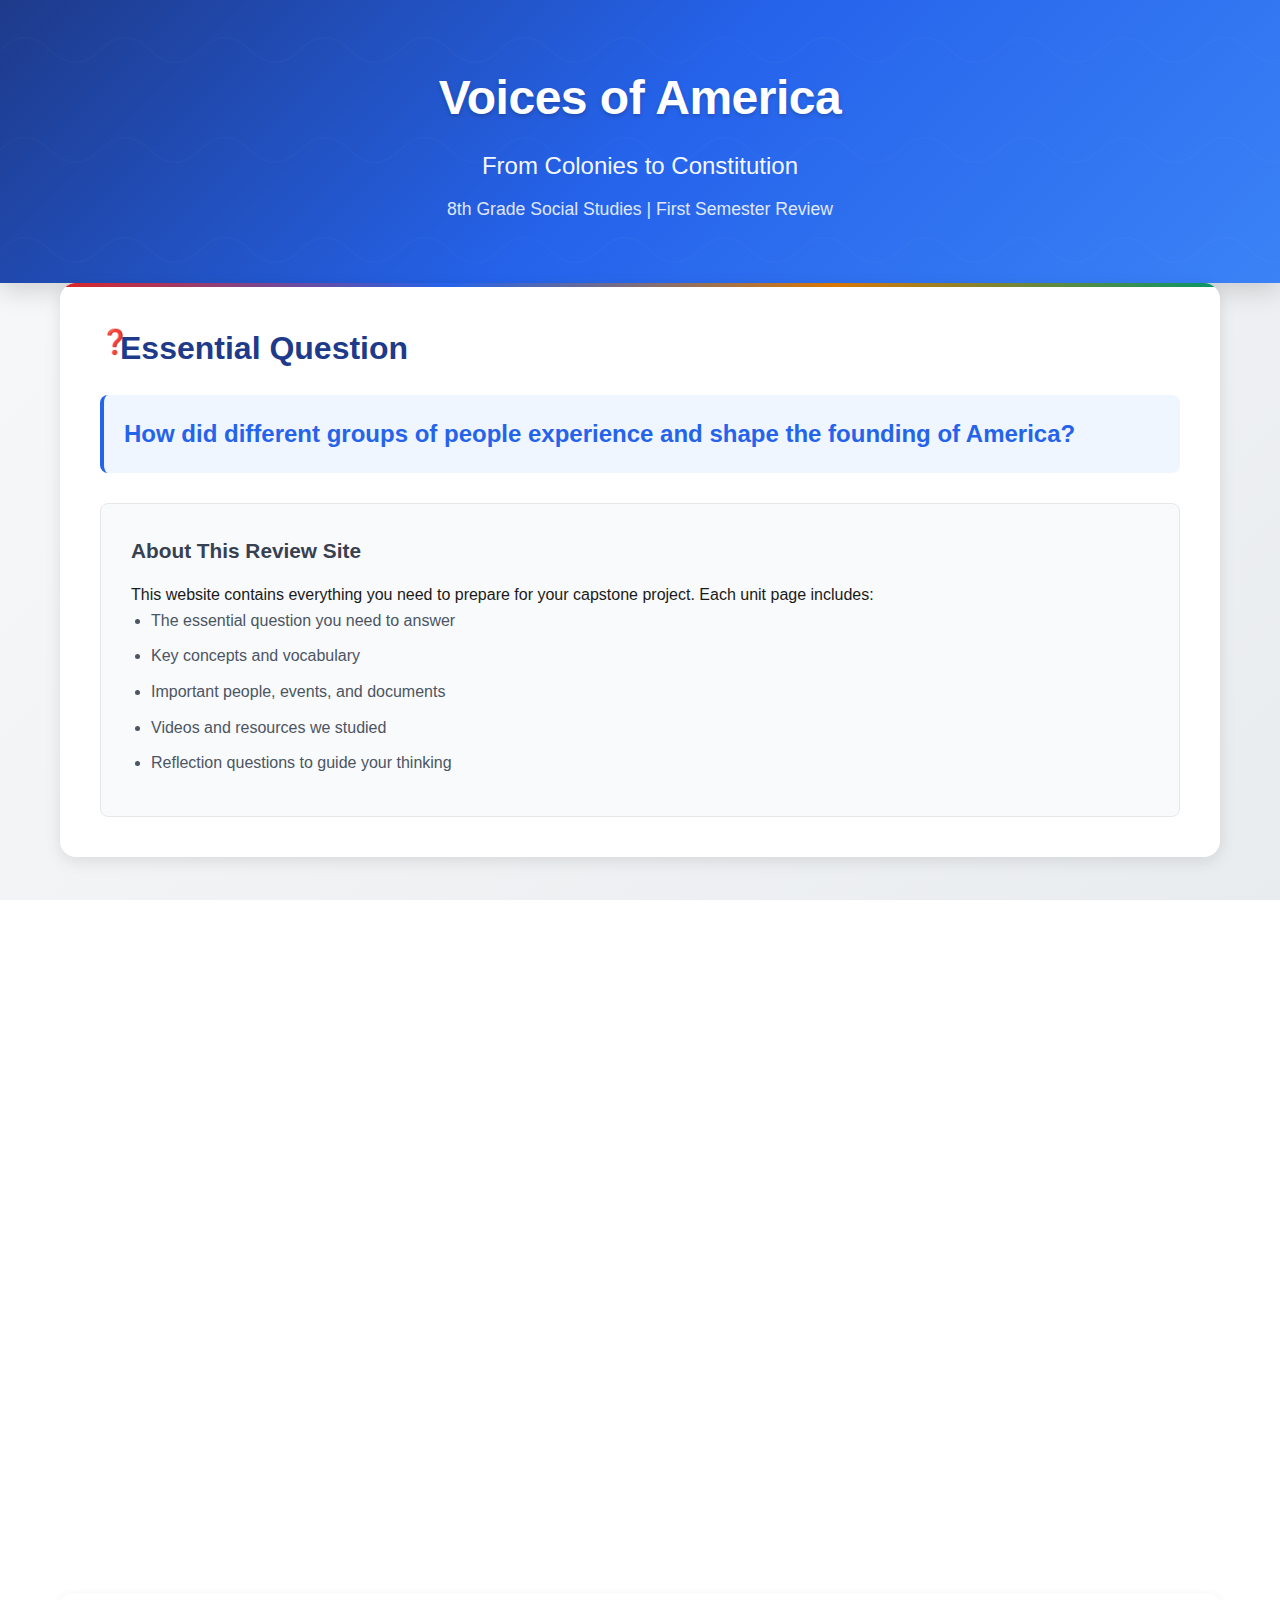
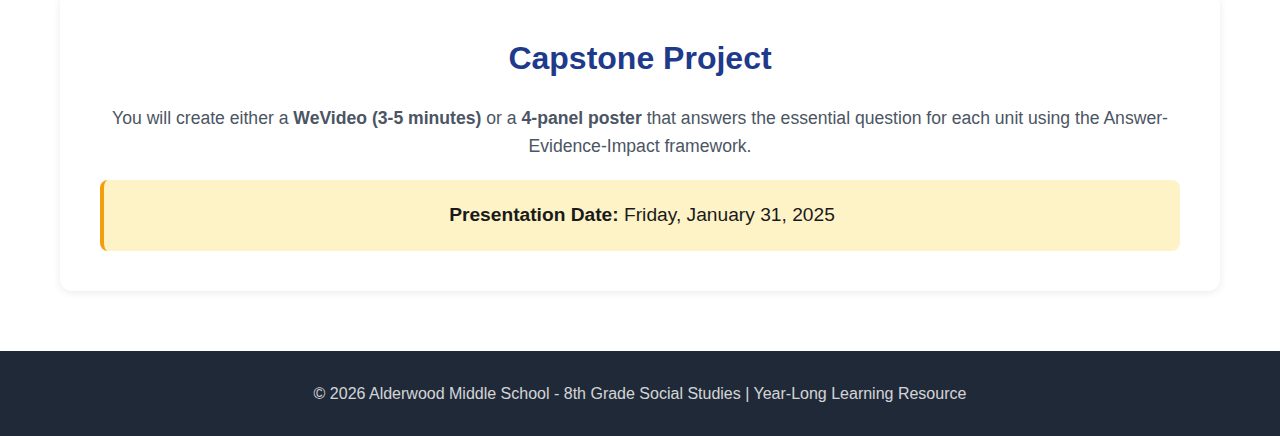
<file: index.html>
<!DOCTYPE html>
<html lang="en">
<head>
    <meta charset="UTF-8">
    <meta name="viewport" content="width=device-width, initial-scale=1.0">
    <title>8th Grade Social Studies - First Semester Review</title>
    <link rel="stylesheet" href="styles.css">
</head>
<body>
    <header>
        <div class="container">
            <h1>Voices of America</h1>
            <p class="subtitle">From Colonies to Constitution</p>
            <p class="course-info">8th Grade Social Studies | First Semester Review</p>
        </div>
    </header>

    <main class="container">
        <section class="intro">
            <h2>Essential Question</h2>
            <p class="big-question">How did different groups of people experience and shape the founding of America?</p>

            <div class="info-box">
                <h3>About This Review Site</h3>
                <p>This website contains everything you need to prepare for your capstone project. Each unit page includes:</p>
                <ul>
                    <li>The essential question you need to answer</li>
                    <li>Key concepts and vocabulary</li>
                    <li>Important people, events, and documents</li>
                    <li>Videos and resources we studied</li>
                    <li>Reflection questions to guide your thinking</li>
                </ul>
            </div>
        </section>

        <section class="units-grid">
            <div class="unit-card unit1">
                <div class="unit-number">Unit 1</div>
                <h2>The 13 Colonies</h2>
                <p class="essential-q">How did geography and economic systems create different societies in colonial America?</p>
                <a href="unit1.html" class="btn">Explore Unit 1 →</a>
            </div>

            <div class="unit-card unit2">
                <div class="unit-number">Unit 2</div>
                <h2>The Triangle Trade</h2>
                <p class="essential-q">How did the Triangle Trade create wealth for some while causing suffering for others?</p>
                <a href="unit2.html" class="btn">Explore Unit 2 →</a>
            </div>

            <div class="unit-card unit3">
                <div class="unit-number">Unit 3</div>
                <h2>Revolutionary Voices</h2>
                <p class="essential-q">Why did different groups have such different perspectives on the American Revolution?</p>
                <a href="unit3.html" class="btn">Explore Unit 3 →</a>
            </div>

            <div class="unit-card unit4">
                <div class="unit-number">Unit 4</div>
                <h2>The Constitution</h2>
                <p class="essential-q">How did the founders balance strong government with protection of individual rights?</p>
                <a href="unit4.html" class="btn">Explore Unit 4 →</a>
            </div>
        </section>

        <section class="capstone-info">
            <h2>Capstone Project</h2>
            <p>You will create either a <strong>WeVideo (3-5 minutes)</strong> or a <strong>4-panel poster</strong> that answers the essential question for each unit using the Answer-Evidence-Impact framework.</p>

            <div class="deadline">
                <strong>Presentation Date:</strong> Friday, January 31, 2025
            </div>
        </section>
    </main>

    <footer>
        <div class="container">
            <p>&copy; 2026 Alderwood Middle School - 8th Grade Social Studies | Year-Long Learning Resource</p>
        </div>
    </footer>

    <script src="script.js"></script>
</body>
</html>
</file>
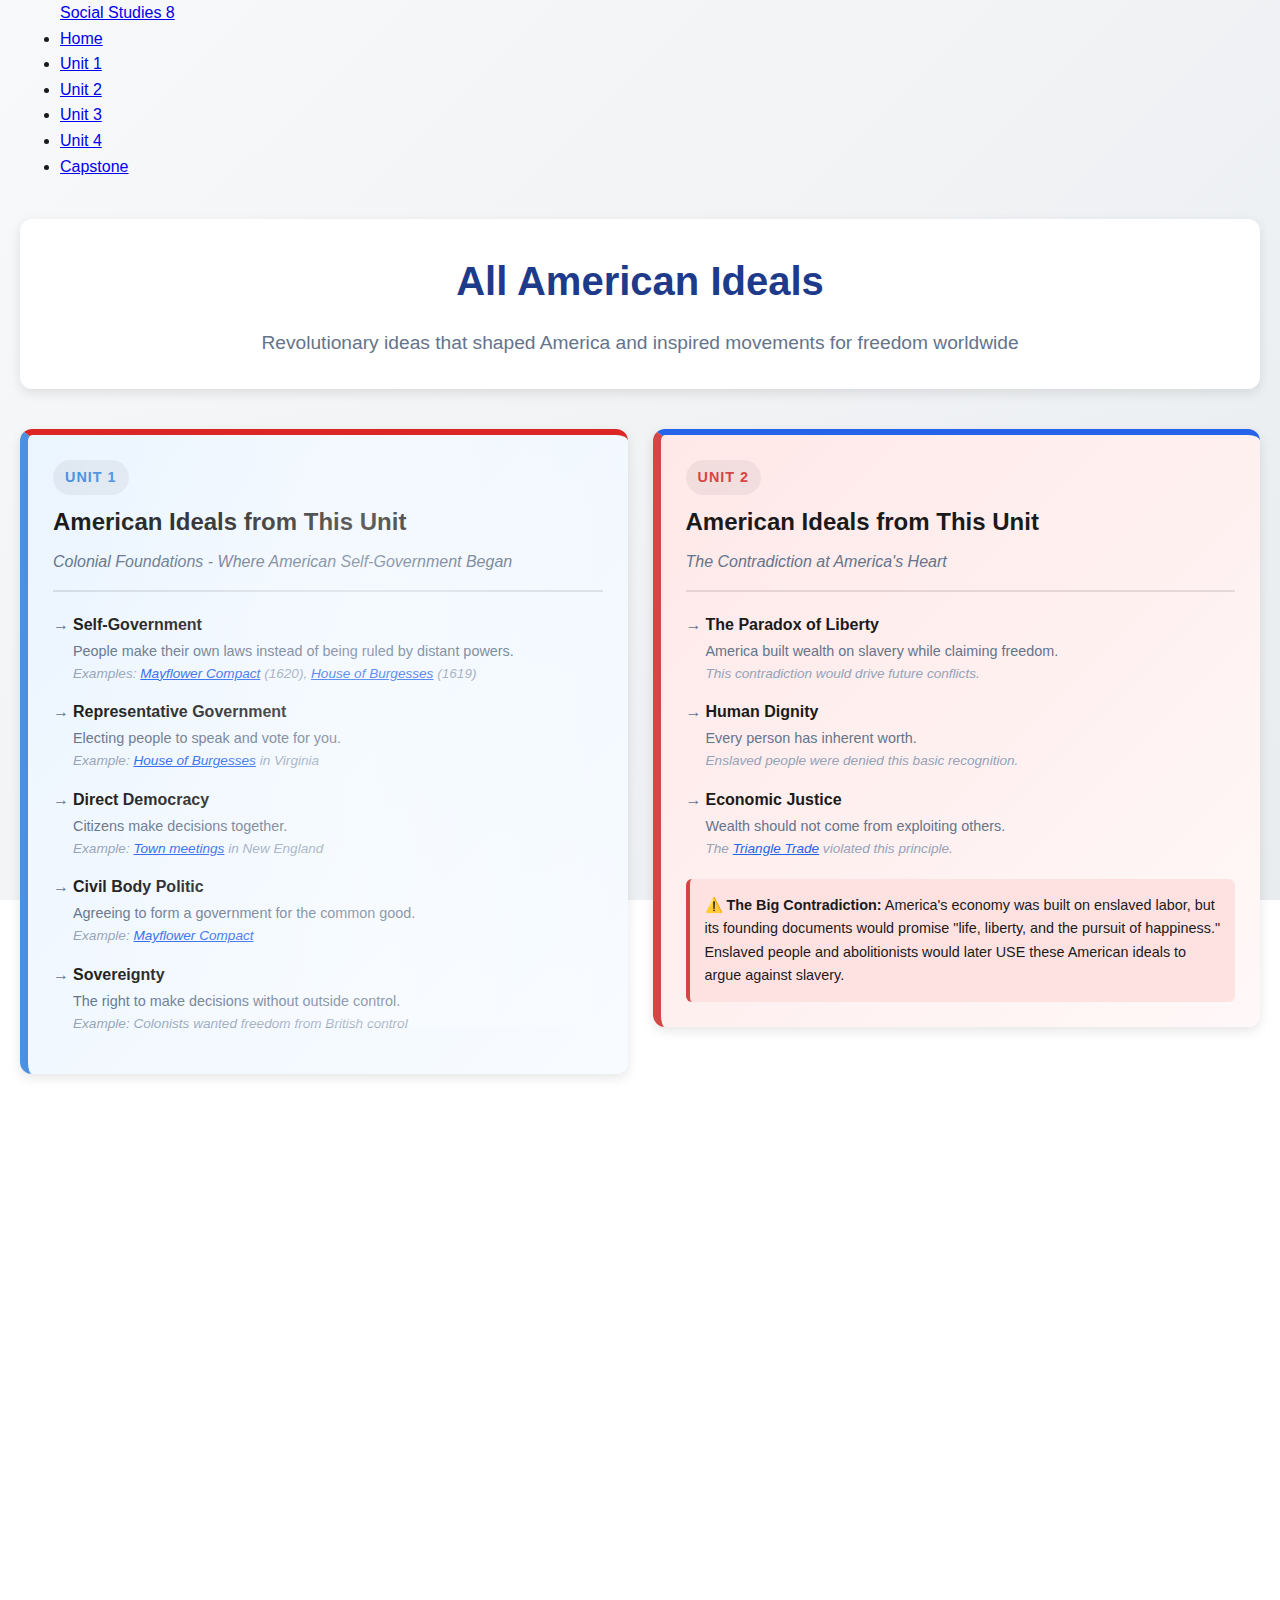
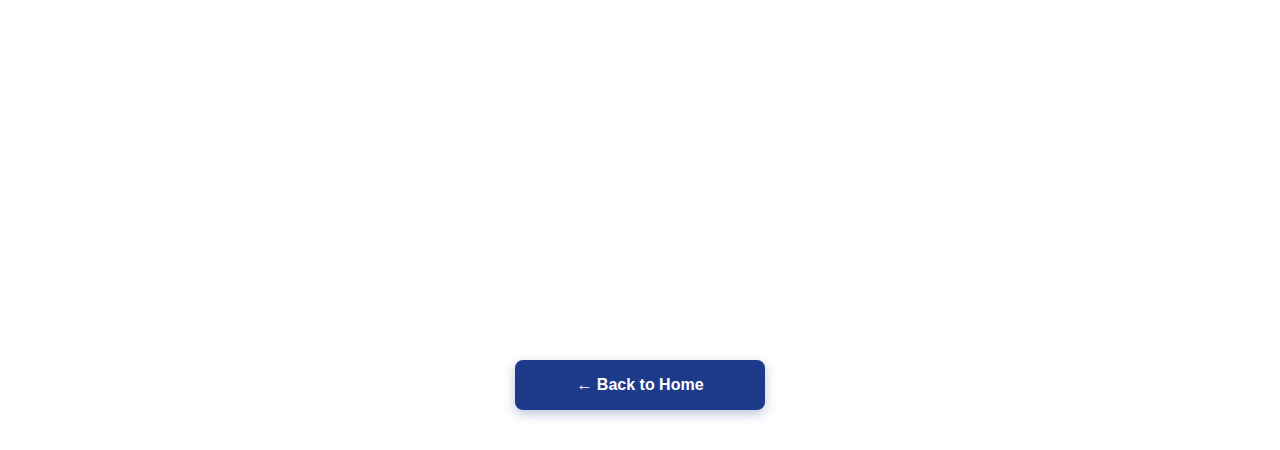
<file: all-ideals.html>
<!DOCTYPE html>
<html lang="en">
<head>
    <meta charset="UTF-8">
    <meta name="viewport" content="width=device-width, initial-scale=1.0">
    <title>All American Ideals - Social Studies 8</title>
    <link rel="stylesheet" href="styles.css">
    <style>
        /* Page-specific styles */
        .all-ideals-container {
            max-width: 1400px;
            margin: 40px auto;
            padding: 0 20px;
        }

        .page-header {
            text-align: center;
            margin-bottom: 40px;
            padding: 30px 20px;
            background: white;
            border-radius: 12px;
            box-shadow: 0 4px 12px rgba(0, 0, 0, 0.1);
        }

        .page-header h1 {
            font-size: 2.5rem;
            color: #1e3a8a;
            margin-bottom: 15px;
        }

        .page-header p {
            font-size: 1.2rem;
            color: #64748b;
            max-width: 800px;
            margin: 0 auto;
        }

        /* 2x2 Grid Layout */
        .ideals-grid {
            display: grid;
            grid-template-columns: repeat(2, 1fr);
            gap: 25px;
            margin-bottom: 40px;
            align-items: start;
        }

        .unit-card {
            background: white;
            border-radius: 12px;
            box-shadow: 0 4px 12px rgba(0, 0, 0, 0.1);
            padding: 25px;
            transition: all 0.3s ease;
            height: auto;
            overflow: visible;
        }

        .unit-card:hover {
            transform: translateY(-5px);
            box-shadow: 0 8px 20px rgba(0, 0, 0, 0.15);
        }

        /* Unit-specific colors */
        .unit-card.unit1 {
            border-left: 8px solid #4A90E2;
            background: linear-gradient(135deg, #EBF5FF 0%, #F8FBFF 100%);
        }

        .unit-card.unit2 {
            border-left: 8px solid #D64545;
            background: linear-gradient(135deg, #FFE8E8 0%, #FFF8F8 100%);
        }

        .unit-card.unit3 {
            border-left: 8px solid #52A55A;
            background: linear-gradient(135deg, #E8F8E8 0%, #F8FFF8 100%);
        }

        .unit-card.unit4 {
            border-left: 8px solid #8B5FBF;
            background: linear-gradient(135deg, #F3E8FF 0%, #FBF8FF 100%);
        }

        .unit-card-header {
            margin-bottom: 20px;
            padding-bottom: 15px;
            border-bottom: 2px solid rgba(0, 0, 0, 0.1);
        }

        .unit-number {
            font-size: 0.9rem;
            font-weight: 700;
            text-transform: uppercase;
            letter-spacing: 1px;
            margin-bottom: 8px;
        }

        .unit1 .unit-number { color: #4A90E2; }
        .unit2 .unit-number { color: #D64545; }
        .unit3 .unit-number { color: #52A55A; }
        .unit4 .unit-number { color: #8B5FBF; }

        .unit-card-header h2 {
            font-size: 1.5rem;
            color: #1a1a1a;
            margin-bottom: 8px;
        }

        .unit-subtitle {
            font-size: 1rem;
            color: #64748b;
            font-style: italic;
        }

        /* Ideal items - condensed version */
        .ideal-list {
            list-style: none;
            padding: 0;
            margin: 0;
        }

        .ideal-list li {
            margin-bottom: 15px;
            padding-left: 20px;
            position: relative;
        }

        .ideal-list li:before {
            content: "→";
            position: absolute;
            left: 0;
            font-weight: bold;
            color: #64748b;
        }

        .ideal-list strong {
            font-size: 1rem;
            color: #1a1a1a;
            display: block;
            margin-bottom: 3px;
        }

        .ideal-list .ideal-description {
            font-size: 0.9rem;
            color: #64748b;
            line-height: 1.4;
        }

        .ideal-list .ideal-example {
            font-size: 0.85rem;
            color: #94a3b8;
            font-style: italic;
            margin-top: 2px;
        }

        /* Back button */
        .back-button {
            display: inline-block;
            padding: 12px 28px;
            background: #1e3a8a;
            color: white;
            text-decoration: none;
            border-radius: 8px;
            font-weight: 600;
            transition: all 0.3s ease;
            box-shadow: 0 4px 12px rgba(30, 58, 138, 0.3);
            text-align: center;
            margin: 0 auto;
            display: block;
            max-width: 250px;
        }

        .back-button:hover {
            transform: translateY(-2px);
            box-shadow: 0 6px 20px rgba(30, 58, 138, 0.4);
            background: #2563eb;
        }

        /* Responsive Design */
        @media (max-width: 900px) {
            .ideals-grid {
                grid-template-columns: 1fr;
                gap: 20px;
            }

            .page-header h1 {
                font-size: 2rem;
            }

            .page-header p {
                font-size: 1rem;
            }
        }

        @media (max-width: 600px) {
            .unit-card {
                padding: 20px;
            }

            .unit-card-header h2 {
                font-size: 1.2rem;
            }

            .page-header h1 {
                font-size: 1.5rem;
            }
        }
    </style>
</head>
<body>
    <!-- Navigation -->
    <nav>
        <div class="container">
            <a href="index.html" class="nav-brand">Social Studies 8</a>
            <ul class="nav-links">
                <li><a href="index.html">Home</a></li>
                <li><a href="unit1.html">Unit 1</a></li>
                <li><a href="unit2.html">Unit 2</a></li>
                <li><a href="unit3.html">Unit 3</a></li>
                <li><a href="unit4.html">Unit 4</a></li>
                <li><a href="capstone.html">Capstone</a></li>
            </ul>
        </div>
    </nav>

    <div class="all-ideals-container">
        <!-- Page Header -->
        <div class="page-header">
            <h1>All American Ideals</h1>
            <p>Revolutionary ideas that shaped America and inspired movements for freedom worldwide</p>
        </div>

        <!-- 2x2 Grid of Units -->
        <div class="ideals-grid">
            <!-- Unit 1: Colonial Foundations -->
            <div class="unit-card unit1">
                <div class="unit-card-header">
                    <div class="unit-number">Unit 1</div>
                    <h2>American Ideals from This Unit</h2>
                    <p class="unit-subtitle">Colonial Foundations - Where American Self-Government Began</p>
                </div>
                <ul class="ideal-list">
                    <li>
                        <strong>Self-Government</strong>
                        <div class="ideal-description">People make their own laws instead of being ruled by distant powers.</div>
                        <div class="ideal-example">Examples: <a href="https://kids.kiddle.co/Mayflower_Compact" target="_blank" style="color: #2563eb; text-decoration: underline;">Mayflower Compact</a> (1620), <a href="https://kids.kiddle.co/House_of_Burgesses" target="_blank" style="color: #2563eb; text-decoration: underline;">House of Burgesses</a> (1619)</div>
                    </li>
                    <li>
                        <strong>Representative Government</strong>
                        <div class="ideal-description">Electing people to speak and vote for you.</div>
                        <div class="ideal-example">Example: <a href="https://kids.kiddle.co/House_of_Burgesses" target="_blank" style="color: #2563eb; text-decoration: underline;">House of Burgesses</a> in Virginia</div>
                    </li>
                    <li>
                        <strong>Direct Democracy</strong>
                        <div class="ideal-description">Citizens make decisions together.</div>
                        <div class="ideal-example">Example: <a href="https://kids.kiddle.co/Town_meeting" target="_blank" style="color: #2563eb; text-decoration: underline;">Town meetings</a> in New England</div>
                    </li>
                    <li>
                        <strong>Civil Body Politic</strong>
                        <div class="ideal-description">Agreeing to form a government for the common good.</div>
                        <div class="ideal-example">Example: <a href="https://kids.kiddle.co/Mayflower_Compact" target="_blank" style="color: #2563eb; text-decoration: underline;">Mayflower Compact</a></div>
                    </li>
                    <li>
                        <strong>Sovereignty</strong>
                        <div class="ideal-description">The right to make decisions without outside control.</div>
                        <div class="ideal-example">Example: Colonists wanted freedom from British control</div>
                    </li>
                </ul>
            </div>

            <!-- Unit 2: The Contradiction -->
            <div class="unit-card unit2">
                <div class="unit-card-header">
                    <div class="unit-number">Unit 2</div>
                    <h2>American Ideals from This Unit</h2>
                    <p class="unit-subtitle">The Contradiction at America's Heart</p>
                </div>
                <ul class="ideal-list">
                    <li>
                        <strong>The Paradox of Liberty</strong>
                        <div class="ideal-description">America built wealth on slavery while claiming freedom.</div>
                        <div class="ideal-example">This contradiction would drive future conflicts.</div>
                    </li>
                    <li>
                        <strong>Human Dignity</strong>
                        <div class="ideal-description">Every person has inherent worth.</div>
                        <div class="ideal-example">Enslaved people were denied this basic recognition.</div>
                    </li>
                    <li>
                        <strong>Economic Justice</strong>
                        <div class="ideal-description">Wealth should not come from exploiting others.</div>
                        <div class="ideal-example">The <a href="https://kids.kiddle.co/Triangular_trade" target="_blank" style="color: #2563eb; text-decoration: underline;">Triangle Trade</a> violated this principle.</div>
                    </li>
                </ul>
                <div style="margin-top: 20px; padding: 15px; background: #fee2e2; border-left: 4px solid #D64545; border-radius: 6px;">
                    <p style="font-size: 0.9rem; color: #1a1a1a; margin: 0;"><strong>⚠️ The Big Contradiction:</strong> America's economy was built on enslaved labor, but its founding documents would promise "life, liberty, and the pursuit of happiness." Enslaved people and abolitionists would later USE these American ideals to argue against slavery.</p>
                </div>
            </div>

            <!-- Unit 3: Revolutionary Ideas -->
            <div class="unit-card unit3">
                <div class="unit-card-header">
                    <div class="unit-number">Unit 3</div>
                    <h2>American Ideals from This Unit</h2>
                    <p class="unit-subtitle">Revolutionary Ideas That Inspired the World</p>
                </div>
                <ul class="ideal-list">
                    <li>
                        <strong>"All Men Are Created Equal"</strong>
                        <div class="ideal-description">Every person is born with the same basic worth.</div>
                        <div class="ideal-example">From: <a href="https://kids.kiddle.co/United_States_Declaration_of_Independence" target="_blank" style="color: #2563eb; text-decoration: underline;">Declaration of Independence</a> (1776)</div>
                    </li>
                    <li>
                        <strong>Natural/Unalienable Rights</strong>
                        <div class="ideal-description">Life, liberty, pursuit of happiness—cannot be taken away.</div>
                        <div class="ideal-example">From: <a href="https://kids.kiddle.co/United_States_Declaration_of_Independence" target="_blank" style="color: #2563eb; text-decoration: underline;">Declaration of Independence</a></div>
                    </li>
                    <li>
                        <strong>Consent of the Governed</strong>
                        <div class="ideal-description">Government power comes from the people, not kings.</div>
                        <div class="ideal-example">From: <a href="https://kids.kiddle.co/United_States_Declaration_of_Independence" target="_blank" style="color: #2563eb; text-decoration: underline;">Declaration of Independence</a></div>
                    </li>
                    <li>
                        <strong>"No Taxation Without Representation"</strong>
                        <div class="ideal-description">No taxes without a voice in government.</div>
                        <div class="ideal-example">Revolutionary slogan; colonists' rallying cry</div>
                    </li>
                    <li>
                        <strong>"Remember the Ladies"</strong>
                        <div class="ideal-description">Abigail Adams' demand for women's inclusion (1776).</div>
                        <div class="ideal-example">Shows women were excluded despite contributing to Revolution.</div>
                    </li>
                    <li>
                        <strong>Love of Freedom</strong>
                        <div class="ideal-description">Phillis Wheatley: ALL people desire liberty.</div>
                        <div class="ideal-example">Shows enslaved people believed in American ideals too.</div>
                    </li>
                </ul>
            </div>

            <!-- Unit 4: Constitutional Framework -->
            <div class="unit-card unit4">
                <div class="unit-card-header">
                    <div class="unit-number">Unit 4</div>
                    <h2>American Ideals from This Unit</h2>
                    <p class="unit-subtitle">Building a Government That Protects Freedom</p>
                </div>
                <ul class="ideal-list">
                    <li>
                        <strong>"We the People"</strong>
                        <div class="ideal-description">Government belongs to the people, not rulers.</div>
                        <div class="ideal-example">From: <a href="https://kids.kiddle.co/Constitution_of_the_United_States" target="_blank" style="color: #2563eb; text-decoration: underline;">Constitution</a> Preamble</div>
                    </li>
                    <li>
                        <strong>Checks & Balances</strong>
                        <div class="ideal-description">Each branch limits the others—prevents tyranny.</div>
                        <div class="ideal-example">Revolutionary way to prevent abuse of power.</div>
                    </li>
                    <li>
                        <strong>Separation of Powers</strong>
                        <div class="ideal-description">Three branches: legislative, executive, judicial.</div>
                        <div class="ideal-example">No single person or group has all power.</div>
                    </li>
                    <li>
                        <strong><a href="https://kids.kiddle.co/Constitution_of_the_United_States#The_Bill_of_Rights_.28First_10_Amendments.29" target="_blank" style="color: #2563eb; text-decoration: underline;">Bill of Rights</a></strong>
                        <div class="ideal-description">First 10 Amendments protect freedoms FROM government.</div>
                        <div class="ideal-example">Added because Anti-Federalists demanded protection of rights.</div>
                    </li>
                    <li>
                        <strong>1st Amendment Freedoms</strong>
                        <div class="ideal-description">Speech, religion, press, assembly.</div>
                        <div class="ideal-example">Government CANNOT take these freedoms away.</div>
                    </li>
                    <li>
                        <strong>Due Process</strong>
                        <div class="ideal-description">Fair procedures before losing life, liberty, property.</div>
                        <div class="ideal-example">5th and 14th Amendments.</div>
                    </li>
                    <li>
                        <strong>Amendment Process</strong>
                        <div class="ideal-description">The <a href="https://kids.kiddle.co/Constitution_of_the_United_States" target="_blank" style="color: #2563eb; text-decoration: underline;">Constitution</a> can change to expand rights.</div>
                        <div class="ideal-example">THIS IS KEY: The framework allowed future expansion!</div>
                    </li>
                </ul>
            </div>
        </div>

        <!-- Back to Home Button -->
        <a href="index.html" class="back-button">← Back to Home</a>
    </div>

    <script src="script.js"></script>
</body>
</html>
</file>
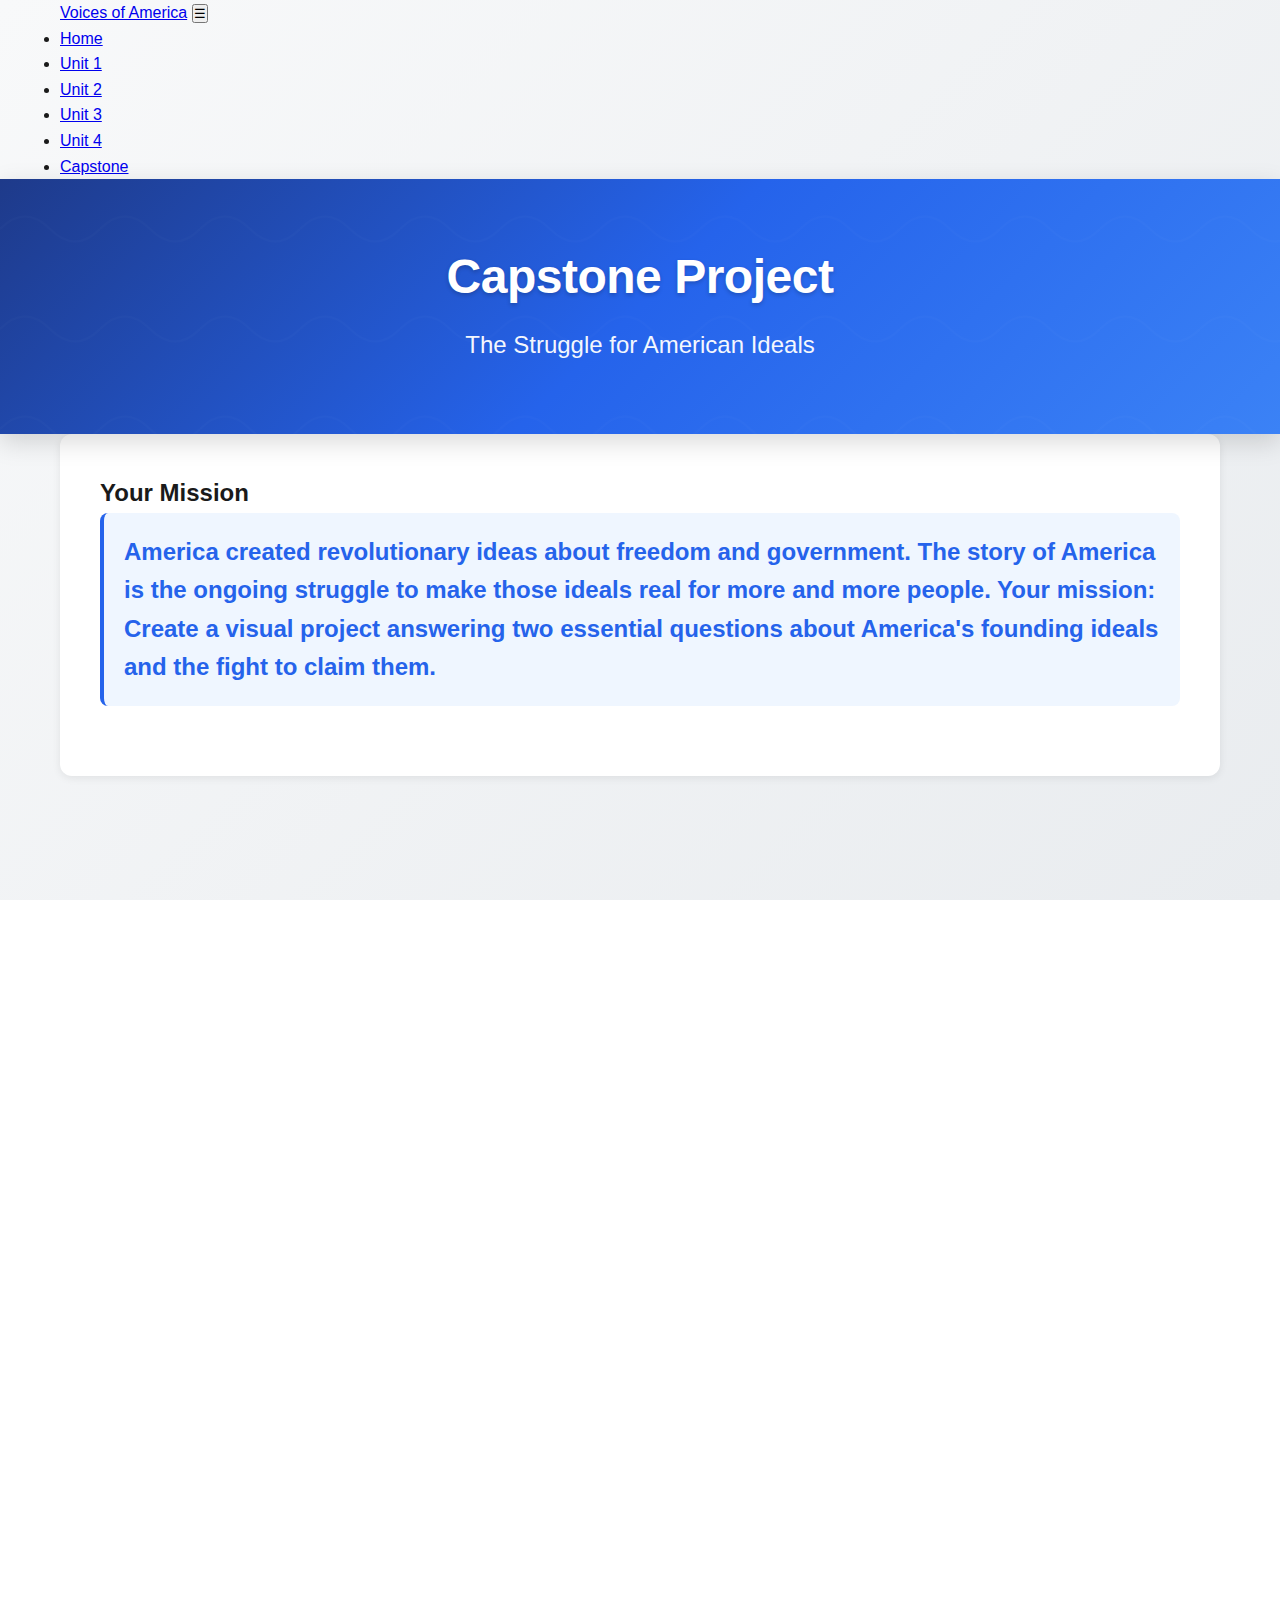
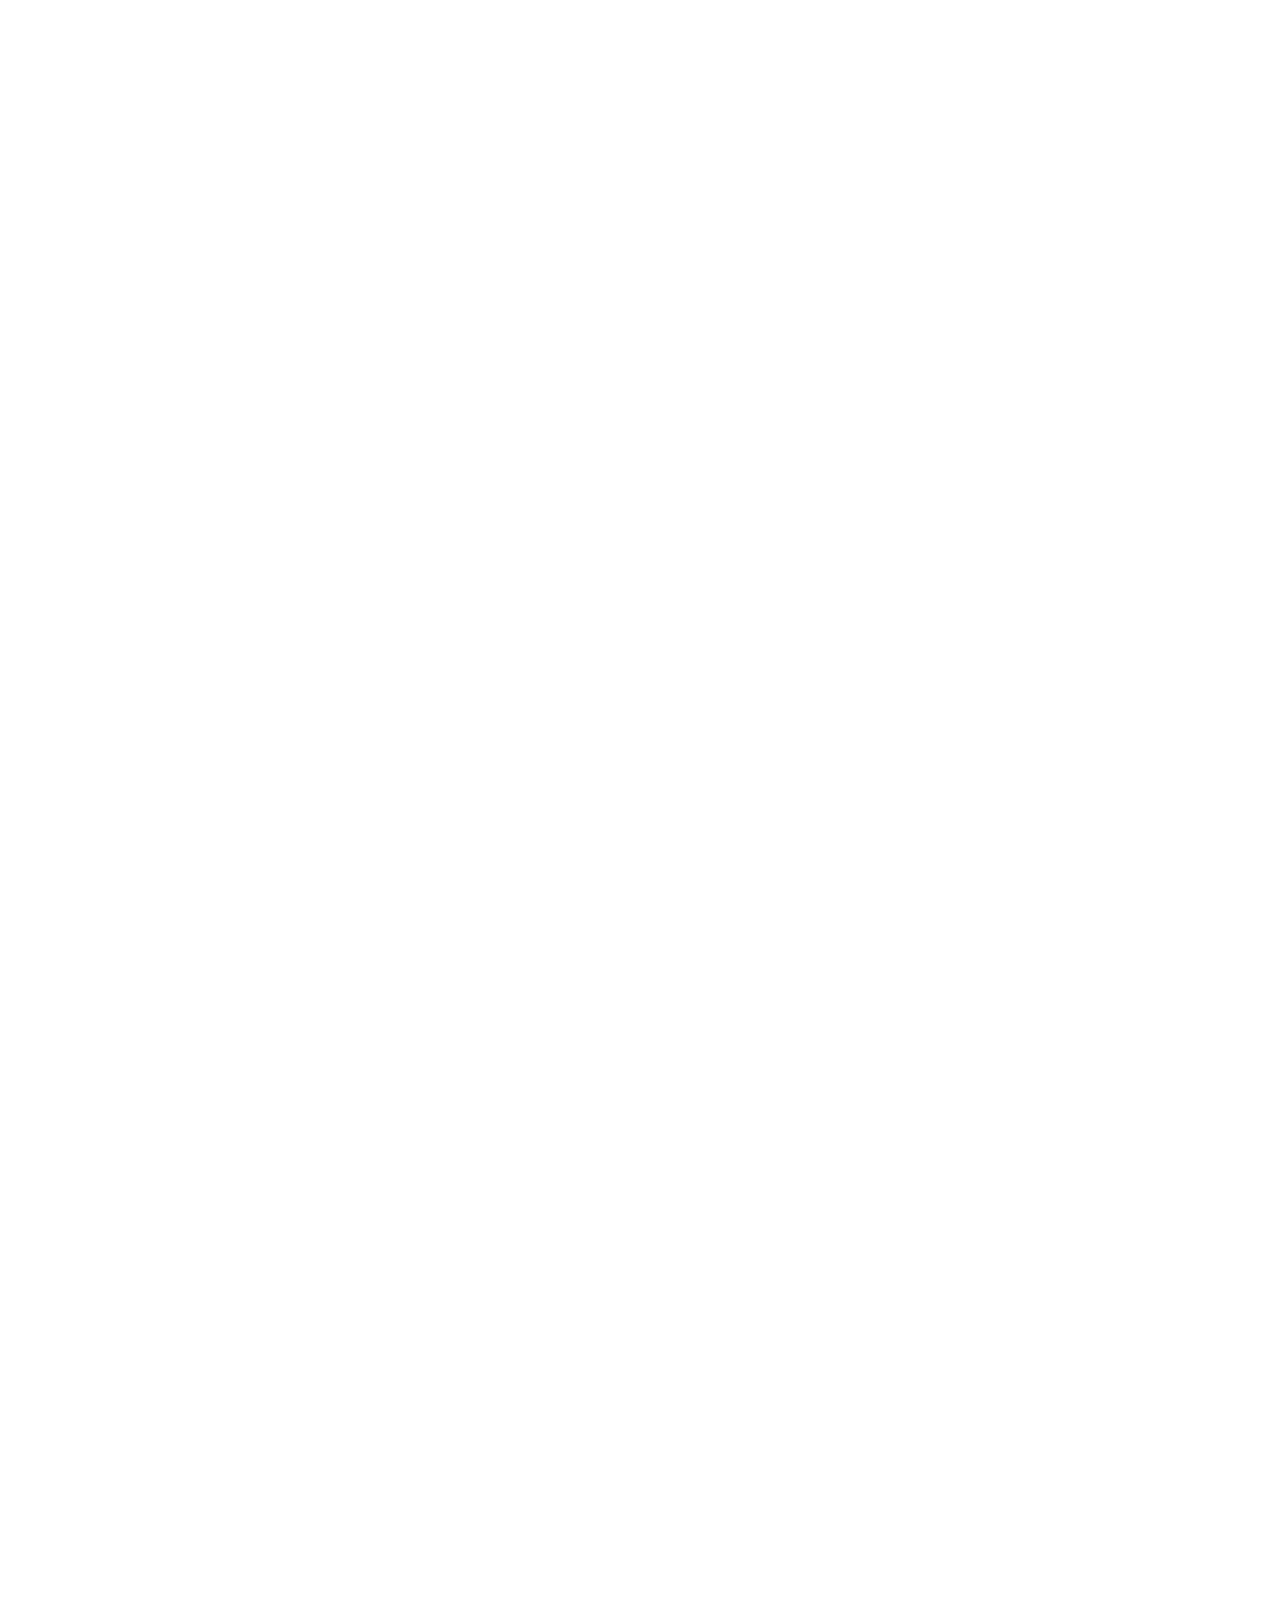
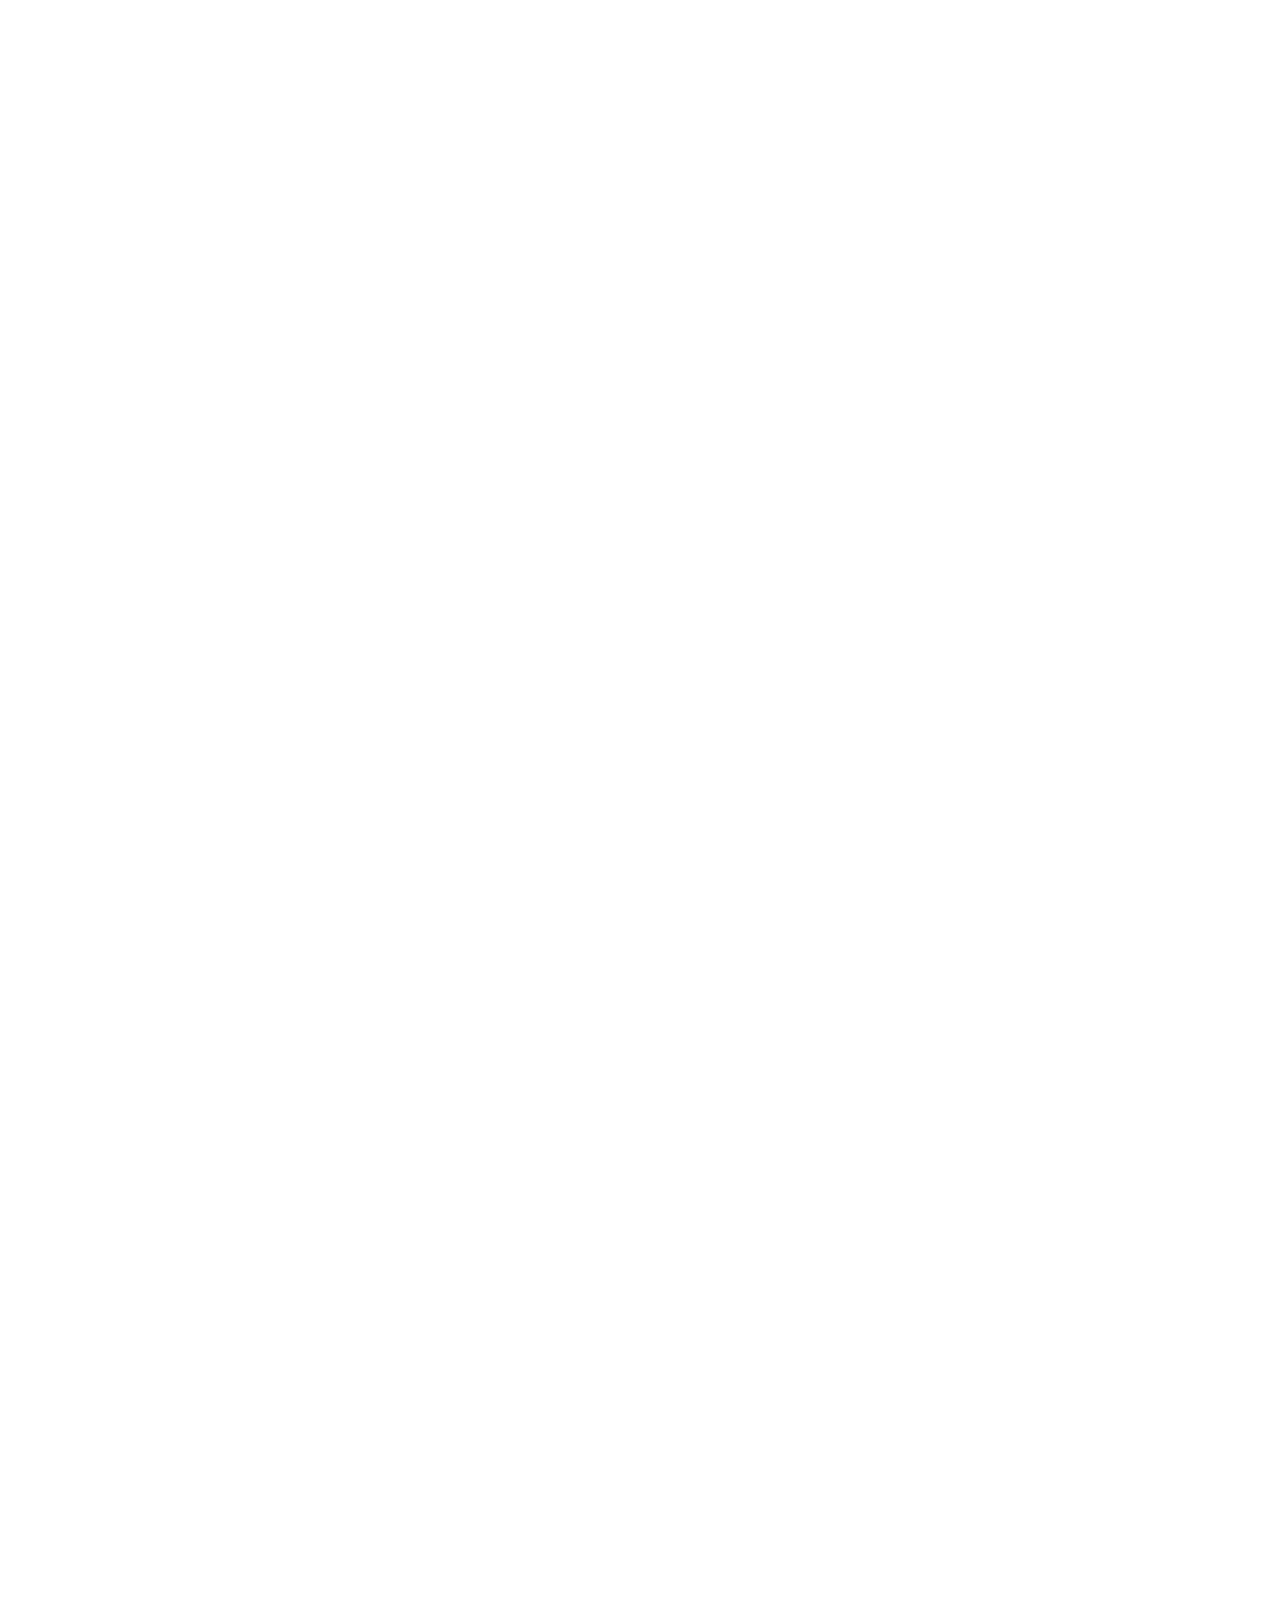
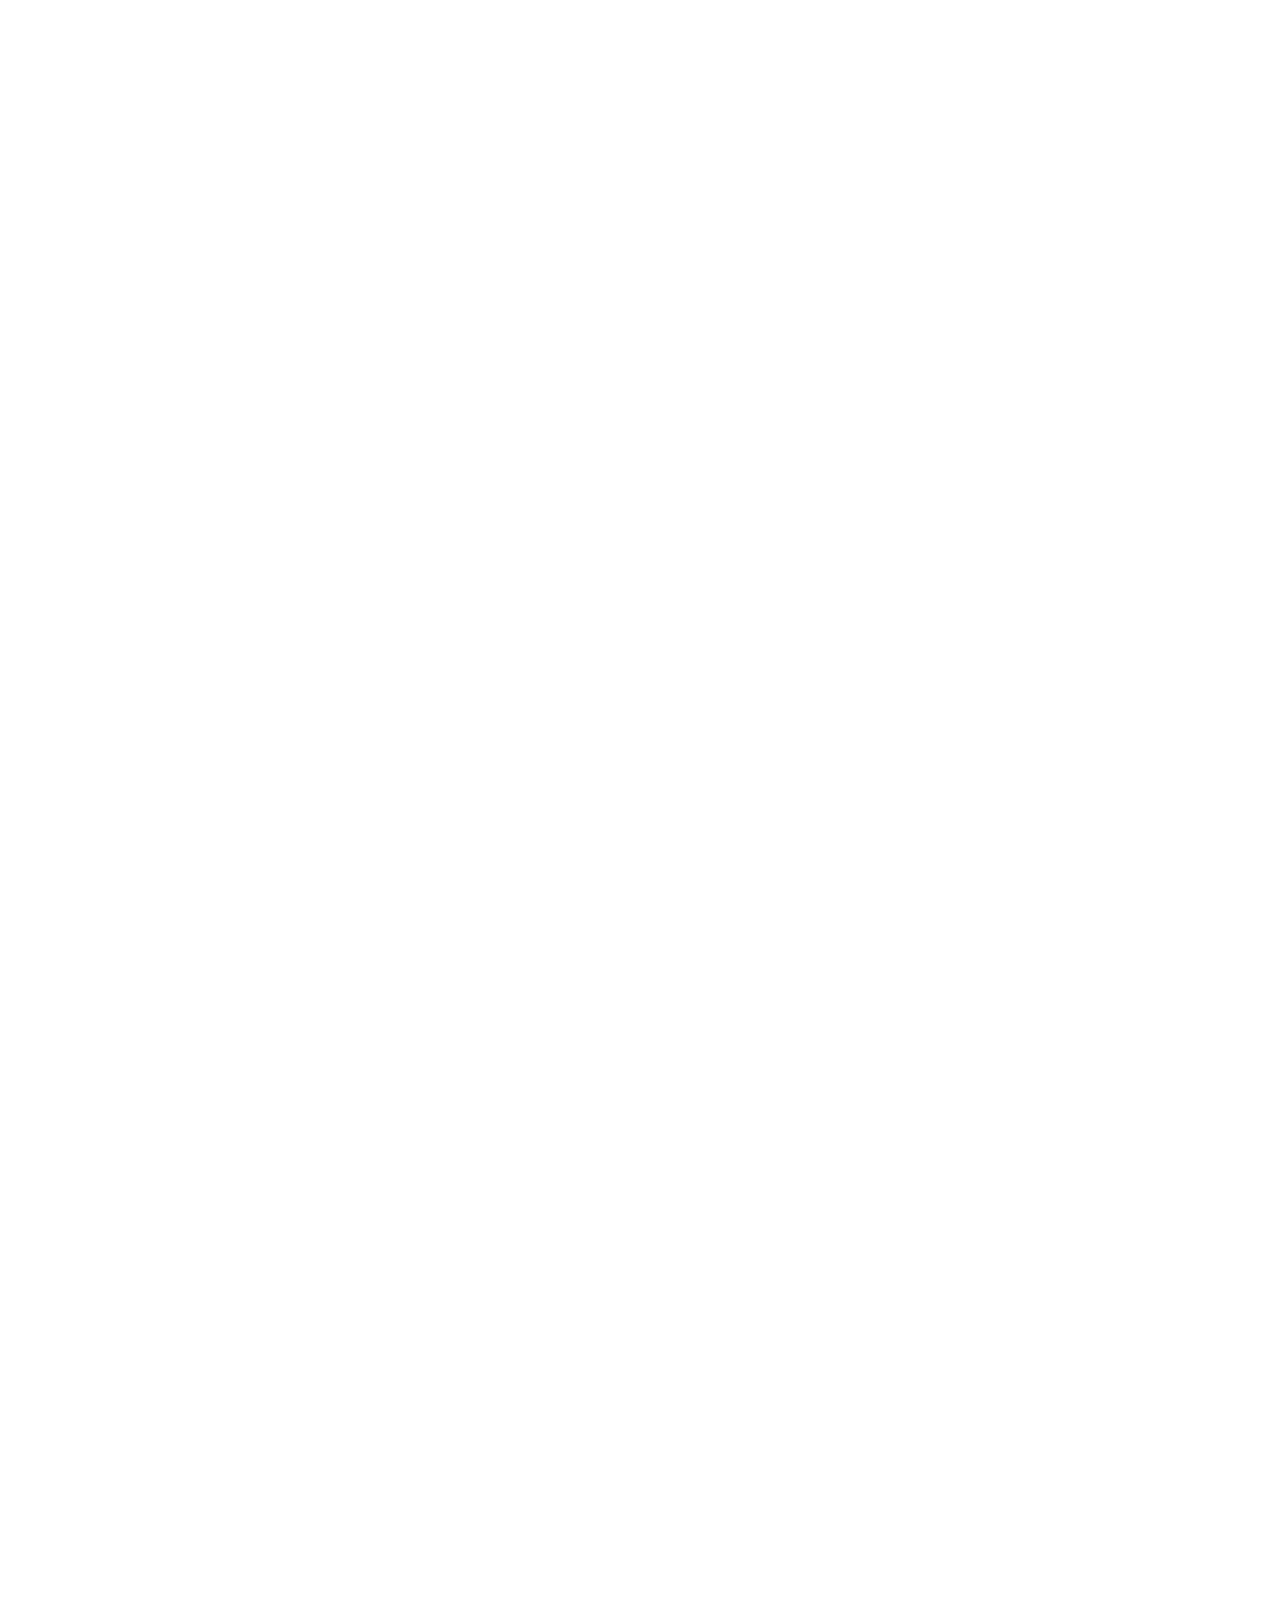
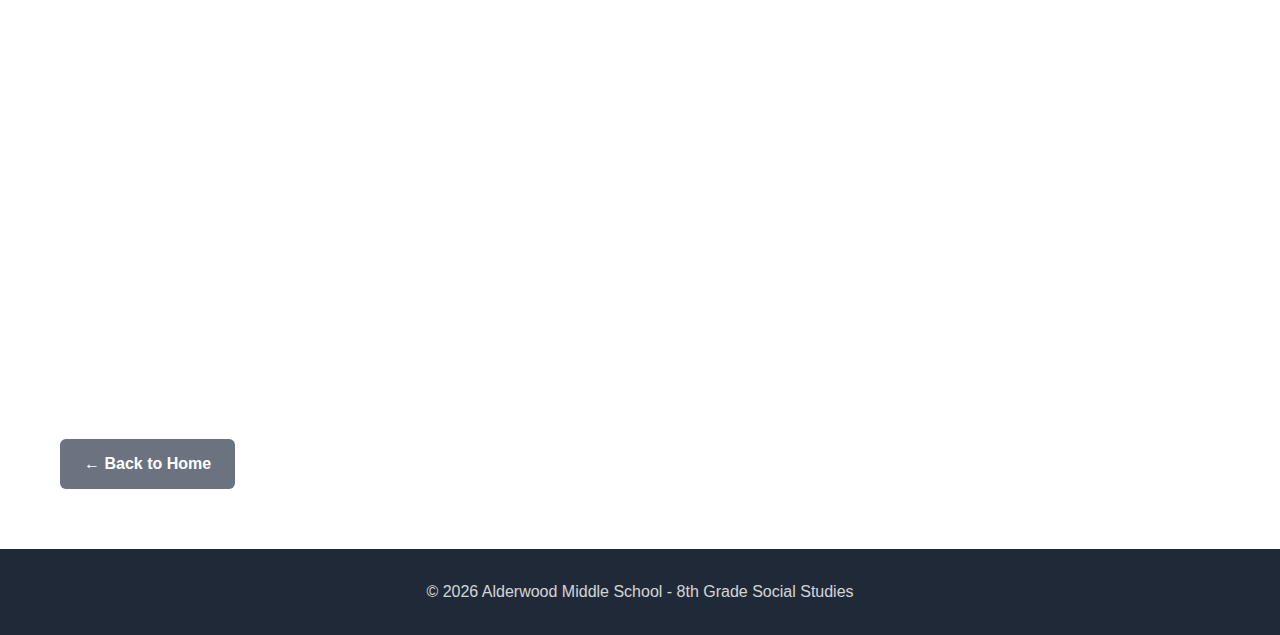
<file: capstone.html>
<!DOCTYPE html>
<html lang="en">
<head>
    <meta charset="UTF-8">
    <meta name="viewport" content="width=device-width, initial-scale=1.0">
    <title>Capstone Project | 8th Grade Social Studies</title>
    <link rel="stylesheet" href="styles.css">
</head>
<body>
    <nav>
        <div class="container">
            <a href="index.html" class="nav-brand">Voices of America</a>
            <button class="nav-toggle" aria-label="Toggle navigation" aria-expanded="false">☰</button>
            <ul class="nav-links">
                <li><a href="index.html">Home</a></li>
                <li><a href="unit1.html">Unit 1</a></li>
                <li><a href="unit2.html">Unit 2</a></li>
                <li><a href="unit3.html">Unit 3</a></li>
                <li><a href="unit4.html">Unit 4</a></li>
                <li><a href="capstone.html">Capstone</a></li>
            </ul>
        </div>
    </nav>

    <header>
        <div class="container">
            <h1>Capstone Project</h1>
            <p class="subtitle">The Struggle for American Ideals</p>
        </div>
    </header>

    <main class="container">
        <section class="unit-header">
            <h2>Your Mission</h2>
            <p class="big-question">America created revolutionary ideas about freedom and government. The story of America is the ongoing struggle to make those ideals real for more and more people. Your mission: Create a visual project answering two essential questions about America's founding ideals and the fight to claim them.</p>
        </section>

        <section class="section">
            <h2>Two Essential Questions</h2>
            <p style="margin-bottom: 30px;">Your capstone project must answer both of these questions using evidence from all four units:</p>

            <div class="capstone-questions">
                <div class="question-card q1">
                    <h3 style="color: #3b82f6;">Question 1: Revolutionary Ideals</h3>
                    <p class="big-question">What revolutionary ideas about freedom and government did America create at its founding, and why were these ideals worth fighting for?</p>

                    <div class="hints">
                        <h4>Think about:</h4>
                        <p>What made America's ideas different from other countries? Why did people around the world see these ideas as important?</p>
                    </div>

                    <h4 style="margin-top: 15px; color: #1e3a8a;">Examples to Consider:</h4>
                    <ul>
                        <li>Declaration of Independence</li>
                        <li>Constitution and Bill of Rights</li>
                        <li>Checks and balances</li>
                        <li>"Government by the people"</li>
                    </ul>
                </div>

                <div class="question-card q2">
                    <h3 style="color: #8b5cf6;">Question 2: The Struggle for Inclusion</h3>
                    <p class="big-question">In 1787, who had access to these freedoms and who did not? How did excluded groups fight to claim these American ideals for themselves?</p>

                    <div class="hints">
                        <h4>Think about:</h4>
                        <p>Who could participate in democracy? Who couldn't? How did excluded people use American ideals to demand inclusion?</p>
                    </div>

                    <h4 style="margin-top: 15px; color: #6b21a8;">Examples to Consider:</h4>
                    <ul>
                        <li>Enslaved people using the Declaration to fight slavery</li>
                        <li>Women demanding representation</li>
                        <li>Indigenous peoples asserting sovereignty</li>
                        <li>Use of American documents to demand rights</li>
                    </ul>
                </div>
            </div>

            <div style="text-align: center; margin-top: 40px; padding: 30px; background: linear-gradient(135deg, #dbeafe 0%, #bfdbfe 100%); border-radius: 12px; border-left: 6px solid #3b82f6;">
                <h3 style="color: #1e3a8a; margin-bottom: 15px; font-size: 1.4rem;">📋 Assignment Menu Handout</h3>
                <p style="color: #1e40af; margin-bottom: 20px; font-size: 1.1rem;">Use this helpful guide to organize your thinking and plan your answers to both essential questions!</p>
                <a href="https://drive.google.com/file/d/1Z5qJh9KU-GMcFAjMEi6n8iWvUWY5aEht/preview" target="_blank" class="btn" style="background: linear-gradient(135deg, #3b82f6 0%, #2563eb 100%); font-size: 1.1rem; padding: 15px 35px;">View Assignment Menu →</a>
            </div>
        </section>

        <section class="section">
            <h2>Project Requirements</h2>
            <p style="margin-bottom: 20px;">Your project must meet these requirements for each question:</p>

            <div class="requirement-tabs">
                <button class="requirement-tab active" data-tab="q1-requirements">Question 1 Requirements</button>
                <button class="requirement-tab" data-tab="q2-requirements">Question 2 Requirements</button>
                <button class="requirement-tab" data-tab="overall-requirements">Overall Requirements</button>
            </div>

            <div class="requirement-panel active" id="q1-requirements">
                <ul>
                    <li>Identify 3-4 revolutionary ideas from founding documents</li>
                    <li>Explain WHY these ideals were important (not just what they were)</li>
                    <li>Use evidence from at least 3 units</li>
                    <li>Include quotes from founding documents</li>
                    <li>Use 5+ vocabulary terms correctly</li>
                </ul>
            </div>

            <div class="requirement-panel" id="q2-requirements">
                <ul>
                    <li>Identify who had access in 1787 (white, property-owning men)</li>
                    <li>Discuss at least 3 excluded groups (enslaved people, women, Indigenous peoples)</li>
                    <li>Use evidence from all 4 units</li>
                    <li>Explain how excluded groups fought to claim American ideals</li>
                    <li>Make 2-3 predictions about how this struggle shaped America's future</li>
                </ul>
            </div>

            <div class="requirement-panel" id="overall-requirements">
                <ul>
                    <li>Visually organized and attractive</li>
                    <li>Accurate information from class</li>
                    <li>Clear writing with good grammar</li>
                    <li>Professional appearance</li>
                    <li>Shows effort and creativity</li>
                </ul>
            </div>
        </section>

        <section class="section">
            <h2>Evidence Sources</h2>
            <p style="margin-bottom: 20px;">Review all four unit pages to gather evidence for your capstone:</p>
            <div class="units-grid" style="grid-template-columns: repeat(auto-fit, minmax(250px, 1fr)); gap: 20px;">
                <a href="unit1.html" class="unit-card unit1" style="text-decoration: none; border-top: 4px solid #dc2626;">
                    <div class="unit-number" style="color: #dc2626;">Unit 1</div>
                    <h3>The 13 Colonies</h3>
                    <p style="color: #64748b; font-size: 0.9rem; margin-top: 10px;">Early self-government examples, who was excluded</p>
                </a>
                <a href="unit2.html" class="unit-card unit2" style="text-decoration: none; border-top: 4px solid #2563eb;">
                    <div class="unit-number" style="color: #2563eb;">Unit 2</div>
                    <h3>The Triangle Trade</h3>
                    <p style="color: #64748b; font-size: 0.9rem; margin-top: 10px;">Economic contradictions, who benefited vs. suffered</p>
                </a>
                <a href="unit3.html" class="unit-card unit3" style="text-decoration: none; border-top: 4px solid #d97706;">
                    <div class="unit-number" style="color: #d97706;">Unit 3</div>
                    <h3>Revolutionary Voices</h3>
                    <p style="color: #64748b; font-size: 0.9rem; margin-top: 10px;">Declaration, natural rights, excluded groups fighting</p>
                </a>
                <a href="unit4.html" class="unit-card unit4" style="text-decoration: none; border-top: 4px solid #059669;">
                    <div class="unit-number" style="color: #059669;">Unit 4</div>
                    <h3>The Constitution</h3>
                    <p style="color: #64748b; font-size: 0.9rem; margin-top: 10px;">Bill of Rights, 3/5 Compromise, who "We the People" included</p>
                </a>
            </div>
        </section>

        <section class="section">
            <h2>Tips for Success</h2>
            <div class="tips-grid">
                <div class="tip-box q1">
                    <h4 style="color: #3b82f6;">For Question 1 (Revolutionary Ideals):</h4>
                    <p><strong>Look for:</strong> "All men are created equal", natural rights, Bill of Rights, checks and balances, representative government</p>
                    <p style="margin-top: 10px;"><strong>Explain WHY:</strong> Compare to monarchies - these ideas inspired people worldwide because they said government should serve the people, not the other way around</p>
                </div>
                <div class="tip-box q2">
                    <h4 style="color: #8b5cf6;">For Question 2 (Struggle for Inclusion):</h4>
                    <p><strong>Who was included:</strong> White, property-owning men only</p>
                    <p style="margin-top: 10px;"><strong>Who was excluded:</strong></p>
                    <ul style="margin-left: 20px; margin-top: 5px;">
                        <li>Enslaved Africans (used Declaration to fight for freedom)</li>
                        <li>Women (demanded representation - "Remember the Ladies")</li>
                        <li>Indigenous peoples (asserted sovereignty)</li>
                    </ul>
                    <div class="key-idea" style="margin-top: 15px;">
                        KEY IDEA: Excluded groups didn't reject American ideals - they demanded access to them!
                    </div>
                </div>
            </div>
        </section>

        <section class="section">
            <h2>Choose Your Format</h2>
            <p style="margin-bottom: 20px;">Choose ONE of these four formats for your capstone project:</p>

            <div class="format-options-grid">
                <div class="format-option-card" style="--accent-color: #3b82f6;">
                    <div class="format-option-number">Option 1</div>
                    <h3>Poster</h3>
                    <p class="format-description">Physical or digital poster</p>
                    <ul>
                        <li>Answer both questions clearly</li>
                        <li>Include visuals and evidence</li>
                        <li>Well-organized layout</li>
                        <li>Creative and engaging design</li>
                    </ul>
                </div>

                <div class="format-option-card" style="--accent-color: #8b5cf6;">
                    <div class="format-option-number">Option 2</div>
                    <h3>Google Site</h3>
                    <p class="format-description">Multi-page website</p>
                    <ul>
                        <li>Separate pages for each question</li>
                        <li>Embed images and text</li>
                        <li>Easy navigation</li>
                        <li>Professional appearance</li>
                    </ul>
                </div>

                <div class="format-option-card" style="--accent-color: #d97706;">
                    <div class="format-option-number">Option 3</div>
                    <h3>WeVideo</h3>
                    <p class="format-description">3-5 minute video</p>
                    <ul>
                        <li>Answer both questions with narration</li>
                        <li>Include images, clips, visuals</li>
                        <li>Clear explanations with evidence</li>
                        <li>Title and conclusion slides</li>
                    </ul>
                </div>

                <div class="format-option-card" style="--accent-color: #059669;">
                    <div class="format-option-number">Option 4</div>
                    <h3>Google Slides</h3>
                    <p class="format-description">Slide presentation</p>
                    <ul>
                        <li>Organized slide layout</li>
                        <li>Evidence with visuals</li>
                        <li>Clear text and images</li>
                        <li>Can present or submit</li>
                    </ul>
                </div>
            </div>

            <div style="text-align: center; margin-top: 40px; padding: 30px; background: linear-gradient(135deg, #fef3c7 0%, #fde68a 100%); border-radius: 12px; border-left: 6px solid #f59e0b;">
                <h3 style="color: #92400e; margin-bottom: 15px; font-size: 1.4rem;">💡 Need Layout Ideas?</h3>
                <p style="color: #78350f; margin-bottom: 20px; font-size: 1.1rem;">Check out sample layouts, design tips, and inspiration for each format!</p>
                <a href="design-ideas.html" class="btn" style="background: linear-gradient(135deg, #f59e0b 0%, #d97706 100%); font-size: 1.1rem; padding: 15px 35px;">View Design Ideas →</a>
            </div>
        </section>


        <section class="section">
            <h2>How You'll Be Graded</h2>
            <p style="margin-bottom: 20px;">Your capstone will be evaluated using this rubric (20 points total):</p>

            <div class="units-grid" style="grid-template-columns: repeat(auto-fit, minmax(250px, 1fr)); margin-top: 20px; gap: 20px;">
                <div style="background: #f9fafb; padding: 20px; border-radius: 8px; border-left: 4px solid #3b82f6;">
                    <h3 style="color: #1e3a8a; margin-bottom: 10px;">Historical Accuracy & Evidence</h3>
                    <p style="font-weight: bold; color: #3b82f6; margin-bottom: 10px;">8 points</p>
                    <ul style="font-size: 0.9rem;">
                        <li>Both questions answered thoroughly</li>
                        <li>Accurate information from class</li>
                        <li>Specific evidence from all 4 units</li>
                        <li>Vocabulary terms used correctly</li>
                    </ul>
                </div>

                <div style="background: #f9fafb; padding: 20px; border-radius: 8px; border-left: 4px solid #8b5cf6;">
                    <h3 style="color: #6b21a8; margin-bottom: 10px;">Critical Thinking & Analysis</h3>
                    <p style="font-weight: bold; color: #8b5cf6; margin-bottom: 10px;">6 points</p>
                    <ul style="font-size: 0.9rem;">
                        <li>Explains WHY, not just WHAT</li>
                        <li>Makes connections between units</li>
                        <li>Shows understanding of impact</li>
                        <li>Multiple perspectives included</li>
                    </ul>
                </div>

                <div style="background: #f9fafb; padding: 20px; border-radius: 8px; border-left: 4px solid #d97706;">
                    <h3 style="color: #92400e; margin-bottom: 10px;">Visual Design & Communication</h3>
                    <p style="font-weight: bold; color: #d97706; margin-bottom: 10px;">4 points</p>
                    <ul style="font-size: 0.9rem;">
                        <li>Well-organized and clear</li>
                        <li>Engaging visuals</li>
                        <li>Professional appearance</li>
                        <li>Proper grammar and spelling</li>
                    </ul>
                </div>

                <div style="background: #f9fafb; padding: 20px; border-radius: 8px; border-left: 4px solid #059669;">
                    <h3 style="color: #065f46; margin-bottom: 10px;">Completeness & Effort</h3>
                    <p style="font-weight: bold; color: #059669; margin-bottom: 10px;">2 points</p>
                    <ul style="font-size: 0.9rem;">
                        <li>All requirements met</li>
                        <li>Sufficient detail and depth</li>
                        <li>Creativity and effort shown</li>
                        <li>Submitted on time</li>
                    </ul>
                </div>
            </div>

            <div style="text-align: center; margin-top: 30px; padding: 25px; background: #f0fdf4; border-radius: 12px; border: 2px solid #059669;">
                <h4 style="color: #065f46; margin-bottom: 10px; font-size: 1.2rem;">📊 Want More Details?</h4>
                <p style="color: #047857; margin-bottom: 15px;">See the complete rubric with detailed descriptions of each performance level and grading criteria.</p>
                <a href="https://drive.google.com/file/d/1cmP91pR0SFJZ8RZ1y3xrMpxwdunhc5IF/preview" target="_blank" class="btn" style="background: linear-gradient(135deg, #059669 0%, #047857 100%); padding: 12px 30px;">View Detailed Rubric →</a>
            </div>
        </section>

        <section class="section reflection-questions">
            <h2>Final Tips</h2>
            <ul>
                <li>Review all four unit pages on this website before starting - each unit has evidence for both questions</li>
                <li>Use your class notes, handouts, and activities as evidence</li>
                <li>Plan your project before you start creating it</li>
                <li>Make sure you answer BOTH questions thoroughly with specific evidence</li>
                <li>Use specific examples - don't just say "people were excluded," say WHO, WHY, and HOW they fought back</li>
                <li>Remember the key message: Excluded groups fought FOR American ideals, not against them</li>
                <li>Check your work for spelling, grammar, and historical accuracy</li>
                <li>Ask questions if you're unsure about anything!</li>
            </ul>
        </section>

        <section class="section">
            <h2>Ready to Start?</h2>
            <p style="margin-bottom: 20px;">Visit each unit page to gather evidence for your capstone. Each unit includes a "Capstone Connection" section showing how that unit helps answer both questions!</p>
            <div style="margin-top: 20px; display: flex; gap: 15px; flex-wrap: wrap; justify-content: center;">
                <a href="unit1.html" class="btn">Unit 1: The 13 Colonies</a>
                <a href="unit2.html" class="btn">Unit 2: The Triangle Trade</a>
                <a href="unit3.html" class="btn">Unit 3: Revolutionary Voices</a>
                <a href="unit4.html" class="btn">Unit 4: The Constitution</a>
            </div>
        </section>

        <a href="index.html" class="back-link">← Back to Home</a>
    </main>

    <footer>
        <div class="container">
            <p>&copy; 2026 Alderwood Middle School - 8th Grade Social Studies</p>
        </div>
    </footer>

    <script src="script.js"></script>
</body>
</html>
</file>
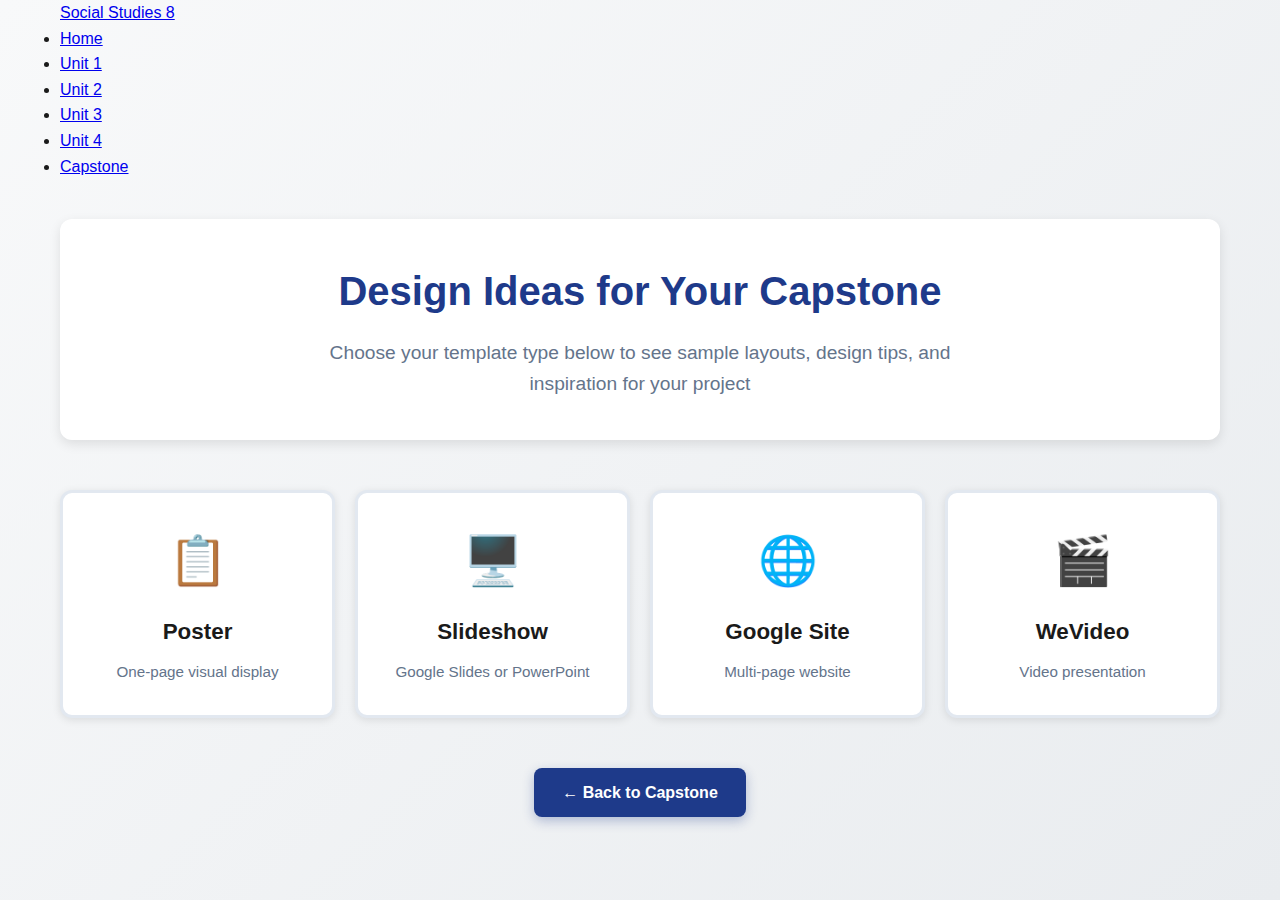
<file: design-ideas.html>
<!DOCTYPE html>
<html lang="en">
<head>
    <meta charset="UTF-8">
    <meta name="viewport" content="width=device-width, initial-scale=1.0">
    <title>Design Ideas - Social Studies 8</title>
    <link rel="stylesheet" href="styles.css">
    <style>
        /* Page-specific styles */
        .design-ideas-container {
            max-width: 1200px;
            margin: 40px auto;
            padding: 0 20px;
        }

        .page-header {
            text-align: center;
            margin-bottom: 50px;
            padding: 40px 20px;
            background: white;
            border-radius: 12px;
            box-shadow: 0 4px 12px rgba(0, 0, 0, 0.1);
        }

        .page-header h1 {
            font-size: 2.5rem;
            color: #1e3a8a;
            margin-bottom: 15px;
        }

        .page-header p {
            font-size: 1.2rem;
            color: #64748b;
            max-width: 700px;
            margin: 0 auto;
        }

        /* Template Type Buttons */
        .template-buttons {
            display: grid;
            grid-template-columns: repeat(auto-fit, minmax(250px, 1fr));
            gap: 20px;
            margin-bottom: 50px;
        }

        .template-btn {
            padding: 30px 20px;
            background: white;
            border: 3px solid #e2e8f0;
            border-radius: 12px;
            text-align: center;
            cursor: pointer;
            transition: all 0.3s ease;
            box-shadow: 0 2px 8px rgba(0, 0, 0, 0.1);
        }

        .template-btn:hover {
            transform: translateY(-5px);
            box-shadow: 0 6px 20px rgba(0, 0, 0, 0.15);
            border-color: #1e3a8a;
        }

        .template-btn.active {
            border-color: #1e3a8a;
            background: linear-gradient(135deg, #eff6ff 0%, #dbeafe 100%);
        }

        .template-btn .icon {
            font-size: 3rem;
            margin-bottom: 15px;
        }

        .template-btn h3 {
            font-size: 1.4rem;
            color: #1a1a1a;
            margin-bottom: 10px;
        }

        .template-btn p {
            font-size: 0.95rem;
            color: #64748b;
            margin: 0;
        }

        /* Design Section - Hidden by default */
        .design-section {
            display: none;
            animation: fadeIn 0.5s ease;
            background: white;
            padding: 40px;
            border-radius: 12px;
            box-shadow: 0 4px 12px rgba(0, 0, 0, 0.1);
            margin-bottom: 30px;
        }

        .design-section.active {
            display: block;
        }

        @keyframes fadeIn {
            from { opacity: 0; transform: translateY(10px); }
            to { opacity: 1; transform: translateY(0); }
        }

        .design-section h2 {
            font-size: 2rem;
            color: #1e3a8a;
            margin-bottom: 10px;
        }

        .design-section .subtitle {
            font-size: 1.1rem;
            color: #64748b;
            margin-bottom: 30px;
            font-style: italic;
        }

        /* Layout Examples Grid */
        .layout-examples {
            display: grid;
            grid-template-columns: repeat(auto-fit, minmax(300px, 1fr));
            gap: 25px;
            margin-bottom: 40px;
        }

        .layout-card {
            background: #f8fafc;
            border: 2px solid #e2e8f0;
            border-radius: 10px;
            padding: 25px;
            transition: all 0.3s ease;
        }

        .layout-card:hover {
            border-color: #1e3a8a;
            box-shadow: 0 4px 12px rgba(30, 58, 138, 0.1);
        }

        .layout-card h4 {
            font-size: 1.2rem;
            color: #1e3a8a;
            margin-bottom: 15px;
            display: flex;
            align-items: center;
            gap: 10px;
        }

        .layout-card .visual {
            background: white;
            border: 2px dashed #cbd5e1;
            border-radius: 8px;
            padding: 30px 20px;
            margin-bottom: 15px;
            text-align: center;
            color: #94a3b8;
            font-size: 0.9rem;
            min-height: 150px;
            display: flex;
            flex-direction: column;
            justify-content: center;
            align-items: center;
        }

        .layout-card .visual .layout-icon {
            font-size: 3rem;
            margin-bottom: 10px;
            opacity: 0.5;
        }

        .layout-card ul {
            list-style: none;
            padding: 0;
            margin: 0;
        }

        .layout-card li {
            padding: 8px 0;
            padding-left: 25px;
            position: relative;
            color: #475569;
            font-size: 0.95rem;
            line-height: 1.5;
        }

        .layout-card li:before {
            content: "✓";
            position: absolute;
            left: 0;
            color: #10b981;
            font-weight: bold;
        }

        /* Tips Section */
        .tips-section {
            background: linear-gradient(135deg, #fef3c7 0%, #fde68a 100%);
            border-left: 5px solid #f59e0b;
            padding: 25px;
            border-radius: 10px;
            margin-bottom: 30px;
        }

        .tips-section h3 {
            color: #92400e;
            margin-bottom: 15px;
            display: flex;
            align-items: center;
            gap: 10px;
        }

        .tips-section ul {
            list-style: none;
            padding: 0;
            margin: 0;
        }

        .tips-section li {
            padding: 8px 0;
            padding-left: 30px;
            position: relative;
            color: #78350f;
            line-height: 1.6;
        }

        .tips-section li:before {
            content: "💡";
            position: absolute;
            left: 0;
        }

        /* Student Work Section */
        .student-work-section {
            background: linear-gradient(135deg, #f0f9ff 0%, #e0f2fe 100%);
            border-left: 5px solid #0284c7;
            padding: 30px;
            border-radius: 10px;
            text-align: center;
        }

        .student-work-section h3 {
            color: #0c4a6e;
            margin-bottom: 15px;
            font-size: 1.3rem;
        }

        .student-work-section p {
            color: #0369a1;
            font-size: 1rem;
        }

        /* Back button */
        .back-button {
            display: inline-block;
            padding: 12px 28px;
            background: #1e3a8a;
            color: white;
            text-decoration: none;
            border-radius: 8px;
            font-weight: 600;
            transition: all 0.3s ease;
            box-shadow: 0 4px 12px rgba(30, 58, 138, 0.3);
            text-align: center;
        }

        .back-button:hover {
            transform: translateY(-2px);
            box-shadow: 0 6px 20px rgba(30, 58, 138, 0.4);
            background: #2563eb;
        }

        /* Responsive Design */
        @media (max-width: 768px) {
            .template-buttons {
                grid-template-columns: 1fr;
            }

            .layout-examples {
                grid-template-columns: 1fr;
            }

            .page-header h1 {
                font-size: 2rem;
            }

            .design-section {
                padding: 25px;
            }

            .design-section h2 {
                font-size: 1.5rem;
            }

            /* Make template structure grids stack on mobile */
            div[style*="grid-template-columns: 1fr 1fr"] {
                grid-template-columns: 1fr !important;
            }
        }
    </style>
</head>
<body>
    <!-- Navigation -->
    <nav>
        <div class="container">
            <a href="index.html" class="nav-brand">Social Studies 8</a>
            <ul class="nav-links">
                <li><a href="index.html">Home</a></li>
                <li><a href="unit1.html">Unit 1</a></li>
                <li><a href="unit2.html">Unit 2</a></li>
                <li><a href="unit3.html">Unit 3</a></li>
                <li><a href="unit4.html">Unit 4</a></li>
                <li><a href="capstone.html">Capstone</a></li>
            </ul>
        </div>
    </nav>

    <div class="design-ideas-container">
        <!-- Page Header -->
        <div class="page-header">
            <h1>Design Ideas for Your Capstone</h1>
            <p>Choose your template type below to see sample layouts, design tips, and inspiration for your project</p>
        </div>

        <!-- Template Type Buttons -->
        <div class="template-buttons">
            <div class="template-btn" data-template="poster">
                <div class="icon">📋</div>
                <h3>Poster</h3>
                <p>One-page visual display</p>
            </div>

            <div class="template-btn" data-template="slideshow">
                <div class="icon">🖥️</div>
                <h3>Slideshow</h3>
                <p>Google Slides or PowerPoint</p>
            </div>

            <div class="template-btn" data-template="website">
                <div class="icon">🌐</div>
                <h3>Google Site</h3>
                <p>Multi-page website</p>
            </div>

            <div class="template-btn" data-template="video">
                <div class="icon">🎬</div>
                <h3>WeVideo</h3>
                <p>Video presentation</p>
            </div>
        </div>

        <!-- Poster Design Section -->
        <div class="design-section" id="poster-section">
            <h2>📋 Poster Design Ideas</h2>
            <p class="subtitle">Create a powerful one-page visual argument</p>

            <h3 style="color: #1e3a8a; margin-bottom: 20px; font-size: 1.4rem;">Template Structure for Posters</h3>
            <div style="background: #f8fafc; border-left: 5px solid #3b82f6; padding: 25px; margin-bottom: 30px; border-radius: 8px;">
                <p style="font-weight: 600; color: #1e3a8a; margin-bottom: 15px; font-size: 1.1rem;">Your poster should include:</p>
                <div style="display: grid; grid-template-columns: 1fr 1fr; gap: 20px; margin-top: 20px;">
                    <div style="background: white; padding: 20px; border-radius: 8px; border: 2px solid #e2e8f0;">
                        <h4 style="color: #3b82f6; margin-bottom: 12px;">📝 Question 1 Section</h4>
                        <ul style="list-style: none; padding: 0; margin: 0; color: #475569; line-height: 1.8;">
                            <li>✓ 4 Revolutionary Ideas</li>
                            <li>✓ Image for each idea</li>
                            <li>✓ Explanation for each</li>
                            <li>✓ Why they were revolutionary</li>
                        </ul>
                    </div>
                    <div style="background: white; padding: 20px; border-radius: 8px; border: 2px solid #e2e8f0;">
                        <h4 style="color: #8b5cf6; margin-bottom: 12px;">⚖️ Question 2 Section</h4>
                        <ul style="list-style: none; padding: 0; margin: 0; color: #475569; line-height: 1.8;">
                            <li>✓ Who had access in 1787</li>
                            <li>✓ Who was excluded (specific groups)</li>
                            <li>✓ How they fought back</li>
                            <li>✓ How inclusion expanded</li>
                        </ul>
                    </div>
                </div>
            </div>

            <h3 style="color: #1e3a8a; margin-bottom: 20px; font-size: 1.4rem;">Layout Ideas</h3>
            <div class="layout-examples">
                <div class="layout-card">
                    <h4>🎯 Two-Section Layout</h4>
                    <div class="visual">
                        <div class="layout-icon">📰</div>
                        <div>Top Half: Q1 (4 Ideas) | Bottom Half: Q2 (Access & Exclusion)</div>
                    </div>
                    <ul>
                        <li>Title banner across top</li>
                        <li>Upper section: 4 idea boxes with images</li>
                        <li>Lower section: Access/exclusion analysis</li>
                        <li>Clear visual separation between sections</li>
                    </ul>
                </div>

                <div class="layout-card">
                    <h4>⚖️ Split Design</h4>
                    <div class="visual">
                        <div class="layout-icon">↔️</div>
                        <div>Left: Q1 (Ideals) | Right: Q2 (Reality)</div>
                    </div>
                    <ul>
                        <li>Divide poster vertically in half</li>
                        <li>Left: 4 revolutionary ideals with images</li>
                        <li>Right: Who was excluded + their struggle</li>
                        <li>Perfect for showing contrast</li>
                    </ul>
                </div>

                <div class="layout-card">
                    <h4>🗂️ Grid Layout</h4>
                    <div class="visual">
                        <div class="layout-icon">▦</div>
                        <div>2x2 Grid of Ideas + Bottom Section for Q2</div>
                    </div>
                    <ul>
                        <li>Top: 2x2 grid for 4 revolutionary ideas</li>
                        <li>Each grid cell: Image + short explanation</li>
                        <li>Bottom: Wide section for Question 2</li>
                        <li>Clean, organized appearance</li>
                    </ul>
                </div>
            </div>

            <div class="tips-section">
                <h3>💡 Design Tips</h3>
                <ul>
                    <li><strong>Use visuals:</strong> Include images of primary sources (Declaration, Constitution, portraits)</li>
                    <li><strong>Color coding:</strong> Use different colors for different units or types of evidence</li>
                    <li><strong>White space:</strong> Don't cram everything—leave breathing room</li>
                    <li><strong>Font hierarchy:</strong> Title large, headings medium, body text readable</li>
                    <li><strong>Quote boxes:</strong> Highlight key quotes from primary sources with borders or backgrounds</li>
                </ul>
            </div>

            <div class="student-work-section">
                <h3>🌟 Student Examples Coming Soon!</h3>
                <p>Check back later to see amazing posters created by your classmates</p>
            </div>
        </div>

        <!-- Slideshow Design Section -->
        <div class="design-section" id="slideshow-section">
            <h2>🖥️ Slideshow Design Ideas</h2>
            <p class="subtitle">Create an engaging multi-slide presentation</p>

            <!-- Template Download Section -->
            <div style="background: linear-gradient(135deg, #dbeafe 0%, #bfdbfe 100%); border: 3px solid #3b82f6; border-radius: 12px; padding: 30px; margin-bottom: 40px; text-align: center;">
                <h3 style="color: #1e3a8a; font-size: 1.6rem; margin-bottom: 15px;">📥 Start with Our Template!</h3>
                <p style="color: #1e40af; font-size: 1.1rem; margin-bottom: 20px;">Use this pre-made Google Slides template to get started. It includes all the structure you need!</p>
                <a href="https://docs.google.com/presentation/d/1zXhd9McX_1_yJdP5WIVQowrSmmI_ZHmeh9lWdiTowII/copy" target="_blank" class="btn" style="background: linear-gradient(135deg, #3b82f6 0%, #2563eb 100%); font-size: 1.2rem; padding: 18px 40px; display: inline-block;">
                    Make a Copy of Template →
                </a>
                <p style="color: #475569; font-size: 0.9rem; margin-top: 15px; font-style: italic;">This will create your own copy that you can edit</p>
            </div>

            <h3 style="color: #1e3a8a; margin-bottom: 20px; font-size: 1.4rem;">Template Structure</h3>
            <div style="background: #f8fafc; border-left: 5px solid #3b82f6; padding: 25px; margin-bottom: 30px; border-radius: 8px;">
                <p style="font-weight: 600; color: #1e3a8a; margin-bottom: 15px; font-size: 1.1rem;">The template follows this structure:</p>
                <div style="display: grid; grid-template-columns: 1fr 1fr; gap: 20px; margin-top: 20px;">
                    <div style="background: white; padding: 20px; border-radius: 8px; border: 2px solid #e2e8f0;">
                        <h4 style="color: #3b82f6; margin-bottom: 12px;">📝 Question 1: Revolutionary Ideals</h4>
                        <ul style="list-style: none; padding: 0; margin: 0; color: #475569; line-height: 1.8;">
                            <li>✓ IDEA 1: Image + Explanation</li>
                            <li>✓ IDEA 2: Image + Explanation</li>
                            <li>✓ IDEA 3: Image + Explanation</li>
                            <li>✓ IDEA 4: Image + Explanation</li>
                        </ul>
                    </div>
                    <div style="background: white; padding: 20px; border-radius: 8px; border: 2px solid #e2e8f0;">
                        <h4 style="color: #8b5cf6; margin-bottom: 12px;">⚖️ Question 2: Access & Exclusion</h4>
                        <ul style="list-style: none; padding: 0; margin: 0; color: #475569; line-height: 1.8;">
                            <li>✓ Who had access in 1787?</li>
                            <li>✓ Who was excluded?</li>
                            <li>✓ How they fought for rights</li>
                            <li>✓ How inclusion expanded</li>
                        </ul>
                    </div>
                </div>
            </div>

            <h3 style="color: #1e3a8a; margin-bottom: 20px; font-size: 1.4rem;">Layout Variations</h3>
            <div class="layout-examples">
                <div class="layout-card">
                    <h4>📑 Standard Structure</h4>
                    <div class="visual">
                        <div class="layout-icon">1️⃣2️⃣3️⃣</div>
                        <div>Title → Question 1 → Question 2 → Conclusion</div>
                    </div>
                    <ul>
                        <li>Slide 1: Title + thesis</li>
                        <li>Slides 2-4: Question 1 evidence</li>
                        <li>Slides 5-7: Question 2 evidence</li>
                        <li>Slide 8: Conclusion</li>
                    </ul>
                </div>

                <div class="layout-card">
                    <h4>🎭 Story Arc</h4>
                    <div class="visual">
                        <div class="layout-icon">📖</div>
                        <div>Tell the story chronologically</div>
                    </div>
                    <ul>
                        <li>Build narrative through units</li>
                        <li>Unit 1 → Unit 2 → Unit 3 → Unit 4</li>
                        <li>Show how ideals evolved</li>
                        <li>End with modern connection</li>
                    </ul>
                </div>

                <div class="layout-card">
                    <h4>🔍 Deep Dive</h4>
                    <div class="visual">
                        <div class="layout-icon">🔬</div>
                        <div>One ideal per slide</div>
                    </div>
                    <ul>
                        <li>Focus on 3-4 key ideals</li>
                        <li>Each gets its own slide</li>
                        <li>Quote → Analysis → Connection</li>
                        <li>Detailed evidence for each</li>
                    </ul>
                </div>
            </div>

            <div class="tips-section">
                <h3>💡 Design Tips</h3>
                <ul>
                    <li><strong>One idea per slide:</strong> Don't overcrowd—keep each slide focused</li>
                    <li><strong>Images matter:</strong> Use high-quality historical images as backgrounds or accents</li>
                    <li><strong>Consistent theme:</strong> Pick a color scheme and stick with it throughout</li>
                    <li><strong>Animations sparingly:</strong> Use transitions but don't go overboard</li>
                    <li><strong>Speaker notes:</strong> Add notes for what you'll say during presentation</li>
                    <li><strong>Readable fonts:</strong> Size 18+ for body text, 36+ for headers</li>
                </ul>
            </div>

            <div class="student-work-section">
                <h3>🌟 Student Examples Coming Soon!</h3>
                <p>Check back later to see amazing slideshows created by your classmates</p>
            </div>
        </div>

        <!-- Website Design Section -->
        <div class="design-section" id="website-section">
            <h2>🌐 Google Site Design Ideas</h2>
            <p class="subtitle">Build a multi-page website to showcase your research</p>

            <h3 style="color: #1e3a8a; margin-bottom: 20px; font-size: 1.4rem;">Template Structure for Websites</h3>
            <div style="background: #f8fafc; border-left: 5px solid #3b82f6; padding: 25px; margin-bottom: 30px; border-radius: 8px;">
                <p style="font-weight: 600; color: #1e3a8a; margin-bottom: 15px; font-size: 1.1rem;">Organize your content across multiple pages:</p>
                <div style="background: white; padding: 20px; border-radius: 8px; border: 2px solid #e2e8f0; margin-top: 15px;">
                    <ul style="list-style: none; padding: 0; margin: 0; color: #475569; line-height: 2;">
                        <li>📄 <strong>Page 1 - Question 1:</strong> 4 Revolutionary Ideas (each with image + explanation)</li>
                        <li>📄 <strong>Page 2 - Question 2:</strong> Access in 1787, exclusion, struggle, and expansion</li>
                        <li>📄 <strong>Optional:</strong> Sources page, reflection page, or home page intro</li>
                    </ul>
                </div>
            </div>

            <h3 style="color: #1e3a8a; margin-bottom: 20px; font-size: 1.4rem;">Page Layout Ideas</h3>
            <div class="layout-examples">
                <div class="layout-card">
                    <h4>🏠 Simple Two-Page Structure</h4>
                    <div class="visual">
                        <div class="layout-icon">📄</div>
                        <div>Page 1: Q1 (4 Ideas) | Page 2: Q2 (Access & Exclusion)</div>
                    </div>
                    <ul>
                        <li>Page 1: 4 ideas, each in its own section</li>
                        <li>Page 2: Who had access + who didn't</li>
                        <li>Clean navigation between pages</li>
                        <li>Easy to organize and navigate</li>
                    </ul>
                </div>

                <div class="layout-card">
                    <h4>📚 Idea-Based Pages</h4>
                    <div class="visual">
                        <div class="layout-icon">1️⃣→4️⃣</div>
                        <div>One page per revolutionary idea</div>
                    </div>
                    <ul>
                        <li>Home: Overview & introduction</li>
                        <li>Pages 2-5: One idea per page</li>
                        <li>Page 6: Question 2 analysis</li>
                        <li>Deep dive into each ideal</li>
                    </ul>
                </div>

                <div class="layout-card">
                    <h4>🎨 Interactive Gallery</h4>
                    <div class="visual">
                        <div class="layout-icon">🖼️</div>
                        <div>Visual + clickable elements</div>
                    </div>
                    <ul>
                        <li>Image galleries for primary sources</li>
                        <li>Embedded videos or audio</li>
                        <li>Interactive timeline</li>
                        <li>Clickable quote cards</li>
                    </ul>
                </div>
            </div>

            <div class="tips-section">
                <h3>💡 Design Tips</h3>
                <ul>
                    <li><strong>Navigation menu:</strong> Make sure all pages are easy to find</li>
                    <li><strong>Consistent layout:</strong> Use the same header/footer on every page</li>
                    <li><strong>Images & media:</strong> Embed images, videos, or Google Docs</li>
                    <li><strong>Text boxes:</strong> Use collapsible sections to organize information</li>
                    <li><strong>Mobile-friendly:</strong> Preview on phone—Google Sites are responsive</li>
                    <li><strong>Hyperlinks:</strong> Link between your pages and to primary sources</li>
                </ul>
            </div>

            <div class="student-work-section">
                <h3>🌟 Student Examples Coming Soon!</h3>
                <p>Check back later to see amazing websites created by your classmates</p>
            </div>
        </div>

        <!-- Video Design Section -->
        <div class="design-section" id="video-section">
            <h2>🎬 WeVideo Design Ideas</h2>
            <p class="subtitle">Create a compelling video presentation</p>

            <h3 style="color: #1e3a8a; margin-bottom: 20px; font-size: 1.4rem;">Template Structure for Videos</h3>
            <div style="background: #f8fafc; border-left: 5px solid #3b82f6; padding: 25px; margin-bottom: 30px; border-radius: 8px;">
                <p style="font-weight: 600; color: #1e3a8a; margin-bottom: 15px; font-size: 1.1rem;">Your video should flow like this (3-5 minutes):</p>
                <div style="background: white; padding: 20px; border-radius: 8px; border: 2px solid #e2e8f0; margin-top: 15px;">
                    <ul style="list-style: none; padding: 0; margin: 0; color: #475569; line-height: 2;">
                        <li>🎬 <strong>Intro (30 sec):</strong> Title card + your thesis</li>
                        <li>📝 <strong>Question 1 (90 sec):</strong> Present 4 revolutionary ideas with images</li>
                        <li>⚖️ <strong>Question 2 (90 sec):</strong> Who had access, who didn't, and the struggle</li>
                        <li>🎯 <strong>Conclusion (30 sec):</strong> Why this matters + closing thought</li>
                    </ul>
                </div>
            </div>

            <h3 style="color: #1e3a8a; margin-bottom: 20px; font-size: 1.4rem;">Video Style Ideas</h3>
            <div class="layout-examples">
                <div class="layout-card">
                    <h4>🎥 Documentary Style</h4>
                    <div class="visual">
                        <div class="layout-icon">🎞️</div>
                        <div>Narration + Images + Text Overlays</div>
                    </div>
                    <ul>
                        <li>Record voiceover explaining each idea</li>
                        <li>Show historical images while narrating</li>
                        <li>Text overlays for key quotes</li>
                        <li>Transition between 4 ideas smoothly</li>
                    </ul>
                </div>

                <div class="layout-card">
                    <h4>🗣️ Talking Head + Visuals</h4>
                    <div class="visual">
                        <div class="layout-icon">👤</div>
                        <div>You presenting + cutting to evidence</div>
                    </div>
                    <ul>
                        <li>Film yourself explaining each idea</li>
                        <li>Cut to images of primary sources</li>
                        <li>Show documents as you reference them</li>
                        <li>More personal and engaging</li>
                    </ul>
                </div>

                <div class="layout-card">
                    <h4>📺 Slideshow Narration</h4>
                    <div class="visual">
                        <div class="layout-icon">🖼️</div>
                        <div>Slide-based with voiceover</div>
                    </div>
                    <ul>
                        <li>Create slides for each of 4 ideas</li>
                        <li>Screen record slides with narration</li>
                        <li>Similar to slideshow but as video</li>
                        <li>Easiest to organize and edit</li>
                    </ul>
                </div>
            </div>

            <div class="tips-section">
                <h3>💡 Design Tips</h3>
                <ul>
                    <li><strong>Script it out:</strong> Write what you'll say before recording</li>
                    <li><strong>Keep it short:</strong> 3-5 minutes is ideal—quality over length</li>
                    <li><strong>Good audio:</strong> Use a quiet room, speak clearly, consider a mic</li>
                    <li><strong>Visual variety:</strong> Mix images, text, and video clips to keep interest</li>
                    <li><strong>Transitions:</strong> Use simple fades/cuts—fancy effects can be distracting</li>
                    <li><strong>Text on screen:</strong> Display key quotes or evidence as you discuss them</li>
                    <li><strong>Cite sources:</strong> Show where quotes/images came from in text overlays</li>
                </ul>
            </div>

            <div class="student-work-section">
                <h3>🌟 Student Examples Coming Soon!</h3>
                <p>Check back later to see amazing videos created by your classmates</p>
            </div>
        </div>

        <!-- Back to Home Button -->
        <div style="text-align: center; margin-top: 40px;">
            <a href="capstone.html" class="back-button">← Back to Capstone</a>
        </div>
    </div>

    <script>
        // Template button click handlers
        const templateButtons = document.querySelectorAll('.template-btn');
        const designSections = document.querySelectorAll('.design-section');

        templateButtons.forEach(button => {
            button.addEventListener('click', () => {
                const templateType = button.getAttribute('data-template');

                // Remove active class from all buttons and sections
                templateButtons.forEach(btn => btn.classList.remove('active'));
                designSections.forEach(section => section.classList.remove('active'));

                // Add active class to clicked button
                button.classList.add('active');

                // Show corresponding section
                const targetSection = document.getElementById(`${templateType}-section`);
                if (targetSection) {
                    targetSection.classList.add('active');
                    // Smooth scroll to section
                    targetSection.scrollIntoView({ behavior: 'smooth', block: 'start' });
                }
            });
        });
    </script>
</body>
</html>
</file>
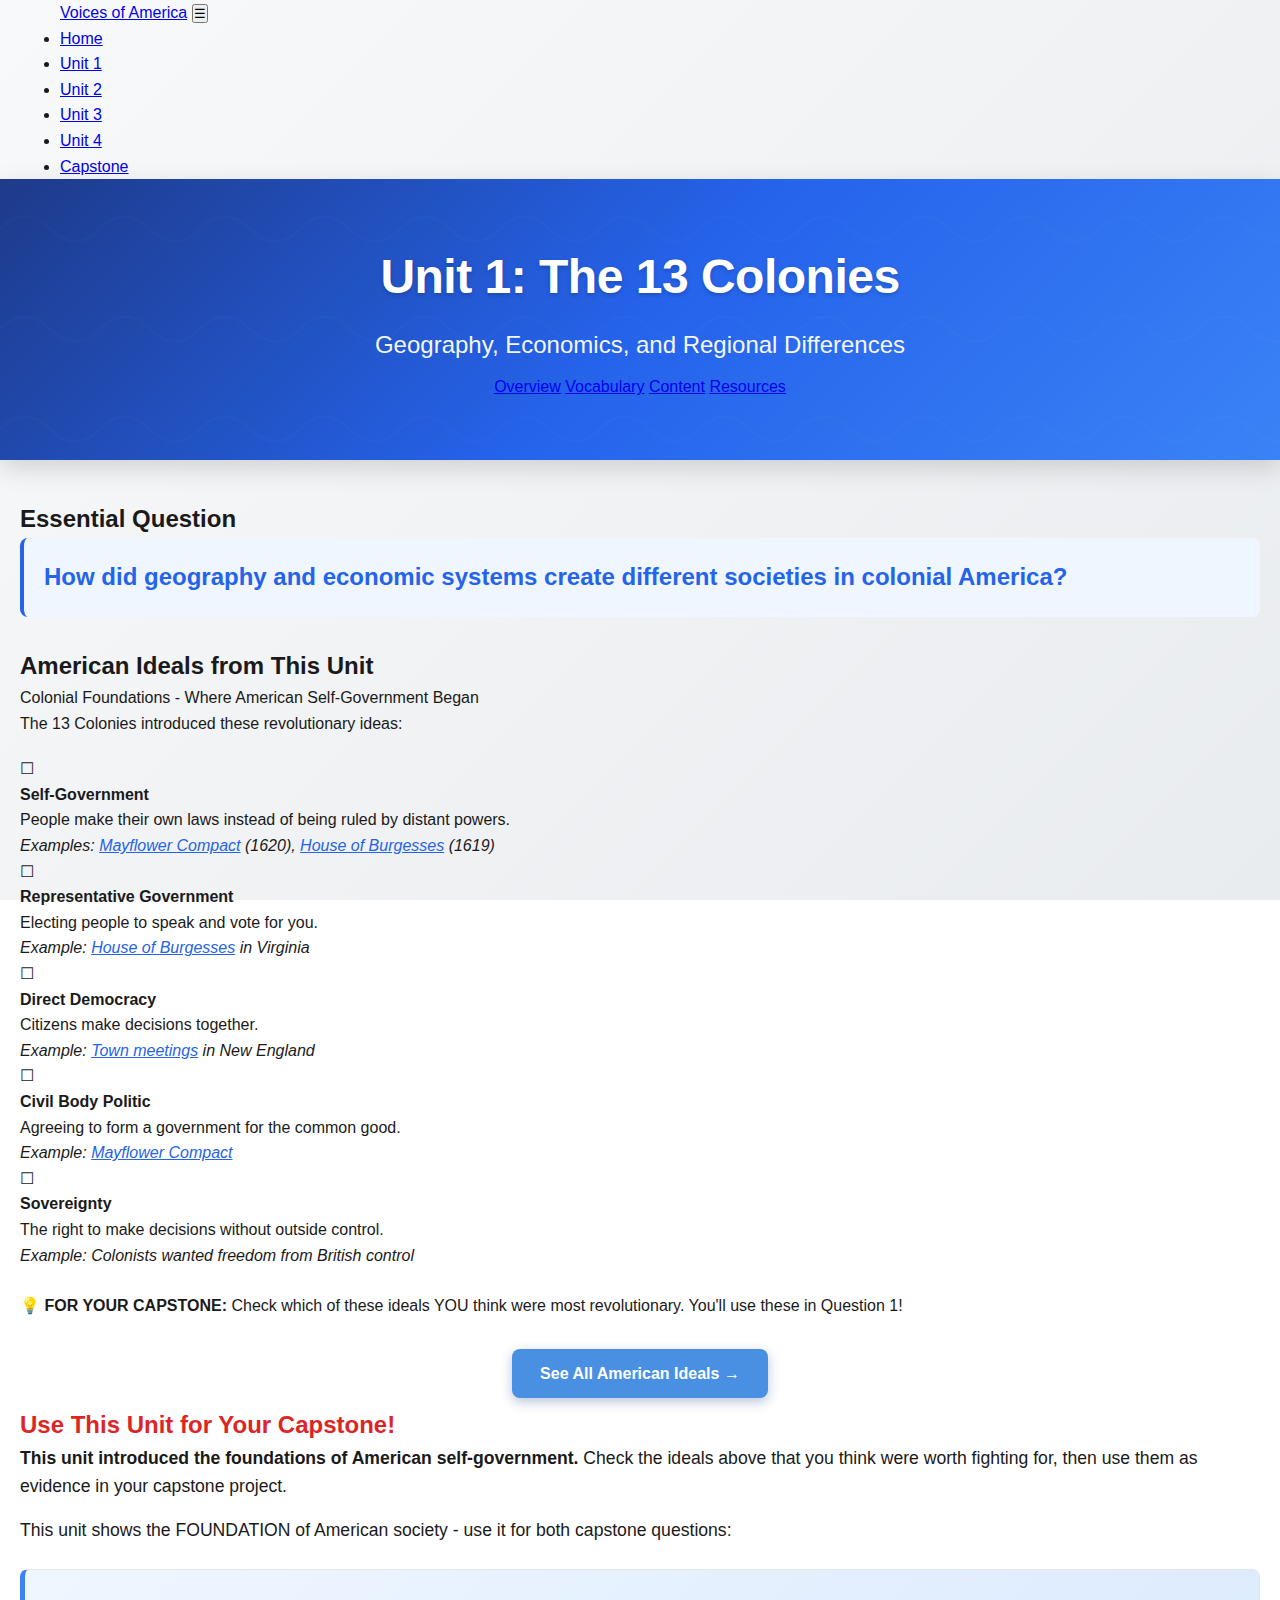
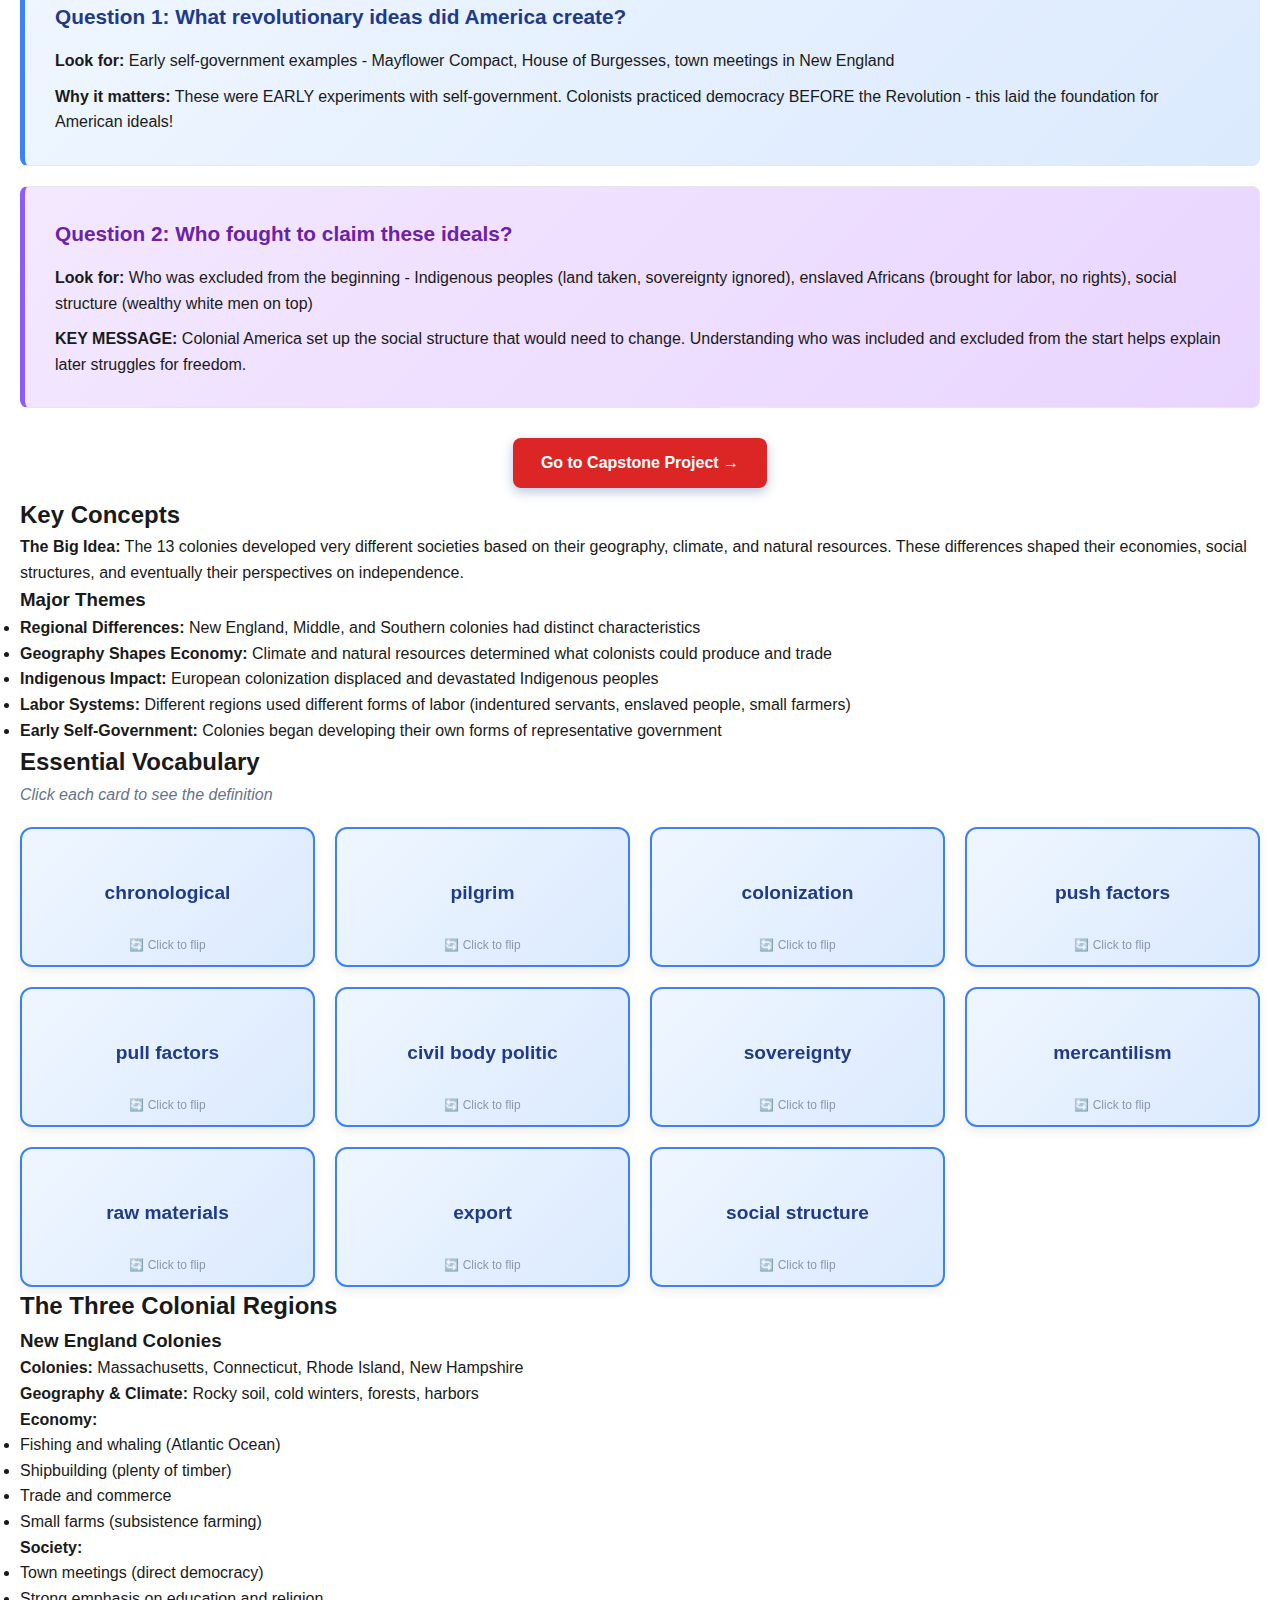
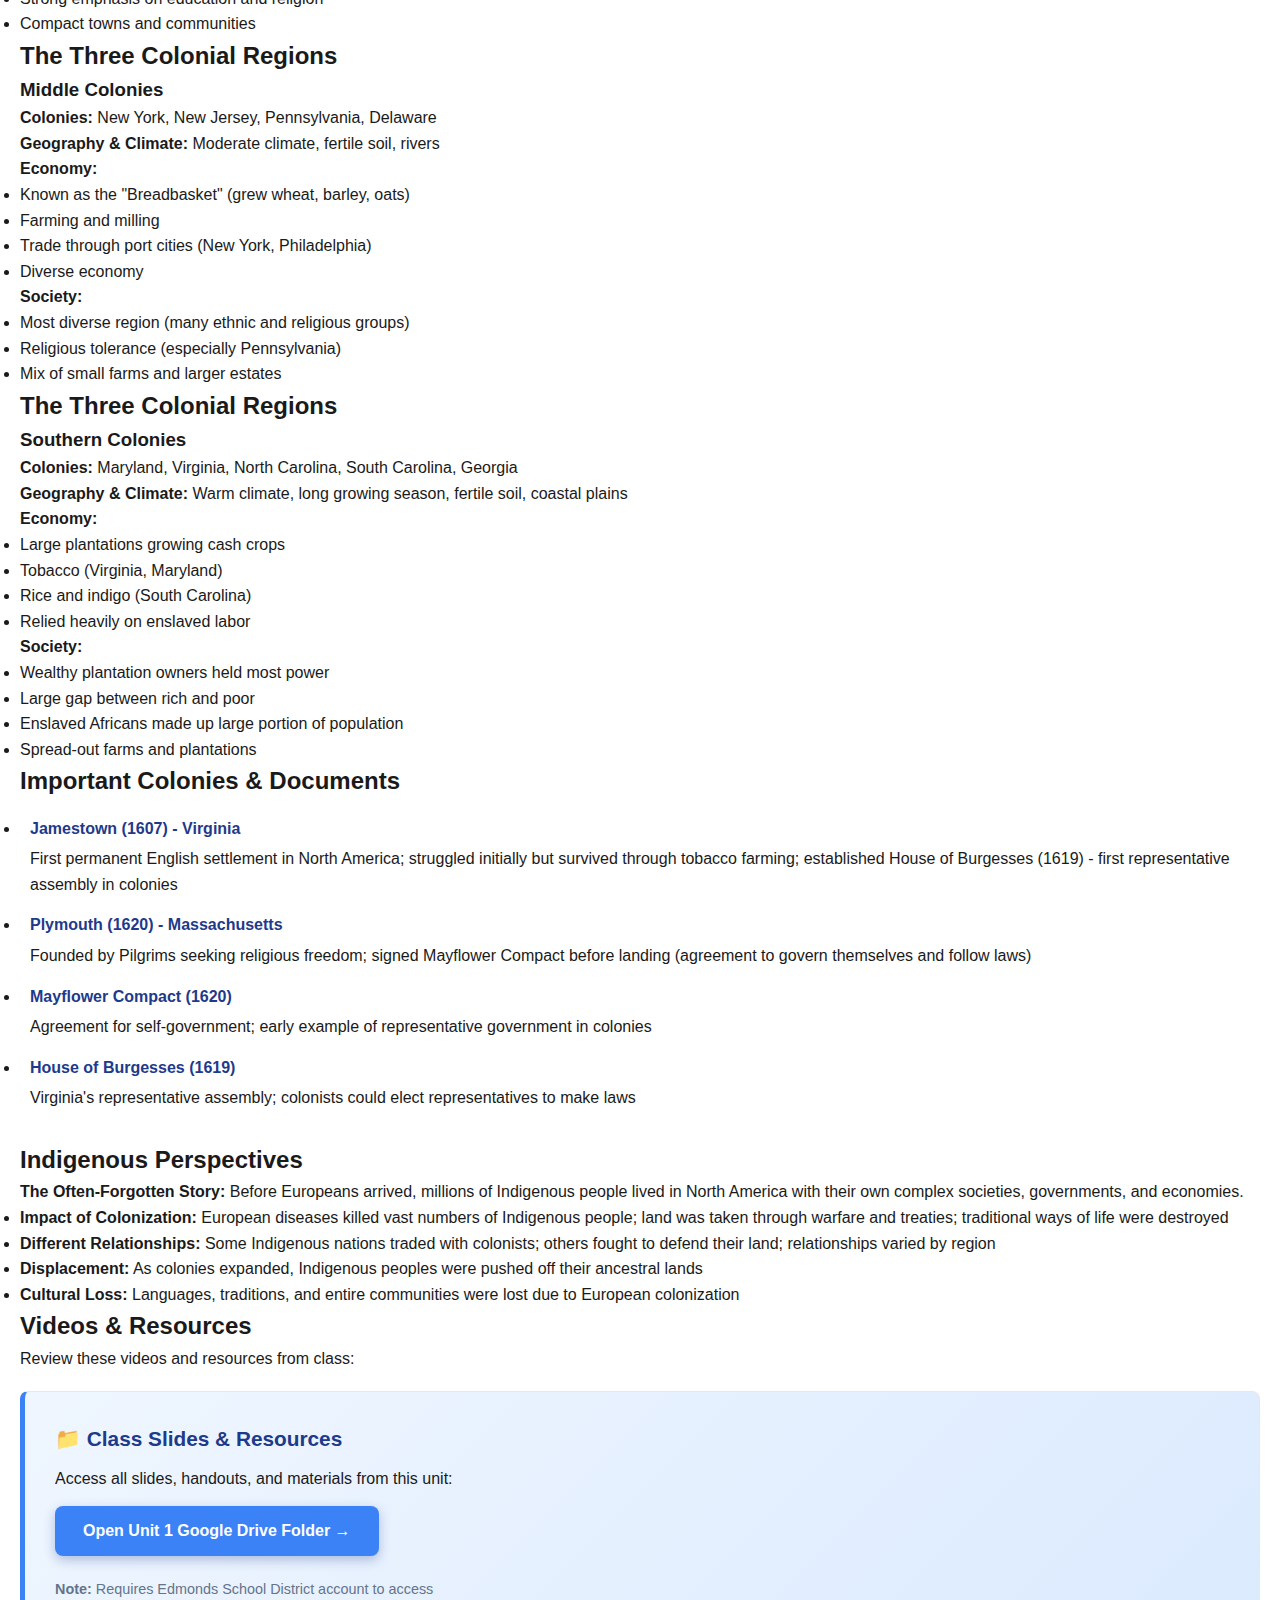
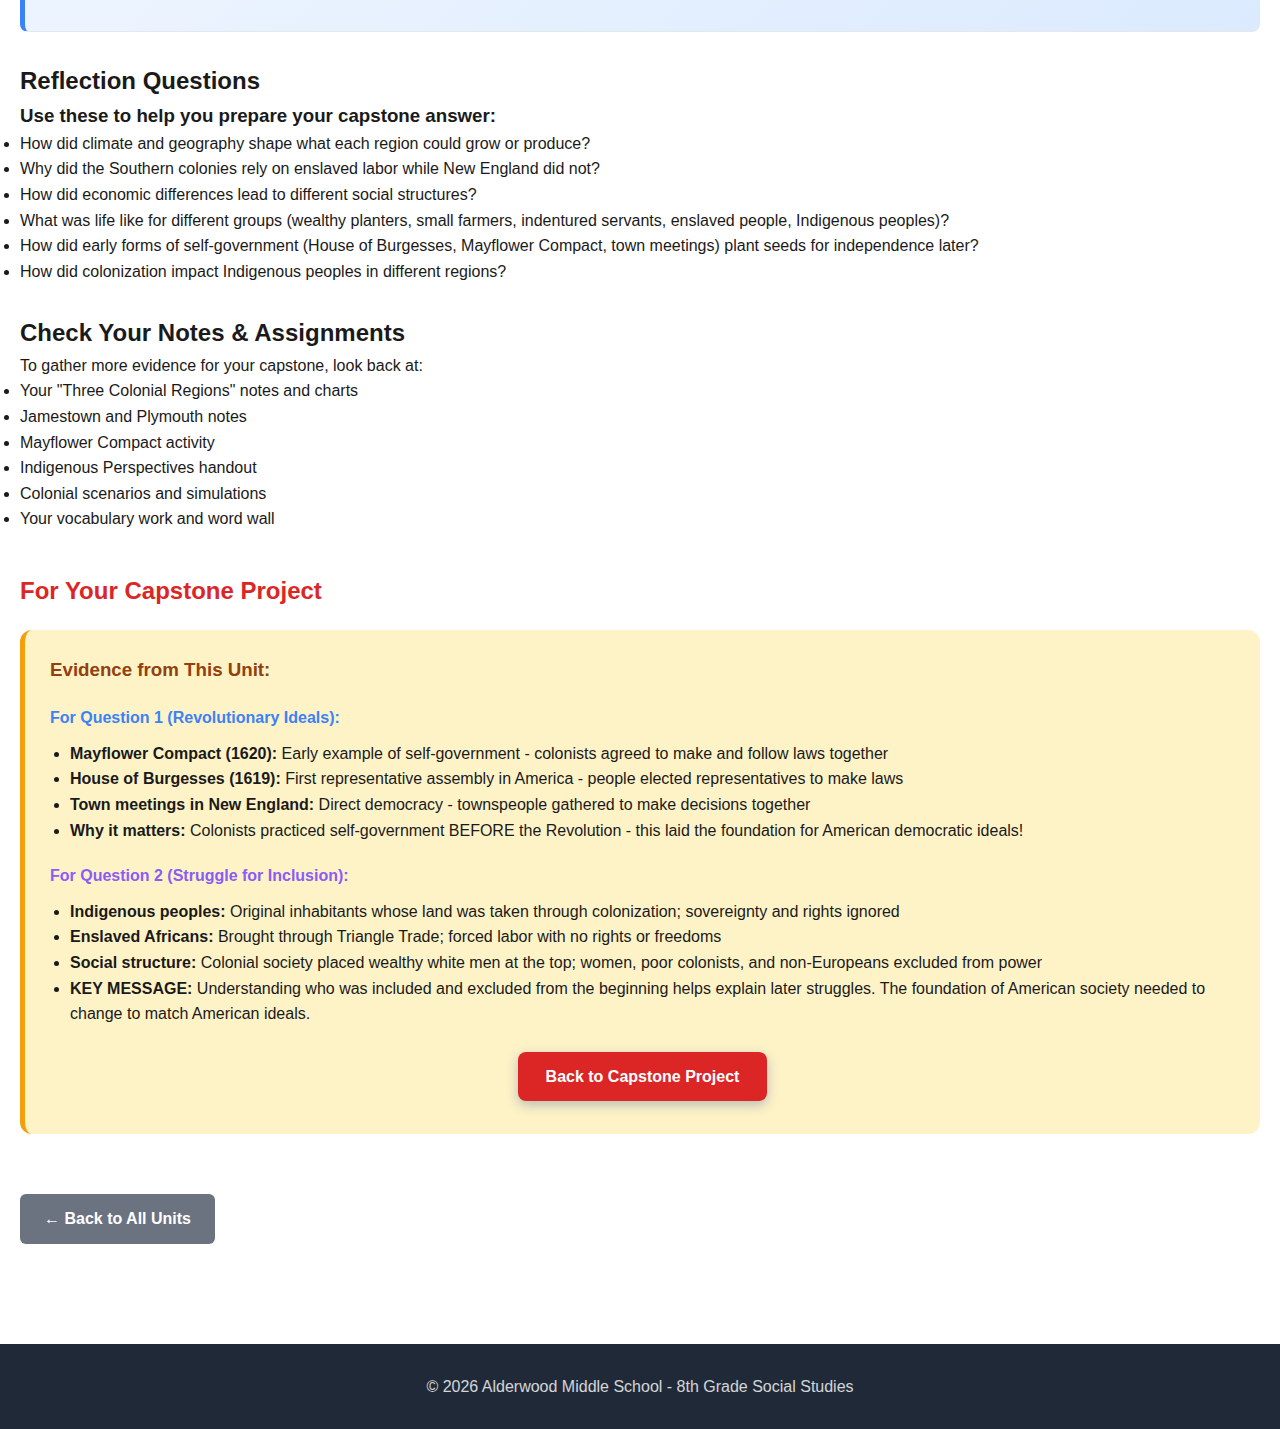
<file: unit1.html>
<!DOCTYPE html>
<html lang="en">
<head>
    <meta charset="UTF-8">
    <meta name="viewport" content="width=device-width, initial-scale=1.0">
    <title>Unit 1: The 13 Colonies | 8th Grade Social Studies</title>
    <link rel="stylesheet" href="styles.css">
</head>
<body data-unit="1">
    <nav>
        <div class="container">
            <a href="index.html" class="nav-brand">Voices of America</a>
            <button class="nav-toggle" aria-label="Toggle navigation" aria-expanded="false">☰</button>
            <ul class="nav-links">
                <li><a href="index.html">Home</a></li>
                <li><a href="unit1.html">Unit 1</a></li>
                <li><a href="unit2.html">Unit 2</a></li>
                <li><a href="unit3.html">Unit 3</a></li>
                <li><a href="unit4.html">Unit 4</a></li>
                <li><a href="capstone.html">Capstone</a></li>
            </ul>
        </div>
    </nav>

    <header>
        <div class="container">
            <h1>Unit 1: The 13 Colonies</h1>
            <p class="subtitle">Geography, Economics, and Regional Differences</p>
            <div class="header-tabs">
                <a href="#tab-overview" class="header-tab slide-nav-item active" data-slide="overview">Overview</a>
                <a href="#tab-vocabulary" class="header-tab slide-nav-item" data-slide="vocabulary">Vocabulary</a>
                <a href="#tab-content" class="header-tab slide-nav-item" data-slide="content">Content</a>
                <a href="#tab-resources" class="header-tab slide-nav-item" data-slide="resources">Resources</a>
            </div>
        </div>
    </header>

    <main class="slide-container">
        <!-- MAIN CONTENT AREA -->
        <div class="slide-main-content">
            <!-- SLIDE 1: Essential Question -->
            <div class="slide active" data-slide="1" data-tab="overview">
                <div class="slide-content">
                    <h2>Essential Question</h2>
                    <p class="big-question">How did geography and economic systems create different societies in colonial America?</p>
                </div>
            </div>

            <!-- SLIDE 2: American Ideals from This Unit -->
            <div class="slide american-ideals-slide" data-slide="2" data-tab="overview">
                <div class="slide-content">
                    <h2>American Ideals from This Unit</h2>
                    <p class="american-ideals-subtitle">Colonial Foundations - Where American Self-Government Began</p>

                    <div class="american-ideals-content">
                        <p style="margin-bottom: 20px;">The 13 Colonies introduced these revolutionary ideas:</p>

                        <div class="ideal-item">
                            <div class="ideal-checkbox">☐</div>
                            <div class="ideal-text">
                                <strong>Self-Government</strong><br>
                                People make their own laws instead of being ruled by distant powers.<br>
                                <em>Examples: <a href="https://kids.kiddle.co/Mayflower_Compact" target="_blank" style="color: #2563eb; text-decoration: underline;">Mayflower Compact</a> (1620), <a href="https://kids.kiddle.co/House_of_Burgesses" target="_blank" style="color: #2563eb; text-decoration: underline;">House of Burgesses</a> (1619)</em>
                            </div>
                        </div>

                        <div class="ideal-item">
                            <div class="ideal-checkbox">☐</div>
                            <div class="ideal-text">
                                <strong>Representative Government</strong><br>
                                Electing people to speak and vote for you.<br>
                                <em>Example: <a href="https://kids.kiddle.co/House_of_Burgesses" target="_blank" style="color: #2563eb; text-decoration: underline;">House of Burgesses</a> in Virginia</em>
                            </div>
                        </div>

                        <div class="ideal-item">
                            <div class="ideal-checkbox">☐</div>
                            <div class="ideal-text">
                                <strong>Direct Democracy</strong><br>
                                Citizens make decisions together.<br>
                                <em>Example: <a href="https://kids.kiddle.co/Town_meeting" target="_blank" style="color: #2563eb; text-decoration: underline;">Town meetings</a> in New England</em>
                            </div>
                        </div>

                        <div class="ideal-item">
                            <div class="ideal-checkbox">☐</div>
                            <div class="ideal-text">
                                <strong>Civil Body Politic</strong><br>
                                Agreeing to form a government for the common good.<br>
                                <em>Example: <a href="https://kids.kiddle.co/Mayflower_Compact" target="_blank" style="color: #2563eb; text-decoration: underline;">Mayflower Compact</a></em>
                            </div>
                        </div>

                        <div class="ideal-item">
                            <div class="ideal-checkbox">☐</div>
                            <div class="ideal-text">
                                <strong>Sovereignty</strong><br>
                                The right to make decisions without outside control.<br>
                                <em>Example: Colonists wanted freedom from British control</em>
                            </div>
                        </div>

                        <div class="capstone-callout" style="margin-top: 25px;">
                            <p><strong>💡 FOR YOUR CAPSTONE:</strong> Check which of these ideals YOU think were most revolutionary. You'll use these in Question 1!</p>
                        </div>

                        <div style="text-align: center; margin-top: 30px;">
                            <a href="all-ideals.html" class="btn" style="background: #4A90E2;">See All American Ideals →</a>
                        </div>
                    </div>
                </div>
            </div>

            <!-- SLIDE 3: Capstone Connection -->
            <div class="slide" data-slide="3" data-tab="overview">
                <div class="slide-content">
                    <h2 style="color: #dc2626;">Use This Unit for Your Capstone!</h2>
                    <p style="font-size: 1.1em; margin-bottom: 15px;"><strong>This unit introduced the foundations of American self-government.</strong> Check the ideals above that you think were worth fighting for, then use them as evidence in your capstone project.</p>
                    <p style="font-size: 1.1em; margin-bottom: 25px;">This unit shows the FOUNDATION of American society - use it for both capstone questions:</p>

                    <div class="info-box" style="border-left: 5px solid #3b82f6; background: linear-gradient(135deg, #eff6ff 0%, #dbeafe 100%);">
                        <h3 style="color: #1e3a8a;">Question 1: What revolutionary ideas did America create?</h3>
                        <p><strong>Look for:</strong> Early self-government examples - Mayflower Compact, House of Burgesses, town meetings in New England</p>
                        <p style="margin-top: 10px;"><strong>Why it matters:</strong> These were EARLY experiments with self-government. Colonists practiced democracy BEFORE the Revolution - this laid the foundation for American ideals!</p>
                    </div>

                    <div class="info-box" style="border-left: 5px solid #8b5cf6; background: linear-gradient(135deg, #f3e8ff 0%, #e9d5ff 100%); margin-top: 20px;">
                        <h3 style="color: #6b21a8;">Question 2: Who fought to claim these ideals?</h3>
                        <p><strong>Look for:</strong> Who was excluded from the beginning - Indigenous peoples (land taken, sovereignty ignored), enslaved Africans (brought for labor, no rights), social structure (wealthy white men on top)</p>
                        <p style="margin-top: 10px;"><strong>KEY MESSAGE:</strong> Colonial America set up the social structure that would need to change. Understanding who was included and excluded from the start helps explain later struggles for freedom.</p>
                    </div>

                    <div style="text-align: center; margin-top: 30px;">
                        <a href="capstone.html" class="btn" style="background: #dc2626;">Go to Capstone Project →</a>
                    </div>
                </div>
            </div>

            <!-- SLIDE 4: Key Concepts -->
            <div class="slide" data-slide="4" data-tab="overview">
                <div class="slide-content">
                    <h2>Key Concepts</h2>
                    <p><strong>The Big Idea:</strong> The 13 colonies developed very different societies based on their geography, climate, and natural resources. These differences shaped their economies, social structures, and eventually their perspectives on independence.</p>

                    <h3>Major Themes</h3>
                    <ul>
                        <li><strong>Regional Differences:</strong> New England, Middle, and Southern colonies had distinct characteristics</li>
                        <li><strong>Geography Shapes Economy:</strong> Climate and natural resources determined what colonists could produce and trade</li>
                        <li><strong>Indigenous Impact:</strong> European colonization displaced and devastated Indigenous peoples</li>
                        <li><strong>Labor Systems:</strong> Different regions used different forms of labor (indentured servants, enslaved people, small farmers)</li>
                        <li><strong>Early Self-Government:</strong> Colonies began developing their own forms of representative government</li>
                    </ul>
                </div>
            </div>

            <!-- SLIDE 5: Essential Vocabulary -->
            <div class="slide slide-vocab" data-slide="5" data-tab="vocabulary">
                <div class="slide-content">
                    <h2>Essential Vocabulary</h2>
                    <p style="margin-bottom: 15px; color: #64748b; font-style: italic;">Click each card to see the definition</p>
                    <div class="vocab-grid">
                        <div class="vocab-card">
                            <div class="vocab-card-inner">
                                <div class="vocab-card-front">
                                    <div class="vocab-term">chronological</div>
                                </div>
                                <div class="vocab-card-back">
                                    <div class="vocab-def">arranging events or artifacts according to the time they occurred (i.e., from first to last)</div>
                                </div>
                            </div>
                        </div>
                        <div class="vocab-card">
                            <div class="vocab-card-inner">
                                <div class="vocab-card-front">
                                    <div class="vocab-term">pilgrim</div>
                                </div>
                                <div class="vocab-card-back">
                                    <div class="vocab-def">a person who travels to a sacred place for religious reasons</div>
                                </div>
                            </div>
                        </div>
                        <div class="vocab-card">
                            <div class="vocab-card-inner">
                                <div class="vocab-card-front">
                                    <div class="vocab-term">colonization</div>
                                </div>
                                <div class="vocab-card-back">
                                    <div class="vocab-def">when one country takes control of land in another place, often by sending settlers and claiming the land for themselves</div>
                                </div>
                            </div>
                        </div>
                        <div class="vocab-card">
                            <div class="vocab-card-inner">
                                <div class="vocab-card-front">
                                    <div class="vocab-term">push factors</div>
                                </div>
                                <div class="vocab-card-back">
                                    <div class="vocab-def">reasons that make people want to leave their home country, such as war, poverty, or lack of freedom</div>
                                </div>
                            </div>
                        </div>
                        <div class="vocab-card">
                            <div class="vocab-card-inner">
                                <div class="vocab-card-front">
                                    <div class="vocab-term">pull factors</div>
                                </div>
                                <div class="vocab-card-back">
                                    <div class="vocab-def">reasons that attract people to move to a new place, such as opportunities for land, freedom, or wealth</div>
                                </div>
                            </div>
                        </div>
                        <div class="vocab-card">
                            <div class="vocab-card-inner">
                                <div class="vocab-card-front">
                                    <div class="vocab-term">civil body politic</div>
                                </div>
                                <div class="vocab-card-back">
                                    <div class="vocab-def">a group of people who agree to form a government and make laws to keep order and serve the common good</div>
                                </div>
                            </div>
                        </div>
                        <div class="vocab-card">
                            <div class="vocab-card-inner">
                                <div class="vocab-card-front">
                                    <div class="vocab-term">sovereignty</div>
                                </div>
                                <div class="vocab-card-back">
                                    <div class="vocab-def">the power or right of a group or government to make its own decisions and rules without being controlled by others</div>
                                </div>
                            </div>
                        </div>
                        <div class="vocab-card">
                            <div class="vocab-card-inner">
                                <div class="vocab-card-front">
                                    <div class="vocab-term">mercantilism</div>
                                </div>
                                <div class="vocab-card-back">
                                    <div class="vocab-def">an economic system in which colonies existed mainly to make their home country richer by providing raw materials and buying finished goods</div>
                                </div>
                            </div>
                        </div>
                        <div class="vocab-card">
                            <div class="vocab-card-inner">
                                <div class="vocab-card-front">
                                    <div class="vocab-term">raw materials</div>
                                </div>
                                <div class="vocab-card-back">
                                    <div class="vocab-def">natural resources used to make finished products (like timber for ships)</div>
                                </div>
                            </div>
                        </div>
                        <div class="vocab-card">
                            <div class="vocab-card-inner">
                                <div class="vocab-card-front">
                                    <div class="vocab-term">export</div>
                                </div>
                                <div class="vocab-card-back">
                                    <div class="vocab-def">to send goods or products out of a country to be sold in another country</div>
                                </div>
                            </div>
                        </div>
                        <div class="vocab-card">
                            <div class="vocab-card-inner">
                                <div class="vocab-card-front">
                                    <div class="vocab-term">social structure</div>
                                </div>
                                <div class="vocab-card-back">
                                    <div class="vocab-def">the way society is organized into different groups or classes, with some having more power or privileges than others</div>
                                </div>
                            </div>
                        </div>
                    </div>
                </div>
            </div>

            <!-- SLIDE 6: New England Colonies -->
            <div class="slide" data-slide="6" data-tab="content">
                <div class="slide-content">
                    <h2>The Three Colonial Regions</h2>
                    <h3>New England Colonies</h3>
                    <p><strong>Colonies:</strong> Massachusetts, Connecticut, Rhode Island, New Hampshire</p>
                    <p><strong>Geography & Climate:</strong> Rocky soil, cold winters, forests, harbors</p>
                    <p><strong>Economy:</strong></p>
                    <ul>
                        <li>Fishing and whaling (Atlantic Ocean)</li>
                        <li>Shipbuilding (plenty of timber)</li>
                        <li>Trade and commerce</li>
                        <li>Small farms (subsistence farming)</li>
                    </ul>
                    <p><strong>Society:</strong></p>
                    <ul>
                        <li>Town meetings (direct democracy)</li>
                        <li>Strong emphasis on education and religion</li>
                        <li>Compact towns and communities</li>
                    </ul>
                </div>
            </div>

            <!-- SLIDE 7: Middle Colonies -->
            <div class="slide" data-slide="7" data-tab="content">
                <div class="slide-content">
                    <h2>The Three Colonial Regions</h2>
                    <h3>Middle Colonies</h3>
                    <p><strong>Colonies:</strong> New York, New Jersey, Pennsylvania, Delaware</p>
                    <p><strong>Geography & Climate:</strong> Moderate climate, fertile soil, rivers</p>
                    <p><strong>Economy:</strong></p>
                    <ul>
                        <li>Known as the "Breadbasket" (grew wheat, barley, oats)</li>
                        <li>Farming and milling</li>
                        <li>Trade through port cities (New York, Philadelphia)</li>
                        <li>Diverse economy</li>
                    </ul>
                    <p><strong>Society:</strong></p>
                    <ul>
                        <li>Most diverse region (many ethnic and religious groups)</li>
                        <li>Religious tolerance (especially Pennsylvania)</li>
                        <li>Mix of small farms and larger estates</li>
                    </ul>
                </div>
            </div>

            <!-- SLIDE 8: Southern Colonies -->
            <div class="slide" data-slide="8" data-tab="content">
                <div class="slide-content">
                    <h2>The Three Colonial Regions</h2>
                    <h3>Southern Colonies</h3>
                    <p><strong>Colonies:</strong> Maryland, Virginia, North Carolina, South Carolina, Georgia</p>
                    <p><strong>Geography & Climate:</strong> Warm climate, long growing season, fertile soil, coastal plains</p>
                    <p><strong>Economy:</strong></p>
                    <ul>
                        <li>Large plantations growing cash crops</li>
                        <li>Tobacco (Virginia, Maryland)</li>
                        <li>Rice and indigo (South Carolina)</li>
                        <li>Relied heavily on enslaved labor</li>
                    </ul>
                    <p><strong>Society:</strong></p>
                    <ul>
                        <li>Wealthy plantation owners held most power</li>
                        <li>Large gap between rich and poor</li>
                        <li>Enslaved Africans made up large portion of population</li>
                        <li>Spread-out farms and plantations</li>
                    </ul>
                </div>
            </div>

            <!-- SLIDE 9: Important Colonies & Indigenous Perspectives -->
            <div class="slide" data-slide="9" data-tab="content">
                <div class="slide-content">
                    <h2>Important Colonies & Documents</h2>
                    <ul class="documents-list">
                        <li>
                            <strong>Jamestown (1607) - Virginia</strong>
                            First permanent English settlement in North America; struggled initially but survived through tobacco farming; established House of Burgesses (1619) - first representative assembly in colonies
                        </li>
                        <li>
                            <strong>Plymouth (1620) - Massachusetts</strong>
                            Founded by Pilgrims seeking religious freedom; signed Mayflower Compact before landing (agreement to govern themselves and follow laws)
                        </li>
                        <li>
                            <strong>Mayflower Compact (1620)</strong>
                            Agreement for self-government; early example of representative government in colonies
                        </li>
                        <li>
                            <strong>House of Burgesses (1619)</strong>
                            Virginia's representative assembly; colonists could elect representatives to make laws
                        </li>
                    </ul>

                    <h2 style="margin-top: 30px;">Indigenous Perspectives</h2>
                    <p><strong>The Often-Forgotten Story:</strong> Before Europeans arrived, millions of Indigenous people lived in North America with their own complex societies, governments, and economies.</p>
                    <ul>
                        <li><strong>Impact of Colonization:</strong> European diseases killed vast numbers of Indigenous people; land was taken through warfare and treaties; traditional ways of life were destroyed</li>
                        <li><strong>Different Relationships:</strong> Some Indigenous nations traded with colonists; others fought to defend their land; relationships varied by region</li>
                        <li><strong>Displacement:</strong> As colonies expanded, Indigenous peoples were pushed off their ancestral lands</li>
                        <li><strong>Cultural Loss:</strong> Languages, traditions, and entire communities were lost due to European colonization</li>
                    </ul>
                </div>
            </div>

            <!-- SLIDE 10: Resources & Reflection -->
            <div class="slide" data-slide="10" data-tab="resources">
                <div class="slide-content">
                    <h2>Videos & Resources</h2>
                    <p>Review these videos and resources from class:</p>

                    <div class="info-box" style="background: linear-gradient(135deg, #eff6ff 0%, #dbeafe 100%); border-left: 5px solid #3b82f6; margin-top: 20px;">
                        <h3 style="color: #1e3a8a; margin-bottom: 10px;">📁 Class Slides & Resources</h3>
                        <p style="margin-bottom: 15px;">Access all slides, handouts, and materials from this unit:</p>
                        <a href="https://drive.google.com/drive/folders/12mh6ccGE2dWglFsl4M_HLWpN0KXTzEbx?usp=drive_link" class="btn" style="background: #3b82f6; display: inline-block;" target="_blank" rel="noopener">
                            Open Unit 1 Google Drive Folder →
                        </a>
                        <p style="margin-top: 15px; font-size: 0.9rem; color: #64748b;">
                            <strong>Note:</strong> Requires Edmonds School District account to access
                        </p>
                    </div>

                    <h2 style="margin-top: 30px;">Reflection Questions</h2>
                    <h3>Use these to help you prepare your capstone answer:</h3>
                    <ul>
                        <li>How did climate and geography shape what each region could grow or produce?</li>
                        <li>Why did the Southern colonies rely on enslaved labor while New England did not?</li>
                        <li>How did economic differences lead to different social structures?</li>
                        <li>What was life like for different groups (wealthy planters, small farmers, indentured servants, enslaved people, Indigenous peoples)?</li>
                        <li>How did early forms of self-government (House of Burgesses, Mayflower Compact, town meetings) plant seeds for independence later?</li>
                        <li>How did colonization impact Indigenous peoples in different regions?</li>
                    </ul>

                    <h2 style="margin-top: 30px;">Check Your Notes & Assignments</h2>
                    <p>To gather more evidence for your capstone, look back at:</p>
                    <ul>
                        <li>Your "Three Colonial Regions" notes and charts</li>
                        <li>Jamestown and Plymouth notes</li>
                        <li>Mayflower Compact activity</li>
                        <li>Indigenous Perspectives handout</li>
                        <li>Colonial scenarios and simulations</li>
                        <li>Your vocabulary work and word wall</li>
                    </ul>

                    <h2 style="margin-top: 40px; color: #dc2626;">For Your Capstone Project</h2>

                    <div style="background: #fef3c7; padding: 25px; border-radius: 12px; border-left: 5px solid #f59e0b; margin-top: 20px;">
                        <h3 style="color: #92400e; margin-bottom: 15px;">Evidence from This Unit:</h3>

                        <div style="margin: 20px 0;">
                            <h4 style="color: #3b82f6; margin-bottom: 10px;">For Question 1 (Revolutionary Ideals):</h4>
                            <ul style="margin-left: 20px;">
                                <li><strong>Mayflower Compact (1620):</strong> Early example of self-government - colonists agreed to make and follow laws together</li>
                                <li><strong>House of Burgesses (1619):</strong> First representative assembly in America - people elected representatives to make laws</li>
                                <li><strong>Town meetings in New England:</strong> Direct democracy - townspeople gathered to make decisions together</li>
                                <li><strong>Why it matters:</strong> Colonists practiced self-government BEFORE the Revolution - this laid the foundation for American democratic ideals!</li>
                            </ul>
                        </div>

                        <div style="margin: 20px 0;">
                            <h4 style="color: #8b5cf6; margin-bottom: 10px;">For Question 2 (Struggle for Inclusion):</h4>
                            <ul style="margin-left: 20px;">
                                <li><strong>Indigenous peoples:</strong> Original inhabitants whose land was taken through colonization; sovereignty and rights ignored</li>
                                <li><strong>Enslaved Africans:</strong> Brought through Triangle Trade; forced labor with no rights or freedoms</li>
                                <li><strong>Social structure:</strong> Colonial society placed wealthy white men at the top; women, poor colonists, and non-Europeans excluded from power</li>
                                <li><strong>KEY MESSAGE:</strong> Understanding who was included and excluded from the beginning helps explain later struggles. The foundation of American society needed to change to match American ideals.</li>
                            </ul>
                        </div>

                        <div style="text-align: center; margin-top: 25px;">
                            <a href="capstone.html" class="btn" style="background: #dc2626;">Back to Capstone Project</a>
                        </div>
                    </div>

                    <div style="margin-top: 30px;">
                        <a href="index.html" class="back-link">← Back to All Units</a>
                    </div>
                </div>
            </div>
        </div>
    </main>

    <footer>
        <div class="container">
            <p>&copy; 2026 Alderwood Middle School - 8th Grade Social Studies</p>
        </div>
    </footer>

    <script src="script.js"></script>
</body>
</html>
</file>
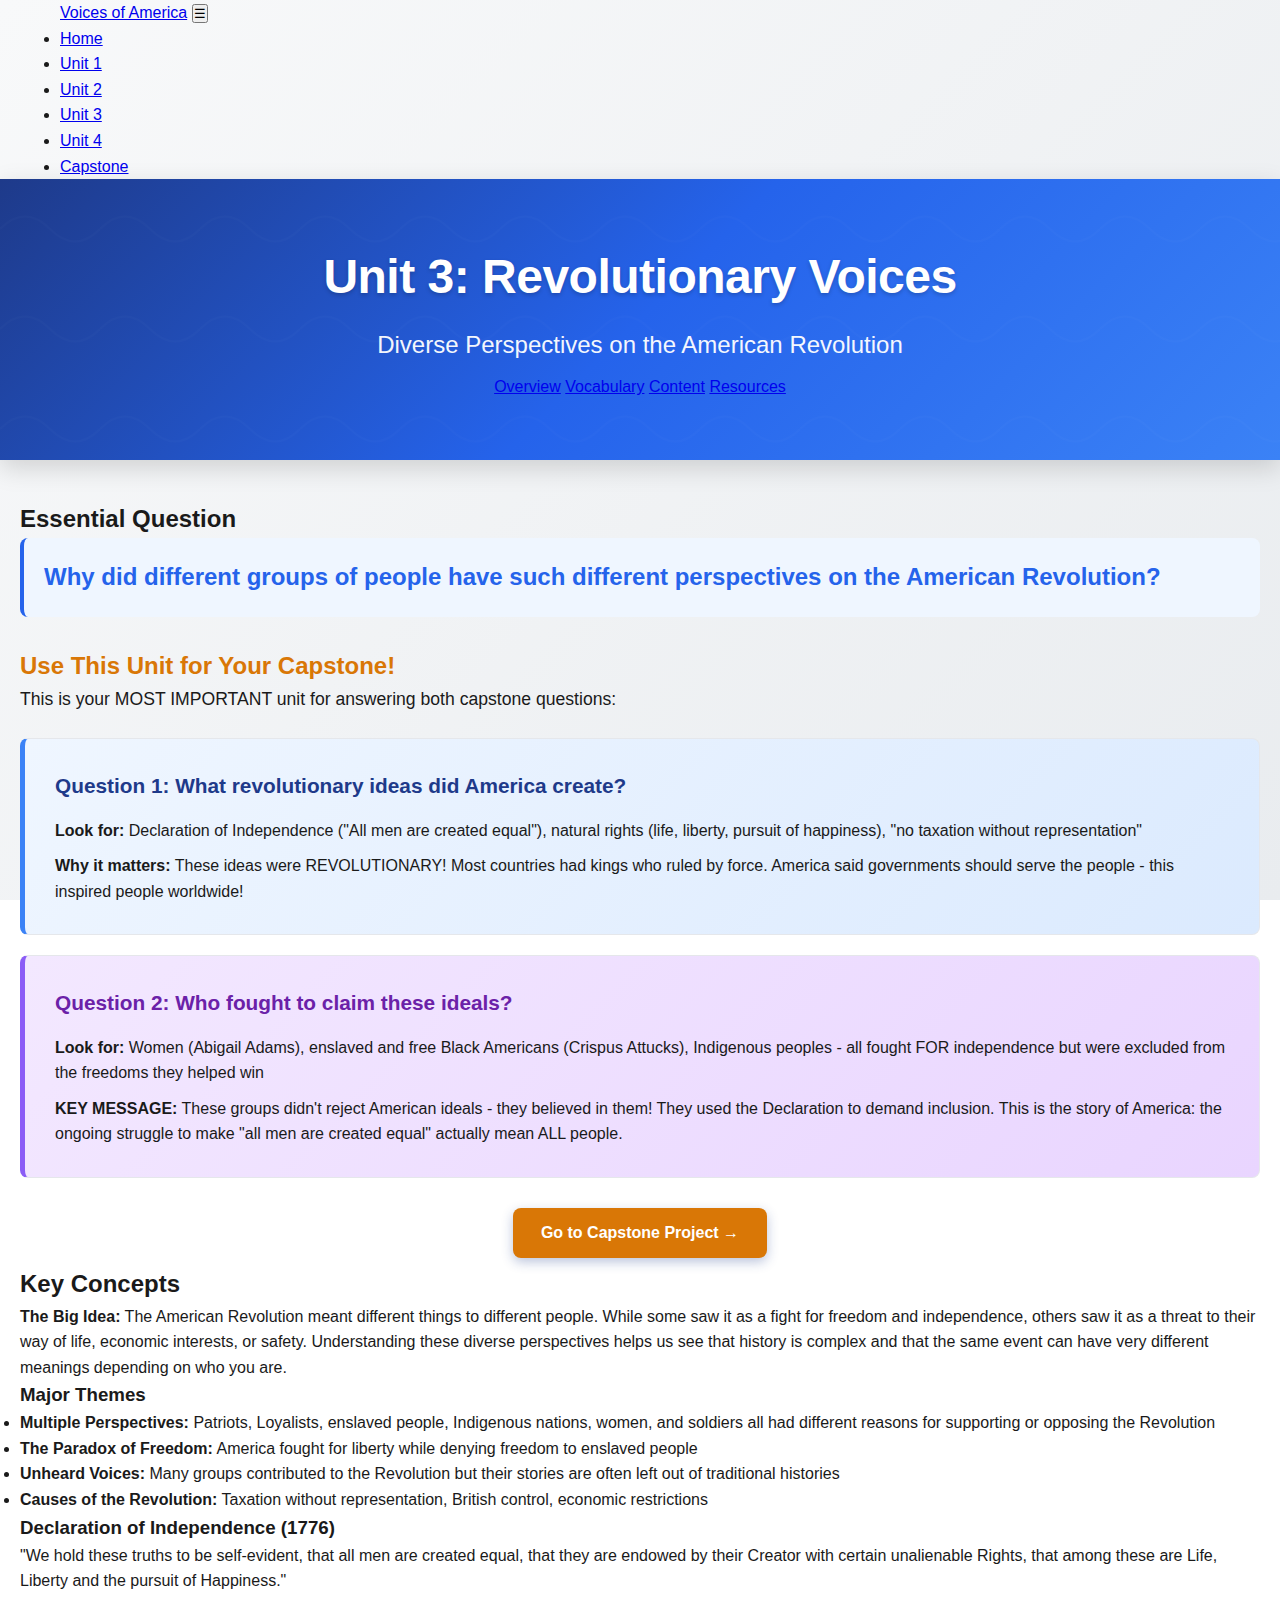
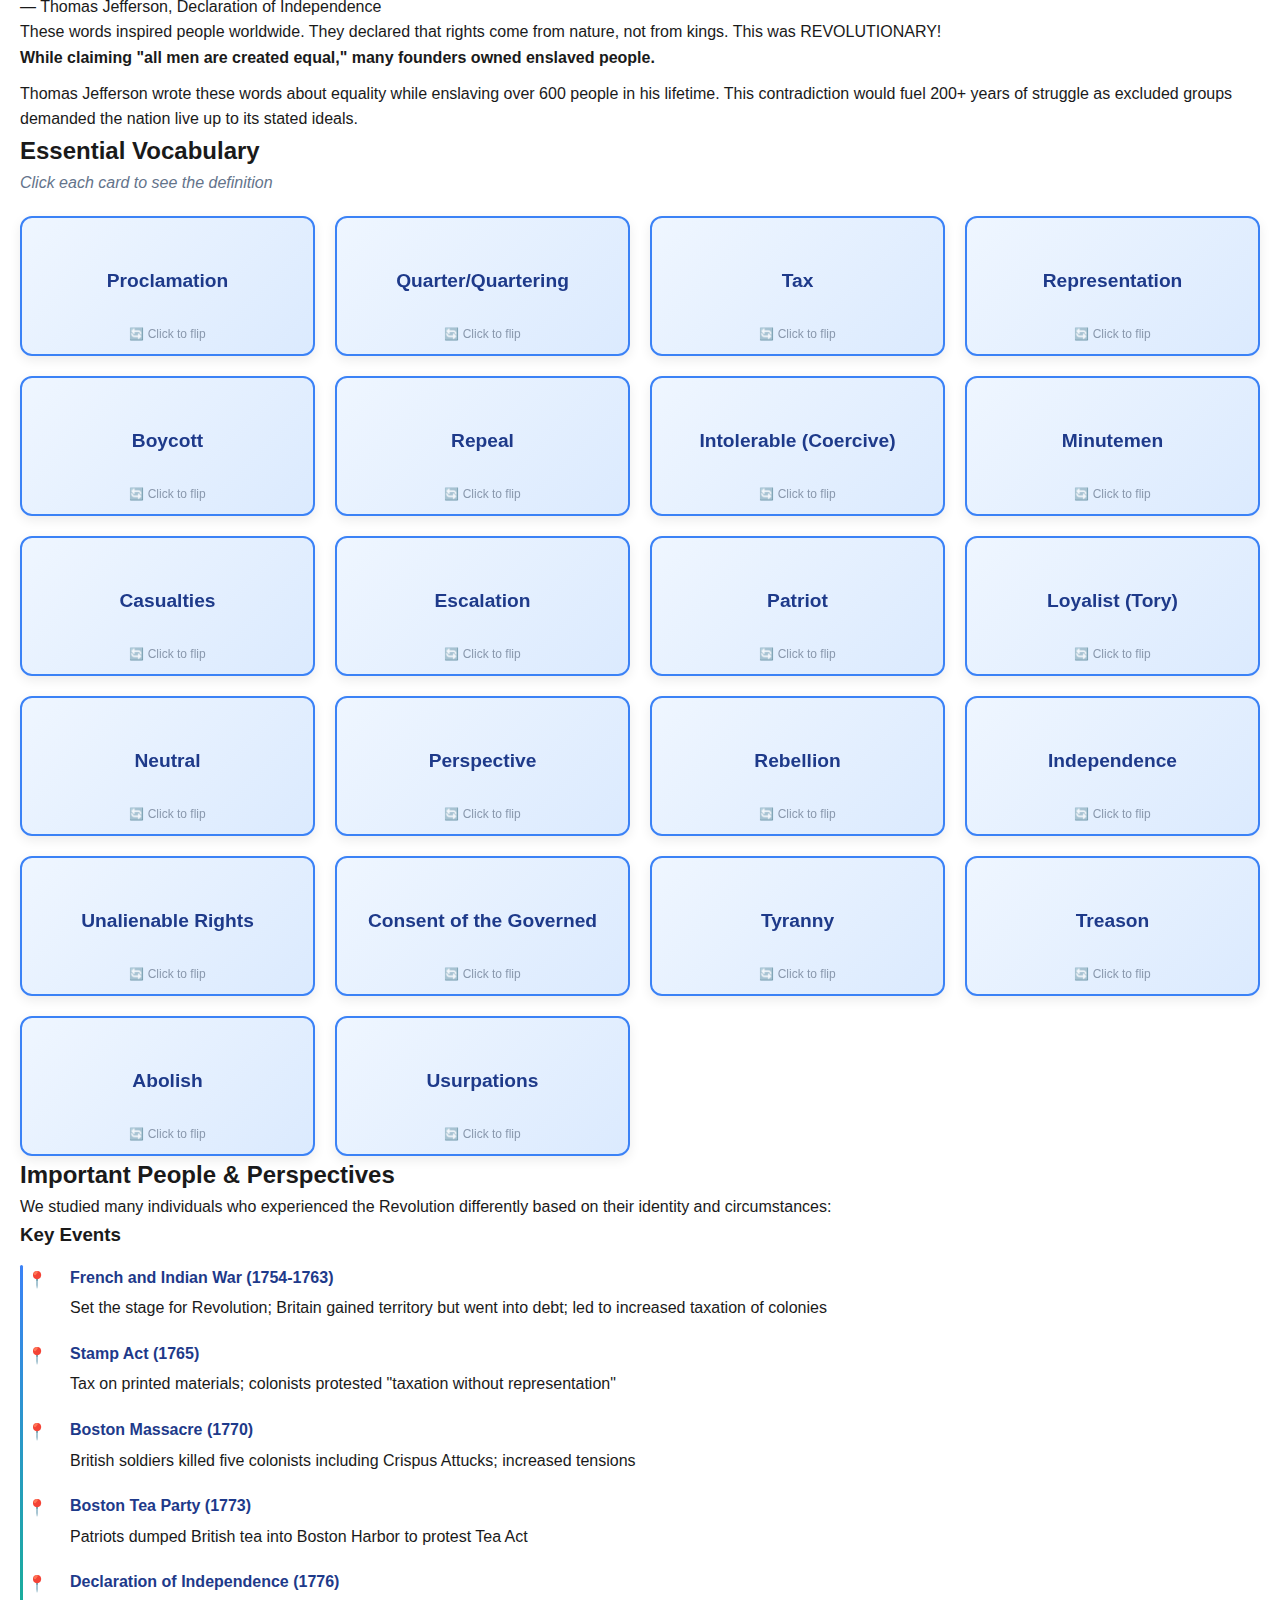
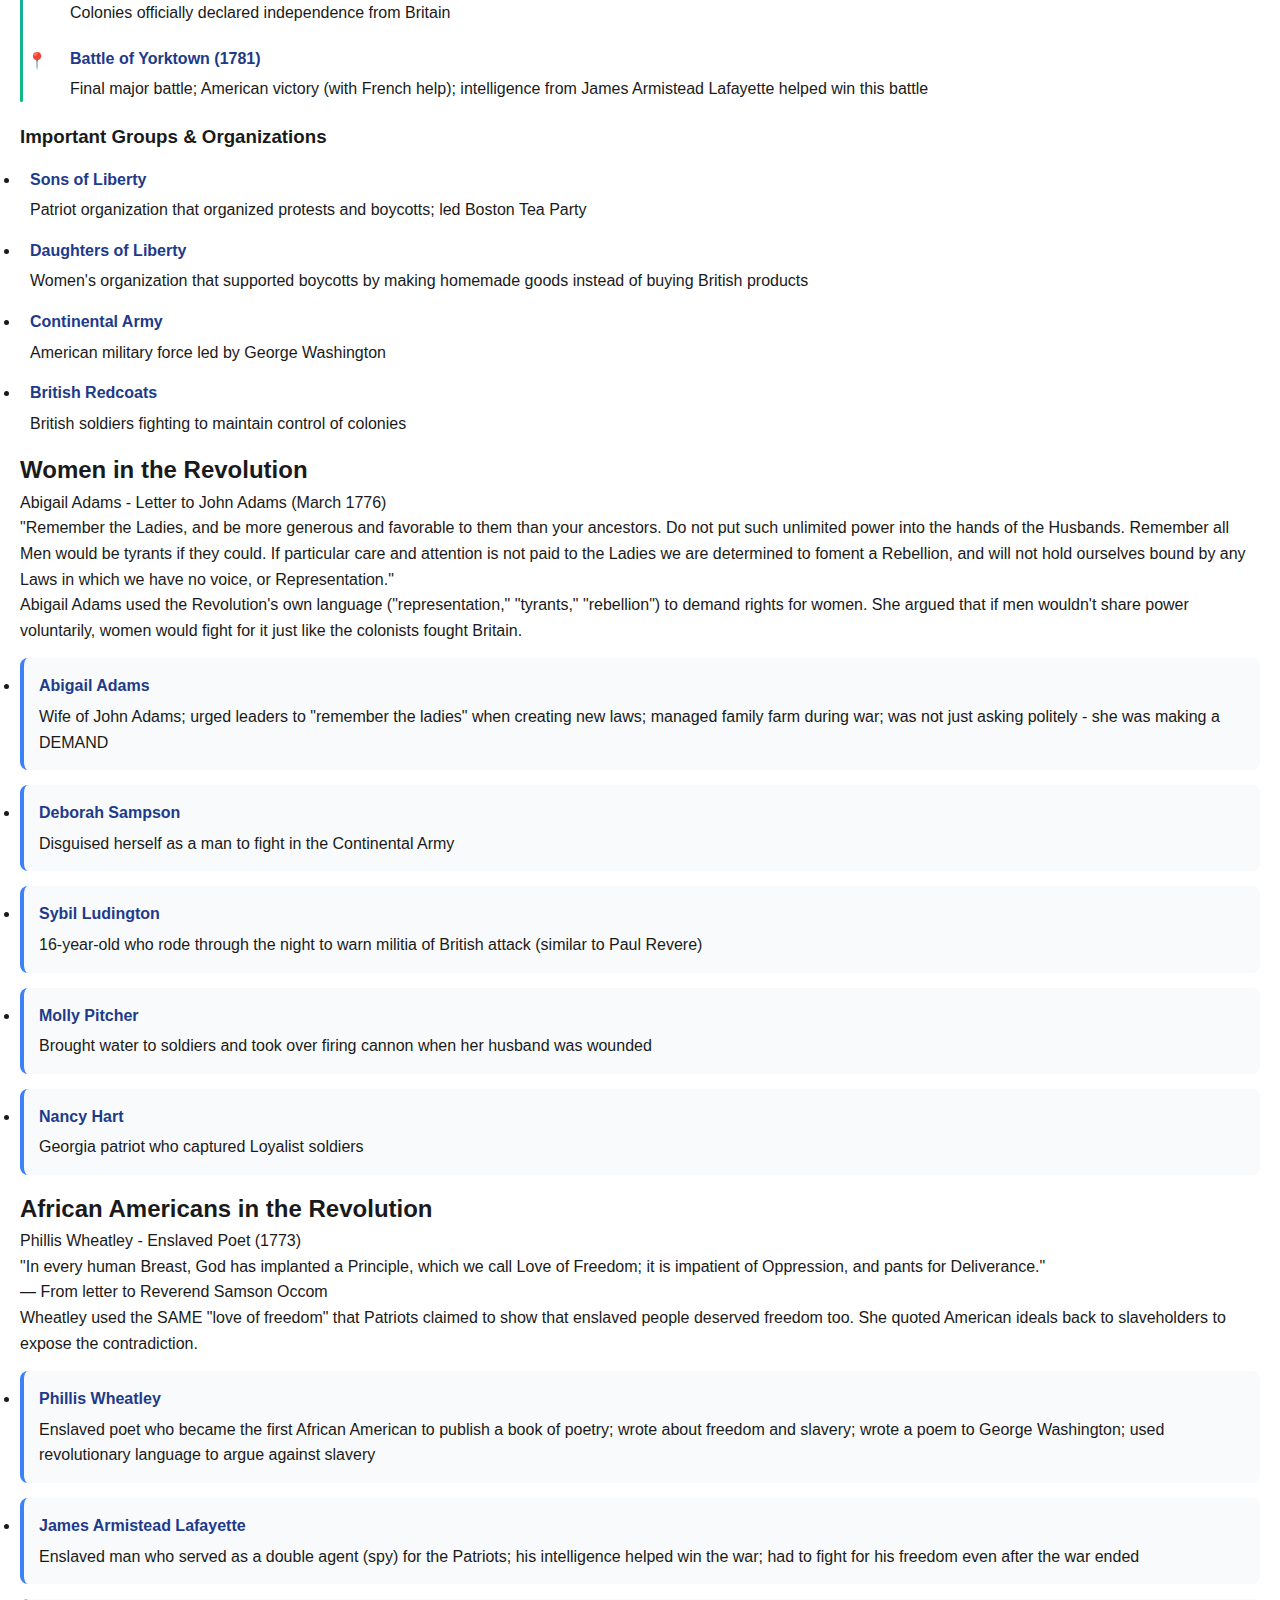
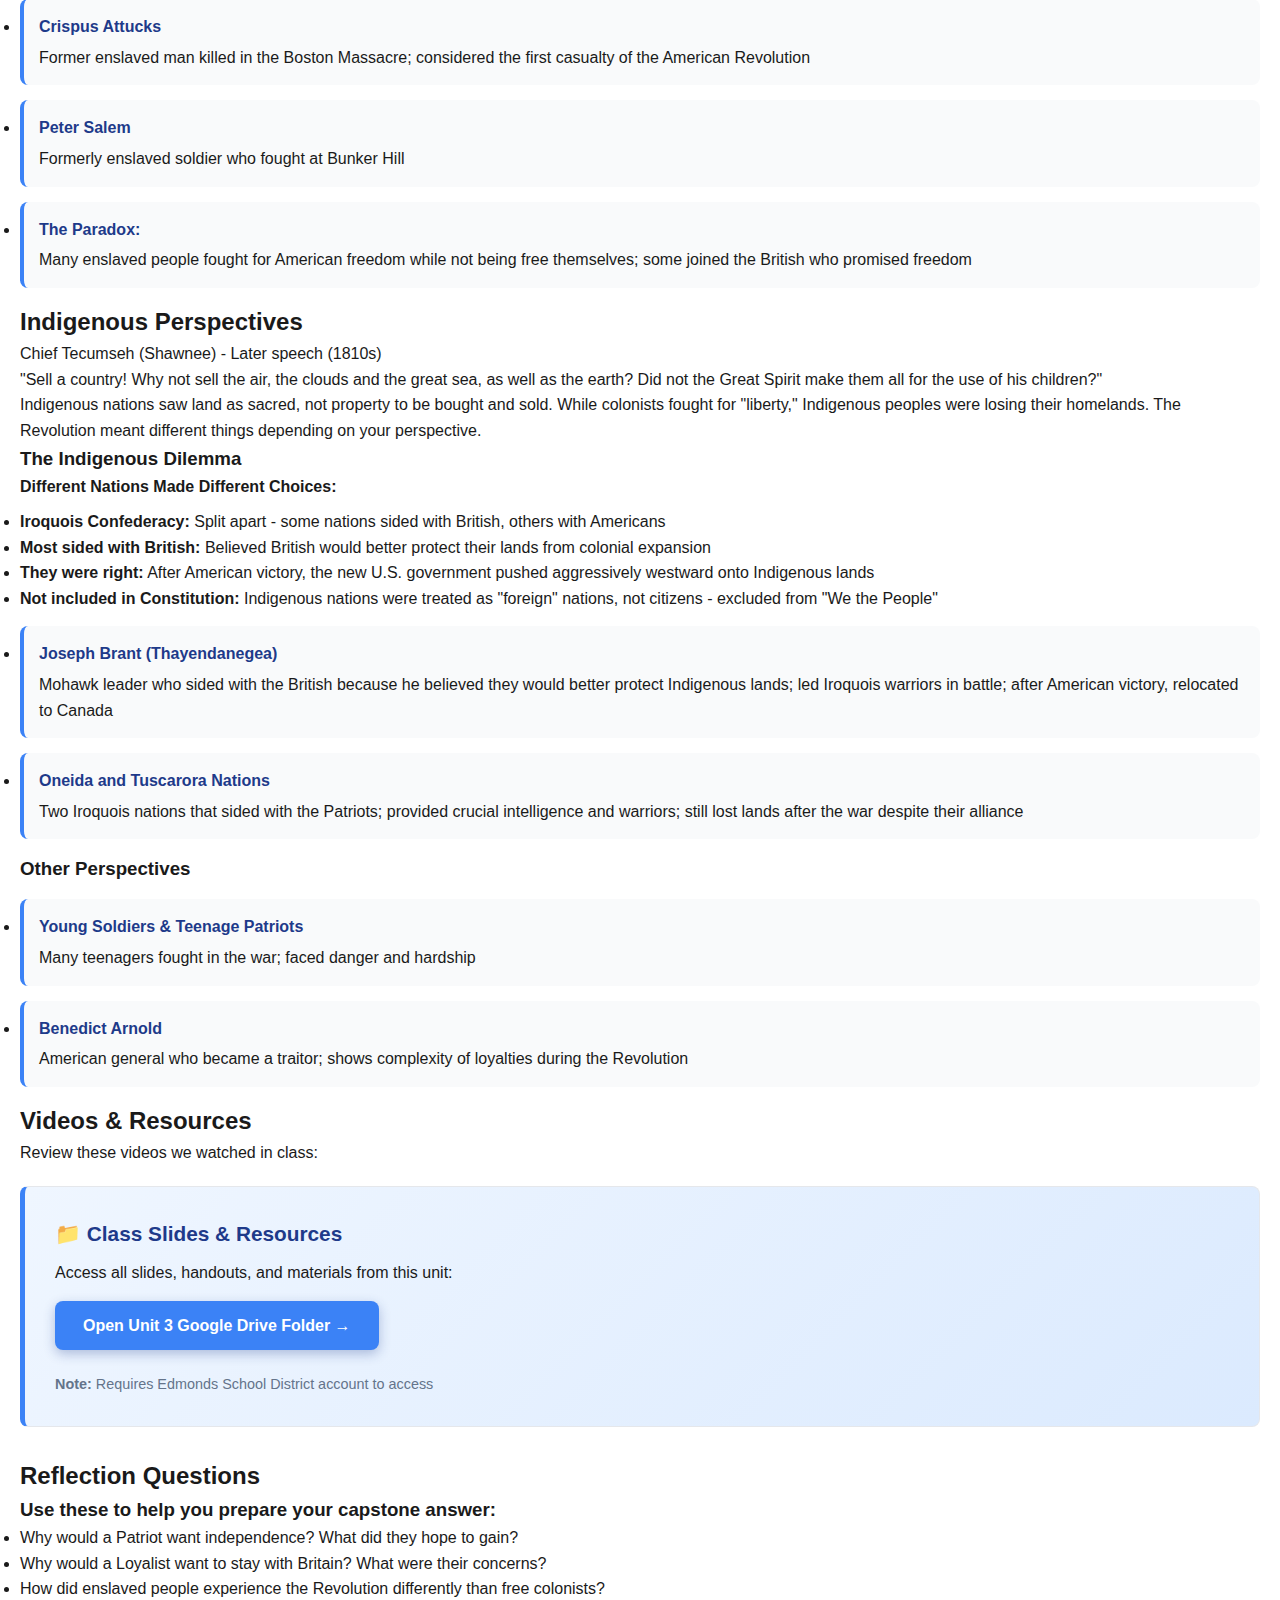
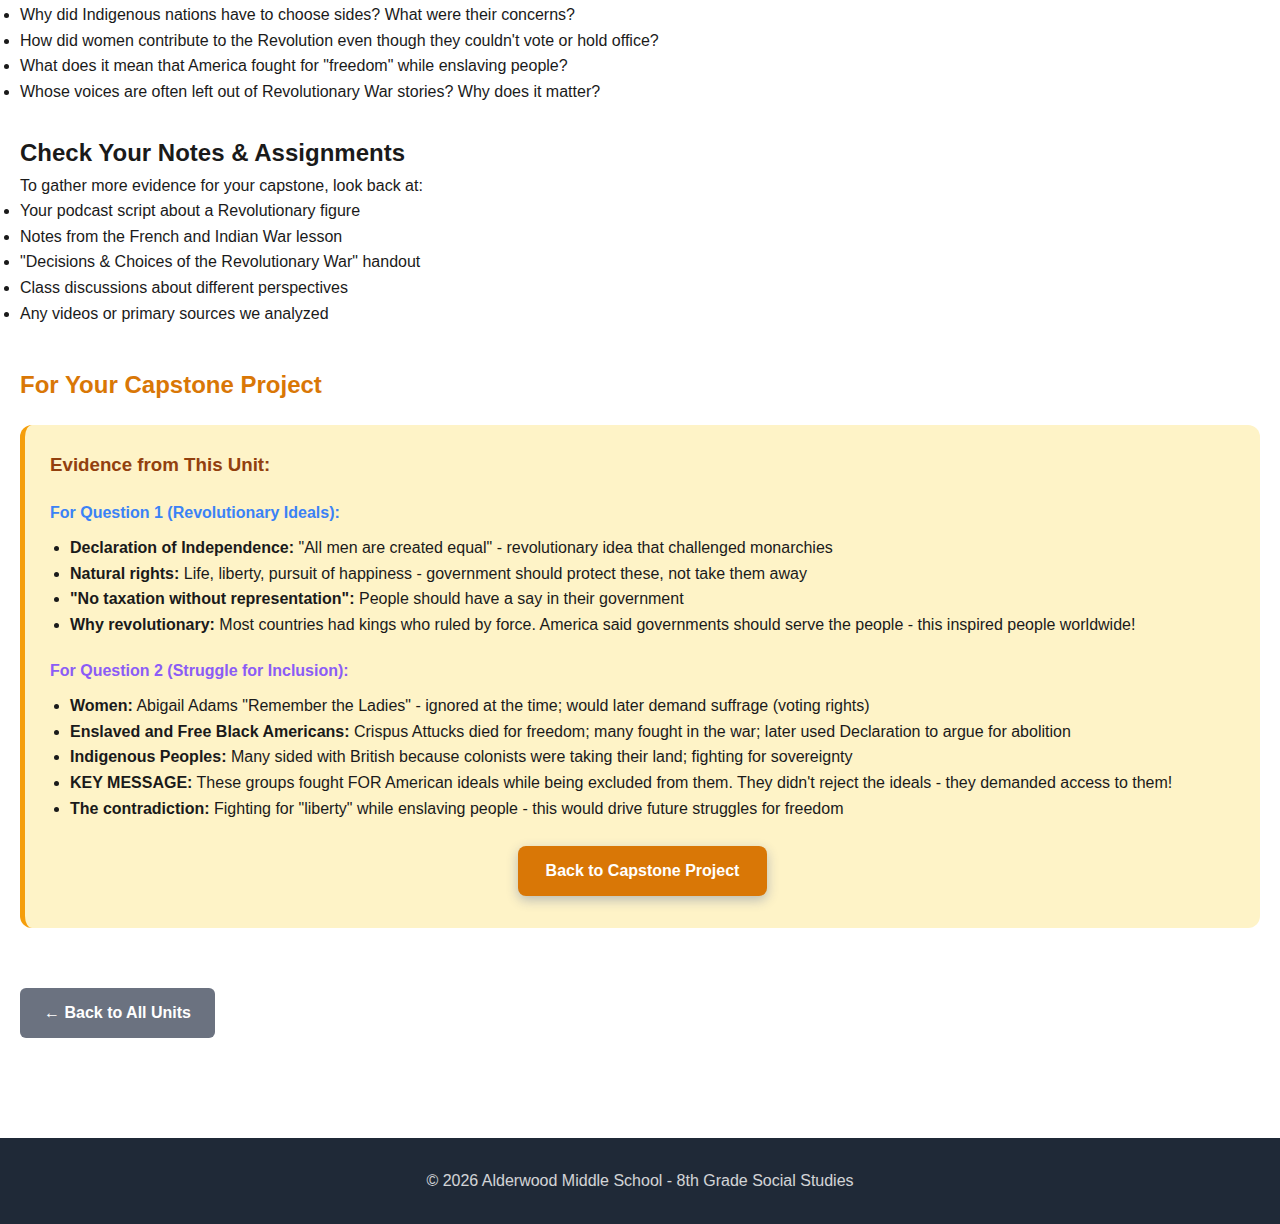
<file: unit3.html>
<!DOCTYPE html>
<html lang="en">
<head>
    <meta charset="UTF-8">
    <meta name="viewport" content="width=device-width, initial-scale=1.0">
    <title>Unit 3: Revolutionary Voices | 8th Grade Social Studies</title>
    <link rel="stylesheet" href="styles.css">
</head>
<body data-unit="3">
    <nav>
        <div class="container">
            <a href="index.html" class="nav-brand">Voices of America</a>
            <button class="nav-toggle" aria-label="Toggle navigation" aria-expanded="false">☰</button>
            <ul class="nav-links">
                <li><a href="index.html">Home</a></li>
                <li><a href="unit1.html">Unit 1</a></li>
                <li><a href="unit2.html">Unit 2</a></li>
                <li><a href="unit3.html">Unit 3</a></li>
                <li><a href="unit4.html">Unit 4</a></li>
                <li><a href="capstone.html">Capstone</a></li>
            </ul>
        </div>
    </nav>

    <header>
        <div class="container">
            <h1>Unit 3: Revolutionary Voices</h1>
            <p class="subtitle">Diverse Perspectives on the American Revolution</p>
            <div class="header-tabs">
                <a href="#tab-overview" class="header-tab slide-nav-item active" data-slide="overview">Overview</a>
                <a href="#tab-vocabulary" class="header-tab slide-nav-item" data-slide="vocabulary">Vocabulary</a>
                <a href="#tab-content" class="header-tab slide-nav-item" data-slide="content">Content</a>
                <a href="#tab-resources" class="header-tab slide-nav-item" data-slide="resources">Resources</a>
            </div>
        </div>
    </header>

    <main class="slide-container">
        <!-- MAIN CONTENT AREA -->
        <div class="slide-main-content">
            <!-- SLIDE 1: Hero + Essential Question -->
            <div class="slide active" data-slide="1" data-tab="overview">
            <div class="slide-content">
                <h2>Essential Question</h2>
                <p class="big-question">Why did different groups of people have such different perspectives on the American Revolution?</p>
            </div>
        </div>

        <!-- SLIDE 2: Capstone Connection -->
        <div class="slide" data-slide="2" data-tab="overview">
            <div class="slide-content">
                <h2 style="color: #d97706;">Use This Unit for Your Capstone!</h2>
                <p style="font-size: 1.1em; margin-bottom: 25px;">This is your MOST IMPORTANT unit for answering both capstone questions:</p>

                <div class="info-box" style="border-left: 5px solid #3b82f6; background: linear-gradient(135deg, #eff6ff 0%, #dbeafe 100%);">
                    <h3 style="color: #1e3a8a;">Question 1: What revolutionary ideas did America create?</h3>
                    <p><strong>Look for:</strong> Declaration of Independence ("All men are created equal"), natural rights (life, liberty, pursuit of happiness), "no taxation without representation"</p>
                    <p style="margin-top: 10px;"><strong>Why it matters:</strong> These ideas were REVOLUTIONARY! Most countries had kings who ruled by force. America said governments should serve the people - this inspired people worldwide!</p>
                </div>

                <div class="info-box" style="border-left: 5px solid #8b5cf6; background: linear-gradient(135deg, #f3e8ff 0%, #e9d5ff 100%); margin-top: 20px;">
                    <h3 style="color: #6b21a8;">Question 2: Who fought to claim these ideals?</h3>
                    <p><strong>Look for:</strong> Women (Abigail Adams), enslaved and free Black Americans (Crispus Attucks), Indigenous peoples - all fought FOR independence but were excluded from the freedoms they helped win</p>
                    <p style="margin-top: 10px;"><strong>KEY MESSAGE:</strong> These groups didn't reject American ideals - they believed in them! They used the Declaration to demand inclusion. This is the story of America: the ongoing struggle to make "all men are created equal" actually mean ALL people.</p>
                </div>

                <div style="text-align: center; margin-top: 30px;">
                    <a href="capstone.html" class="btn" style="background: #d97706;">Go to Capstone Project →</a>
                </div>
            </div>
        </div>

        <!-- SLIDE 3: Key Concepts -->
        <div class="slide" data-slide="3" data-tab="overview">
            <div class="slide-content">
                <h2>Key Concepts</h2>
                <p><strong>The Big Idea:</strong> The American Revolution meant different things to different people. While some saw it as a fight for freedom and independence, others saw it as a threat to their way of life, economic interests, or safety. Understanding these diverse perspectives helps us see that history is complex and that the same event can have very different meanings depending on who you are.</p>

                <h3>Major Themes</h3>
                <ul>
                    <li><strong>Multiple Perspectives:</strong> Patriots, Loyalists, enslaved people, Indigenous nations, women, and soldiers all had different reasons for supporting or opposing the Revolution</li>
                    <li><strong>The Paradox of Freedom:</strong> America fought for liberty while denying freedom to enslaved people</li>
                    <li><strong>Unheard Voices:</strong> Many groups contributed to the Revolution but their stories are often left out of traditional histories</li>
                    <li><strong>Causes of the Revolution:</strong> Taxation without representation, British control, economic restrictions</li>
                </ul>

                <div class="primary-source">
                    <h3>Declaration of Independence (1776)</h3>
                    <blockquote>
                        "We hold these truths to be self-evident, that all men are created equal, that they are endowed by their Creator with certain unalienable Rights, that among these are Life, Liberty and the pursuit of Happiness."
                    </blockquote>
                    <p class="source-citation">— Thomas Jefferson, Declaration of Independence</p>
                    <div class="why-matters">These words inspired people worldwide. They declared that rights come from nature, not from kings. This was REVOLUTIONARY!</div>
                </div>

                <div class="paradox-box">
                    <p><strong>While claiming "all men are created equal," many founders owned enslaved people.</strong></p>
                    <p style="margin-top: 10px;">Thomas Jefferson wrote these words about equality while enslaving over 600 people in his lifetime. This contradiction would fuel 200+ years of struggle as excluded groups demanded the nation live up to its stated ideals.</p>
                </div>
            </div>
        </div>

        <!-- SLIDE 4: Essential Vocabulary -->
        <div class="slide slide-vocab" data-slide="4" data-tab="vocabulary">
            <div class="slide-content">
                <h2>Essential Vocabulary</h2>
                <p style="margin-bottom: 15px; color: #64748b; font-style: italic;">Click each card to see the definition</p>
                <div class="vocab-grid-wrapper">
                    <div class="vocab-grid">
                        <div class="vocab-card">
                            <div class="vocab-card-inner">
                                <div class="vocab-card-front">
                                    <div class="vocab-term">Proclamation</div>
                                </div>
                                <div class="vocab-card-back">
                                    <div class="vocab-def">An official announcement or order made by a government or ruler</div>
                                </div>
                            </div>
                        </div>
                        <div class="vocab-card">
                            <div class="vocab-card-inner">
                                <div class="vocab-card-front">
                                    <div class="vocab-term">Quarter/Quartering</div>
                                </div>
                                <div class="vocab-card-back">
                                    <div class="vocab-def">To provide housing, food, and supplies to soldiers</div>
                                </div>
                            </div>
                        </div>
                        <div class="vocab-card">
                            <div class="vocab-card-inner">
                                <div class="vocab-card-front">
                                    <div class="vocab-term">Tax</div>
                                </div>
                                <div class="vocab-card-back">
                                    <div class="vocab-def">Money that people are required to pay to the government</div>
                                </div>
                            </div>
                        </div>
                        <div class="vocab-card">
                            <div class="vocab-card-inner">
                                <div class="vocab-card-front">
                                    <div class="vocab-term">Representation</div>
                                </div>
                                <div class="vocab-card-back">
                                    <div class="vocab-def">Having someone speak and vote for you in government</div>
                                </div>
                            </div>
                        </div>
                        <div class="vocab-card">
                            <div class="vocab-card-inner">
                                <div class="vocab-card-front">
                                    <div class="vocab-term">Boycott</div>
                                </div>
                                <div class="vocab-card-back">
                                    <div class="vocab-def">Refusing to buy or use certain goods as a form of protest</div>
                                </div>
                            </div>
                        </div>
                        <div class="vocab-card">
                            <div class="vocab-card-inner">
                                <div class="vocab-card-front">
                                    <div class="vocab-term">Repeal</div>
                                </div>
                                <div class="vocab-card-back">
                                    <div class="vocab-def">To officially cancel or revoke a law</div>
                                </div>
                            </div>
                        </div>
                        <div class="vocab-card">
                            <div class="vocab-card-inner">
                                <div class="vocab-card-front">
                                    <div class="vocab-term">Intolerable (Coercive)</div>
                                </div>
                                <div class="vocab-card-back">
                                    <div class="vocab-def">Too extreme or severe to be endured; unbearable</div>
                                </div>
                            </div>
                        </div>
                        <div class="vocab-card">
                            <div class="vocab-card-inner">
                                <div class="vocab-card-front">
                                    <div class="vocab-term">Minutemen</div>
                                </div>
                                <div class="vocab-card-back">
                                    <div class="vocab-def">Colonial militia members ready to fight at a minute's notice</div>
                                </div>
                            </div>
                        </div>
                        <div class="vocab-card">
                            <div class="vocab-card-inner">
                                <div class="vocab-card-front">
                                    <div class="vocab-term">Casualties</div>
                                </div>
                                <div class="vocab-card-back">
                                    <div class="vocab-def">People killed or injured in a battle or conflict</div>
                                </div>
                            </div>
                        </div>
                        <div class="vocab-card">
                            <div class="vocab-card-inner">
                                <div class="vocab-card-front">
                                    <div class="vocab-term">Escalation</div>
                                </div>
                                <div class="vocab-card-back">
                                    <div class="vocab-def">When a conflict grows more intense or serious over time</div>
                                </div>
                            </div>
                        </div>
                        <div class="vocab-card">
                            <div class="vocab-card-inner">
                                <div class="vocab-card-front">
                                    <div class="vocab-term">Patriot</div>
                                </div>
                                <div class="vocab-card-back">
                                    <div class="vocab-def">A colonist who supported independence from Britain</div>
                                </div>
                            </div>
                        </div>
                        <div class="vocab-card">
                            <div class="vocab-card-inner">
                                <div class="vocab-card-front">
                                    <div class="vocab-term">Loyalist (Tory)</div>
                                </div>
                                <div class="vocab-card-back">
                                    <div class="vocab-def">A colonist who remained loyal to King George III and Britain</div>
                                </div>
                            </div>
                        </div>
                        <div class="vocab-card">
                            <div class="vocab-card-inner">
                                <div class="vocab-card-front">
                                    <div class="vocab-term">Neutral</div>
                                </div>
                                <div class="vocab-card-back">
                                    <div class="vocab-def">Refusing to take sides in a conflict</div>
                                </div>
                            </div>
                        </div>
                        <div class="vocab-card">
                            <div class="vocab-card-inner">
                                <div class="vocab-card-front">
                                    <div class="vocab-term">Perspective</div>
                                </div>
                                <div class="vocab-card-back">
                                    <div class="vocab-def">A person's point of view shaped by their experiences and identity</div>
                                </div>
                            </div>
                        </div>
                        <div class="vocab-card">
                            <div class="vocab-card-inner">
                                <div class="vocab-card-front">
                                    <div class="vocab-term">Rebellion</div>
                                </div>
                                <div class="vocab-card-back">
                                    <div class="vocab-def">Armed resistance against a government or ruler</div>
                                </div>
                            </div>
                        </div>
                        <div class="vocab-card">
                            <div class="vocab-card-inner">
                                <div class="vocab-card-front">
                                    <div class="vocab-term">Independence</div>
                                </div>
                                <div class="vocab-card-back">
                                    <div class="vocab-def">Freedom from being controlled by another country; self-governance</div>
                                </div>
                            </div>
                        </div>
                        <div class="vocab-card">
                            <div class="vocab-card-inner">
                                <div class="vocab-card-front">
                                    <div class="vocab-term">Unalienable Rights</div>
                                </div>
                                <div class="vocab-card-back">
                                    <div class="vocab-def">Rights that cannot be taken away - they belong to all people</div>
                                </div>
                            </div>
                        </div>
                        <div class="vocab-card">
                            <div class="vocab-card-inner">
                                <div class="vocab-card-front">
                                    <div class="vocab-term">Consent of the Governed</div>
                                </div>
                                <div class="vocab-card-back">
                                    <div class="vocab-def">Government power comes from the permission of the people it rules</div>
                                </div>
                            </div>
                        </div>
                        <div class="vocab-card">
                            <div class="vocab-card-inner">
                                <div class="vocab-card-front">
                                    <div class="vocab-term">Tyranny</div>
                                </div>
                                <div class="vocab-card-back">
                                    <div class="vocab-def">Cruel, oppressive, and unjust use of power</div>
                                </div>
                            </div>
                        </div>
                        <div class="vocab-card">
                            <div class="vocab-card-inner">
                                <div class="vocab-card-front">
                                    <div class="vocab-term">Treason</div>
                                </div>
                                <div class="vocab-card-back">
                                    <div class="vocab-def">The crime of betraying your country</div>
                                </div>
                            </div>
                        </div>
                        <div class="vocab-card">
                            <div class="vocab-card-inner">
                                <div class="vocab-card-front">
                                    <div class="vocab-term">Abolish</div>
                                </div>
                                <div class="vocab-card-back">
                                    <div class="vocab-def">To completely eliminate or destroy something</div>
                                </div>
                            </div>
                        </div>
                        <div class="vocab-card">
                            <div class="vocab-card-inner">
                                <div class="vocab-card-front">
                                    <div class="vocab-term">Usurpations</div>
                                </div>
                                <div class="vocab-card-back">
                                    <div class="vocab-def">Illegal seizures of power or rights</div>
                                </div>
                            </div>
                        </div>
                    </div>
                </div>
            </div>
        </div>

        <!-- SLIDE 5: Events & Organizations -->
        <div class="slide" data-slide="5" data-tab="content">
            <div class="slide-content">
                <h2>Important People & Perspectives</h2>
                <p>We studied many individuals who experienced the Revolution differently based on their identity and circumstances:</p>

                <h3>Key Events</h3>
                <ul class="events-list">
                    <li>
                        <strong>French and Indian War (1754-1763)</strong>
                        Set the stage for Revolution; Britain gained territory but went into debt; led to increased taxation of colonies
                    </li>
                    <li>
                        <strong>Stamp Act (1765)</strong>
                        Tax on printed materials; colonists protested "taxation without representation"
                    </li>
                    <li>
                        <strong>Boston Massacre (1770)</strong>
                        British soldiers killed five colonists including Crispus Attucks; increased tensions
                    </li>
                    <li>
                        <strong>Boston Tea Party (1773)</strong>
                        Patriots dumped British tea into Boston Harbor to protest Tea Act
                    </li>
                    <li>
                        <strong>Declaration of Independence (1776)</strong>
                        Colonies officially declared independence from Britain
                    </li>
                    <li>
                        <strong>Battle of Yorktown (1781)</strong>
                        Final major battle; American victory (with French help); intelligence from James Armistead Lafayette helped win this battle
                    </li>
                </ul>

                <h3>Important Groups & Organizations</h3>
                <ul class="documents-list">
                    <li>
                        <strong>Sons of Liberty</strong>
                        Patriot organization that organized protests and boycotts; led Boston Tea Party
                    </li>
                    <li>
                        <strong>Daughters of Liberty</strong>
                        Women's organization that supported boycotts by making homemade goods instead of buying British products
                    </li>
                    <li>
                        <strong>Continental Army</strong>
                        American military force led by George Washington
                    </li>
                    <li>
                        <strong>British Redcoats</strong>
                        British soldiers fighting to maintain control of colonies
                    </li>
                </ul>
            </div>
        </div>

        <!-- SLIDE 6: Women in Revolution -->
        <div class="slide" data-slide="6" data-tab="content">
            <div class="slide-content">
                <h2>Women in the Revolution</h2>

                <div class="voice-box">
                    <div class="speaker">Abigail Adams - Letter to John Adams (March 1776)</div>
                    <blockquote>
                        "Remember the Ladies, and be more generous and favorable to them than your ancestors. Do not put such unlimited power into the hands of the Husbands. Remember all Men would be tyrants if they could. If particular care and attention is not paid to the Ladies we are determined to foment a Rebellion, and will not hold ourselves bound by any Laws in which we have no voice, or Representation."
                    </blockquote>
                    <div class="why-matters">Abigail Adams used the Revolution's own language ("representation," "tyrants," "rebellion") to demand rights for women. She argued that if men wouldn't share power voluntarily, women would fight for it just like the colonists fought Britain.</div>
                </div>

                <ul class="people-list">
                    <li>
                        <strong>Abigail Adams</strong>
                        Wife of John Adams; urged leaders to "remember the ladies" when creating new laws; managed family farm during war; was not just asking politely - she was making a DEMAND
                    </li>
                    <li>
                        <strong>Deborah Sampson</strong>
                        Disguised herself as a man to fight in the Continental Army
                    </li>
                    <li>
                        <strong>Sybil Ludington</strong>
                        16-year-old who rode through the night to warn militia of British attack (similar to Paul Revere)
                    </li>
                    <li>
                        <strong>Molly Pitcher</strong>
                        Brought water to soldiers and took over firing cannon when her husband was wounded
                    </li>
                    <li>
                        <strong>Nancy Hart</strong>
                        Georgia patriot who captured Loyalist soldiers
                    </li>
                </ul>
            </div>
        </div>

        <!-- SLIDE 7: African Americans -->
        <div class="slide" data-slide="7" data-tab="content">
            <div class="slide-content">
                <h2>African Americans in the Revolution</h2>

                <div class="voice-box">
                    <div class="speaker">Phillis Wheatley - Enslaved Poet (1773)</div>
                    <blockquote>
                        "In every human Breast, God has implanted a Principle, which we call Love of Freedom; it is impatient of Oppression, and pants for Deliverance."
                    </blockquote>
                    <p class="source-citation">— From letter to Reverend Samson Occom</p>
                    <div class="key-takeaway">Wheatley used the SAME "love of freedom" that Patriots claimed to show that enslaved people deserved freedom too. She quoted American ideals back to slaveholders to expose the contradiction.</div>
                </div>

                <ul class="people-list">
                    <li>
                        <strong>Phillis Wheatley</strong>
                        Enslaved poet who became the first African American to publish a book of poetry; wrote about freedom and slavery; wrote a poem to George Washington; used revolutionary language to argue against slavery
                    </li>
                    <li>
                        <strong>James Armistead Lafayette</strong>
                        Enslaved man who served as a double agent (spy) for the Patriots; his intelligence helped win the war; had to fight for his freedom even after the war ended
                    </li>
                    <li>
                        <strong>Crispus Attucks</strong>
                        Former enslaved man killed in the Boston Massacre; considered the first casualty of the American Revolution
                    </li>
                    <li>
                        <strong>Peter Salem</strong>
                        Formerly enslaved soldier who fought at Bunker Hill
                    </li>
                    <li>
                        <strong>The Paradox:</strong> Many enslaved people fought for American freedom while not being free themselves; some joined the British who promised freedom
                    </li>
                </ul>
            </div>
        </div>

        <!-- SLIDE 8: Indigenous Perspectives -->
        <div class="slide" data-slide="8" data-tab="content">
            <div class="slide-content">
                <h2>Indigenous Perspectives</h2>

                <div class="voice-box">
                    <div class="speaker">Chief Tecumseh (Shawnee) - Later speech (1810s)</div>
                    <blockquote>
                        "Sell a country! Why not sell the air, the clouds and the great sea, as well as the earth? Did not the Great Spirit make them all for the use of his children?"
                    </blockquote>
                    <div class="why-matters">Indigenous nations saw land as sacred, not property to be bought and sold. While colonists fought for "liberty," Indigenous peoples were losing their homelands. The Revolution meant different things depending on your perspective.</div>
                </div>

                <div class="context-box">
                    <h3>The Indigenous Dilemma</h3>
                    <p><strong>Different Nations Made Different Choices:</strong></p>
                    <ul style="margin-top: 10px;">
                        <li><strong>Iroquois Confederacy:</strong> Split apart - some nations sided with British, others with Americans</li>
                        <li><strong>Most sided with British:</strong> Believed British would better protect their lands from colonial expansion</li>
                        <li><strong>They were right:</strong> After American victory, the new U.S. government pushed aggressively westward onto Indigenous lands</li>
                        <li><strong>Not included in Constitution:</strong> Indigenous nations were treated as "foreign" nations, not citizens - excluded from "We the People"</li>
                    </ul>
                </div>

                <ul class="people-list">
                    <li>
                        <strong>Joseph Brant (Thayendanegea)</strong>
                        Mohawk leader who sided with the British because he believed they would better protect Indigenous lands; led Iroquois warriors in battle; after American victory, relocated to Canada
                    </li>
                    <li>
                        <strong>Oneida and Tuscarora Nations</strong>
                        Two Iroquois nations that sided with the Patriots; provided crucial intelligence and warriors; still lost lands after the war despite their alliance
                    </li>
                </ul>

                <h3>Other Perspectives</h3>
                <ul class="people-list">
                    <li>
                        <strong>Young Soldiers & Teenage Patriots</strong>
                        Many teenagers fought in the war; faced danger and hardship
                    </li>
                    <li>
                        <strong>Benedict Arnold</strong>
                        American general who became a traitor; shows complexity of loyalties during the Revolution
                    </li>
                </ul>
            </div>
        </div>

        <!-- SLIDE 8: Videos + Reflection + Resources -->
        <div class="slide" data-slide="9" data-tab="resources">
            <div class="slide-content">
                <h2>Videos & Resources</h2>
                <p>Review these videos we watched in class:</p>

                <div class="info-box" style="background: linear-gradient(135deg, #eff6ff 0%, #dbeafe 100%); border-left: 5px solid #3b82f6; margin-top: 20px;">
                    <h3 style="color: #1e3a8a; margin-bottom: 10px;">📁 Class Slides & Resources</h3>
                    <p style="margin-bottom: 15px;">Access all slides, handouts, and materials from this unit:</p>
                    <a href="https://drive.google.com/drive/folders/1hl9oXadC5si1lha6JccMKkQV2rCHOaSJ" class="btn" style="background: #3b82f6; display: inline-block;" target="_blank" rel="noopener">
                        Open Unit 3 Google Drive Folder →
                    </a>
                    <p style="margin-top: 15px; font-size: 0.9rem; color: #64748b;">
                        <strong>Note:</strong> Requires Edmonds School District account to access
                    </p>
                </div>

                <h2 style="margin-top: 30px;">Reflection Questions</h2>
                <h3>Use these to help you prepare your capstone answer:</h3>
                <ul>
                    <li>Why would a Patriot want independence? What did they hope to gain?</li>
                    <li>Why would a Loyalist want to stay with Britain? What were their concerns?</li>
                    <li>How did enslaved people experience the Revolution differently than free colonists?</li>
                    <li>Why did Indigenous nations have to choose sides? What were their concerns?</li>
                    <li>How did women contribute to the Revolution even though they couldn't vote or hold office?</li>
                    <li>What does it mean that America fought for "freedom" while enslaving people?</li>
                    <li>Whose voices are often left out of Revolutionary War stories? Why does it matter?</li>
                </ul>

                <h2 style="margin-top: 30px;">Check Your Notes & Assignments</h2>
                <p>To gather more evidence for your capstone, look back at:</p>
                <ul>
                    <li>Your podcast script about a Revolutionary figure</li>
                    <li>Notes from the French and Indian War lesson</li>
                    <li>"Decisions & Choices of the Revolutionary War" handout</li>
                    <li>Class discussions about different perspectives</li>
                    <li>Any videos or primary sources we analyzed</li>
                </ul>

                <h2 style="margin-top: 40px; color: #d97706;">For Your Capstone Project</h2>

                <div style="background: #fef3c7; padding: 25px; border-radius: 12px; border-left: 5px solid #f59e0b; margin-top: 20px;">
                    <h3 style="color: #92400e; margin-bottom: 15px;">Evidence from This Unit:</h3>

                    <div style="margin: 20px 0;">
                        <h4 style="color: #3b82f6; margin-bottom: 10px;">For Question 1 (Revolutionary Ideals):</h4>
                        <ul style="margin-left: 20px;">
                            <li><strong>Declaration of Independence:</strong> "All men are created equal" - revolutionary idea that challenged monarchies</li>
                            <li><strong>Natural rights:</strong> Life, liberty, pursuit of happiness - government should protect these, not take them away</li>
                            <li><strong>"No taxation without representation":</strong> People should have a say in their government</li>
                            <li><strong>Why revolutionary:</strong> Most countries had kings who ruled by force. America said governments should serve the people - this inspired people worldwide!</li>
                        </ul>
                    </div>

                    <div style="margin: 20px 0;">
                        <h4 style="color: #8b5cf6; margin-bottom: 10px;">For Question 2 (Struggle for Inclusion):</h4>
                        <ul style="margin-left: 20px;">
                            <li><strong>Women:</strong> Abigail Adams "Remember the Ladies" - ignored at the time; would later demand suffrage (voting rights)</li>
                            <li><strong>Enslaved and Free Black Americans:</strong> Crispus Attucks died for freedom; many fought in the war; later used Declaration to argue for abolition</li>
                            <li><strong>Indigenous Peoples:</strong> Many sided with British because colonists were taking their land; fighting for sovereignty</li>
                            <li><strong>KEY MESSAGE:</strong> These groups fought FOR American ideals while being excluded from them. They didn't reject the ideals - they demanded access to them!</li>
                            <li><strong>The contradiction:</strong> Fighting for "liberty" while enslaving people - this would drive future struggles for freedom</li>
                        </ul>
                    </div>

                    <div style="text-align: center; margin-top: 25px;">
                        <a href="capstone.html" class="btn" style="background: #d97706;">Back to Capstone Project</a>
                    </div>
                </div>

                <div style="margin-top: 30px;">
                    <a href="index.html" class="back-link">← Back to All Units</a>
                </div>
            </div>
        </div>
    </main>

    <footer>
        <div class="container">
            <p>&copy; 2026 Alderwood Middle School - 8th Grade Social Studies</p>
        </div>
    </footer>

    <script src="script.js"></script>
</body>
</html>
</file>
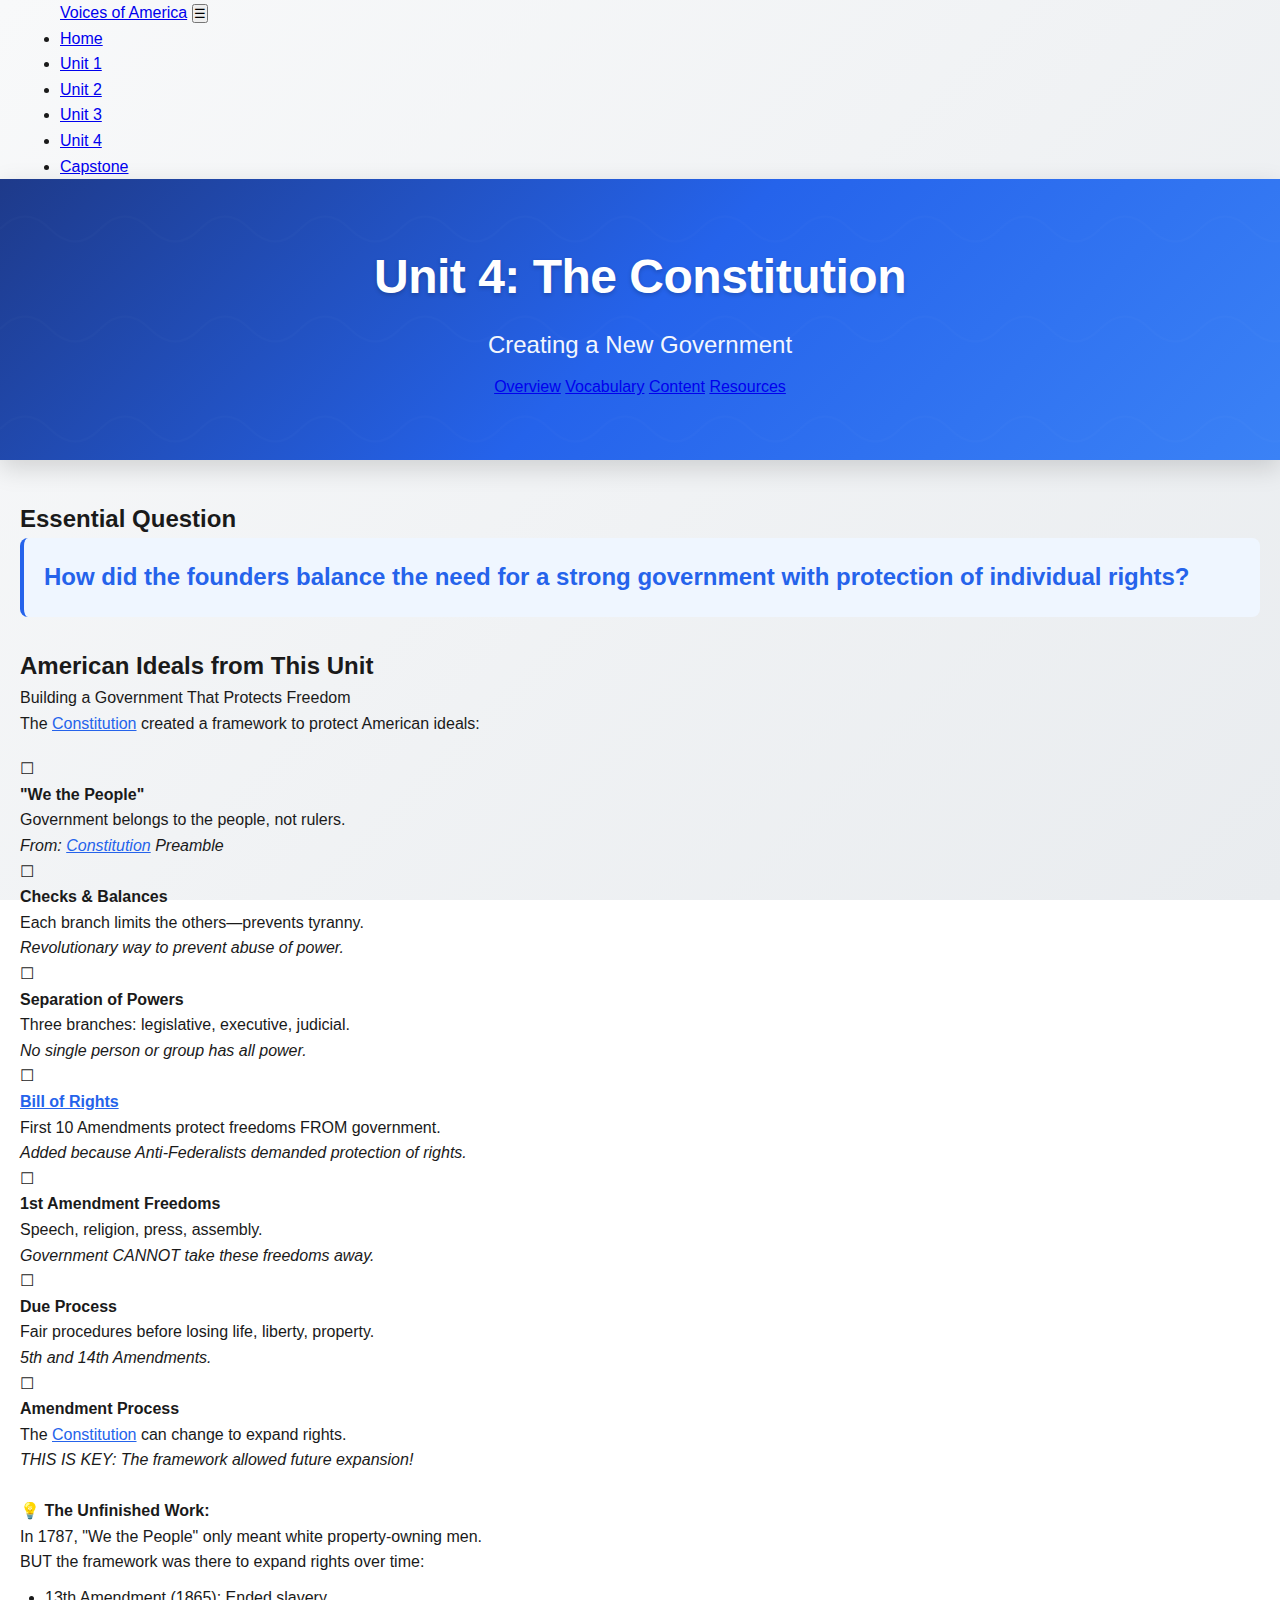
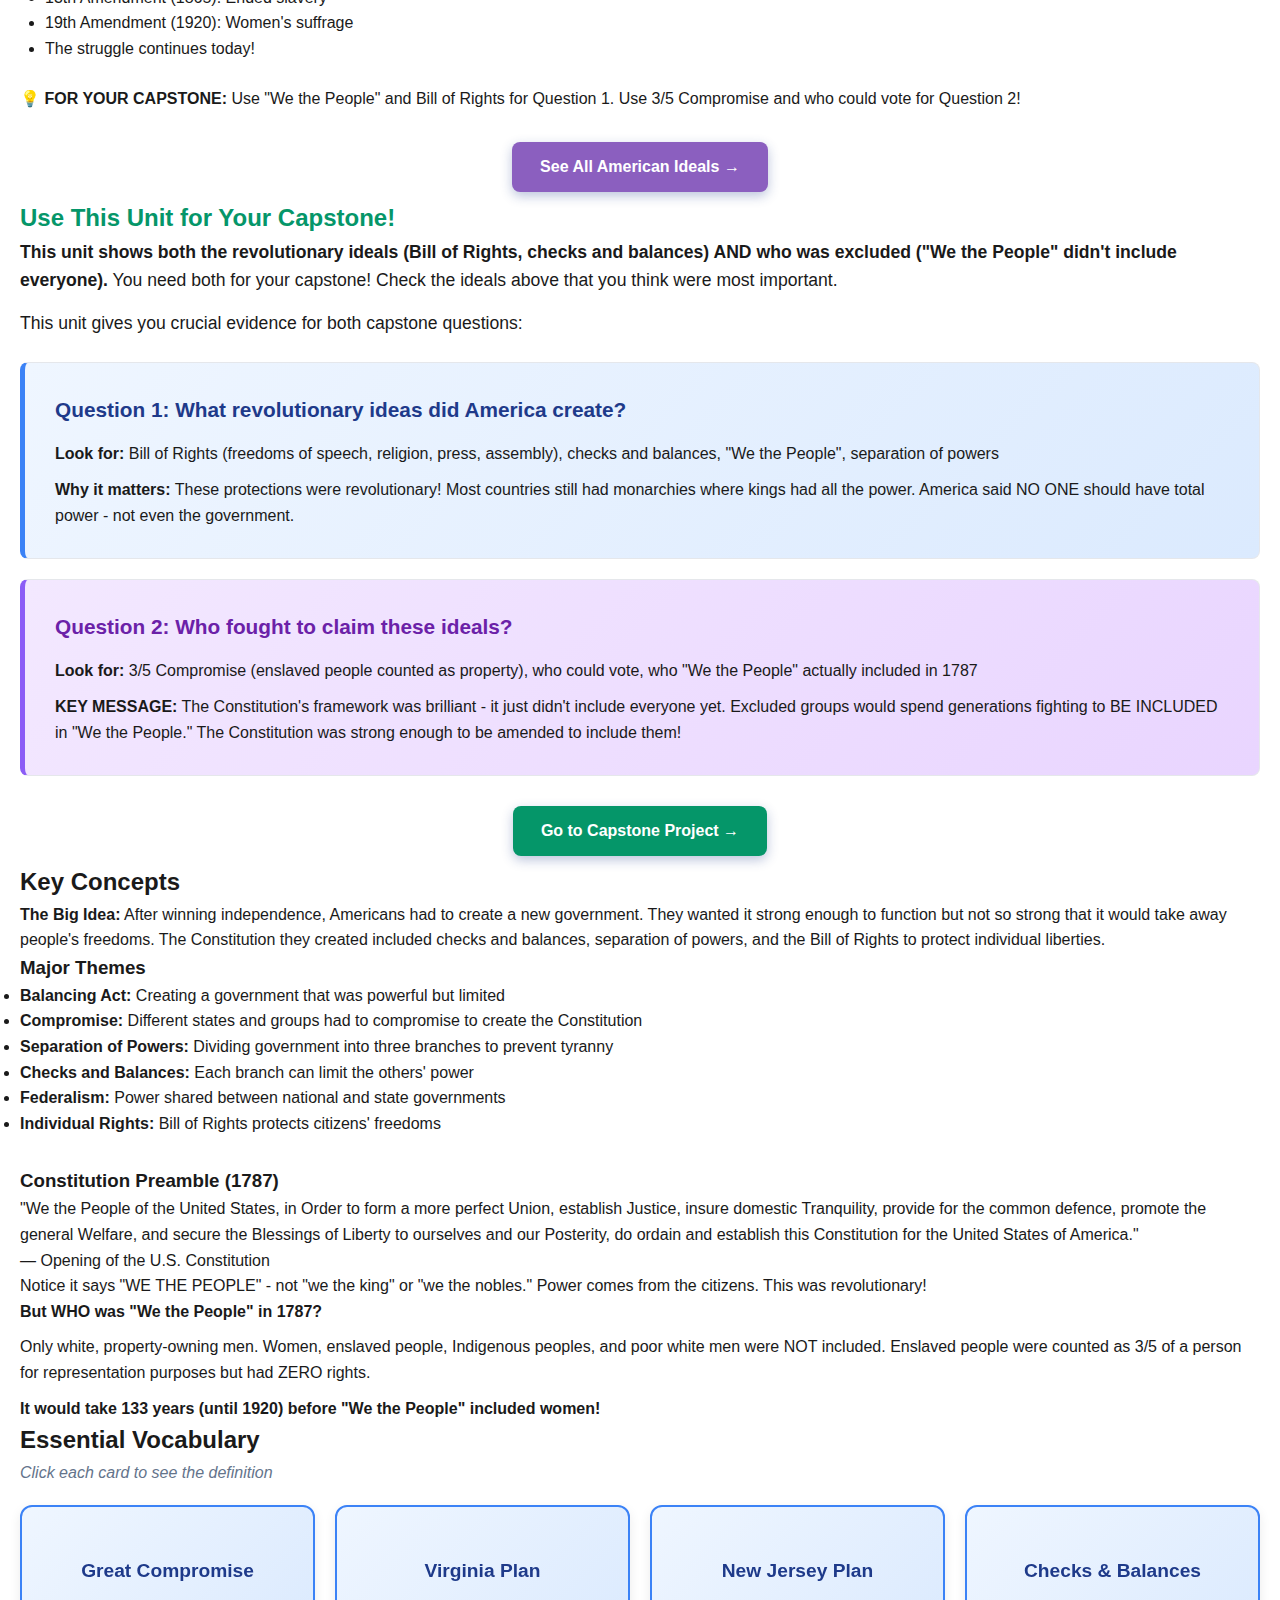
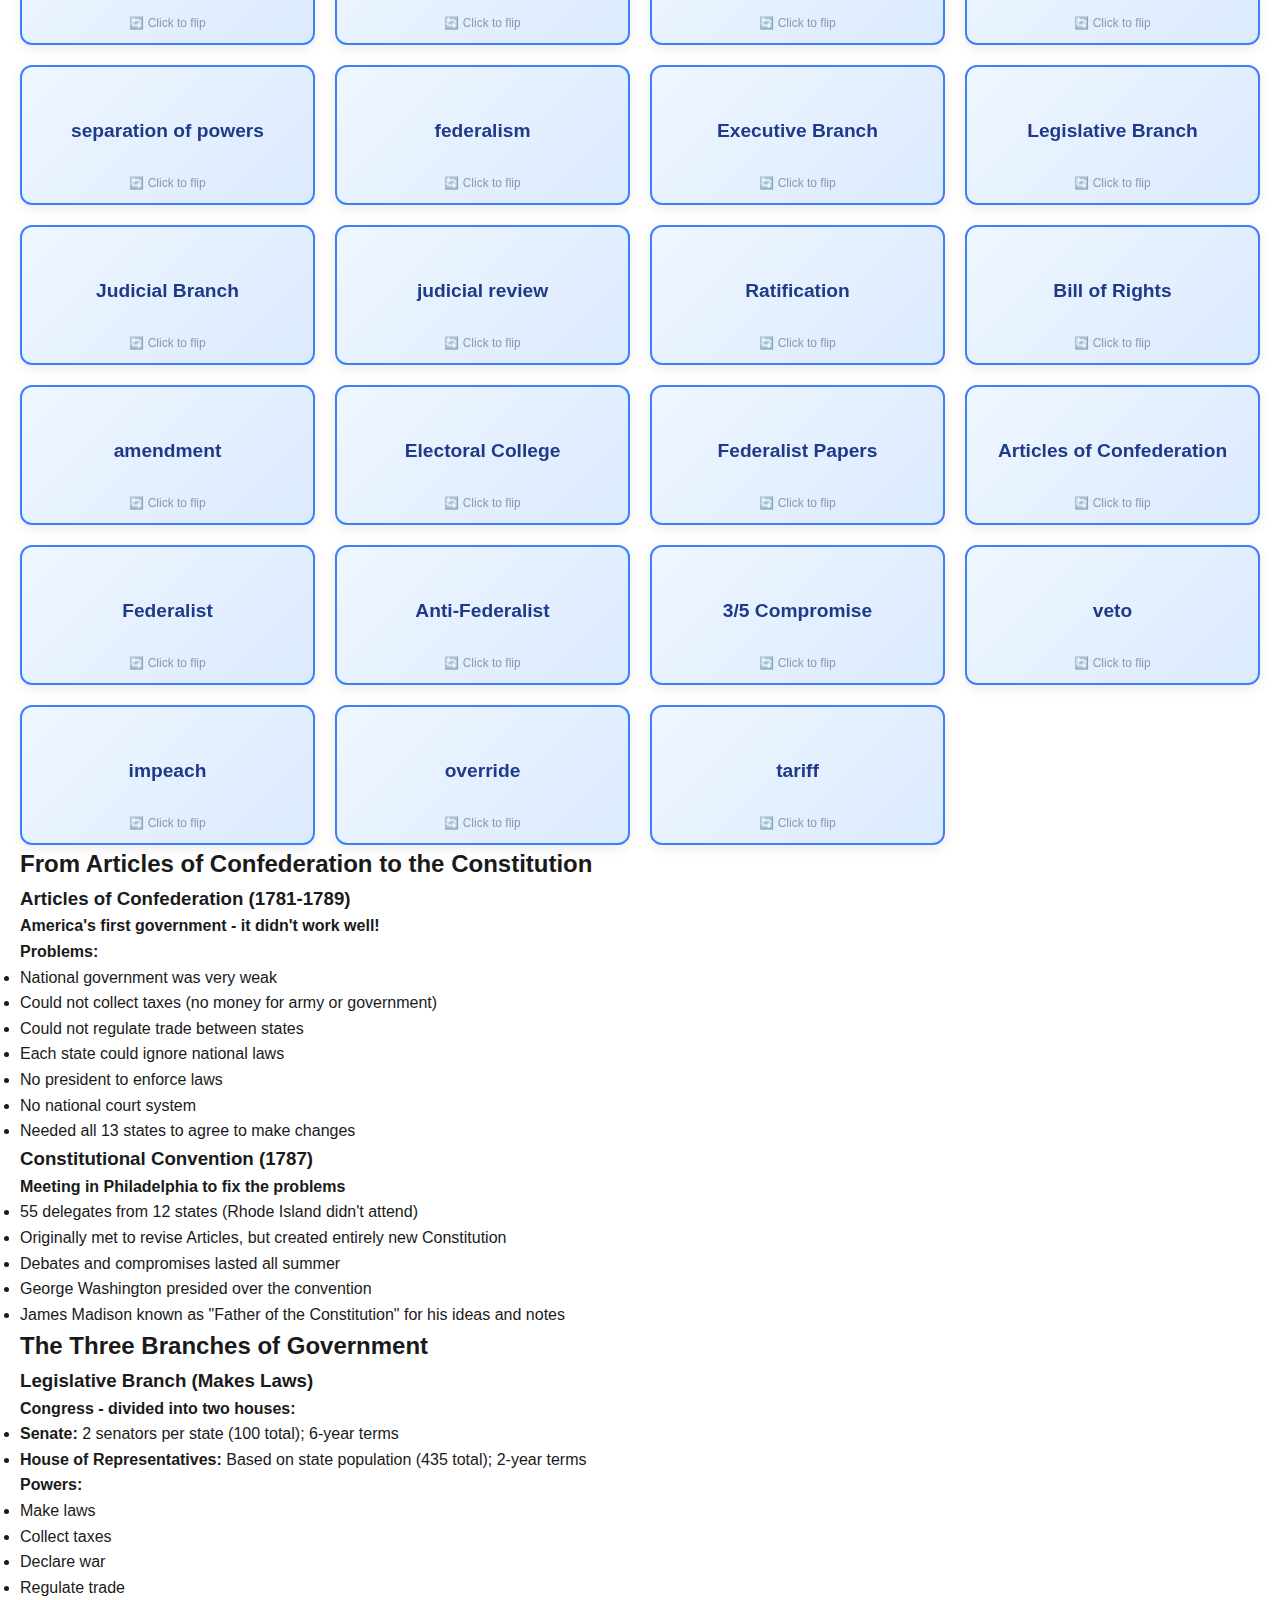
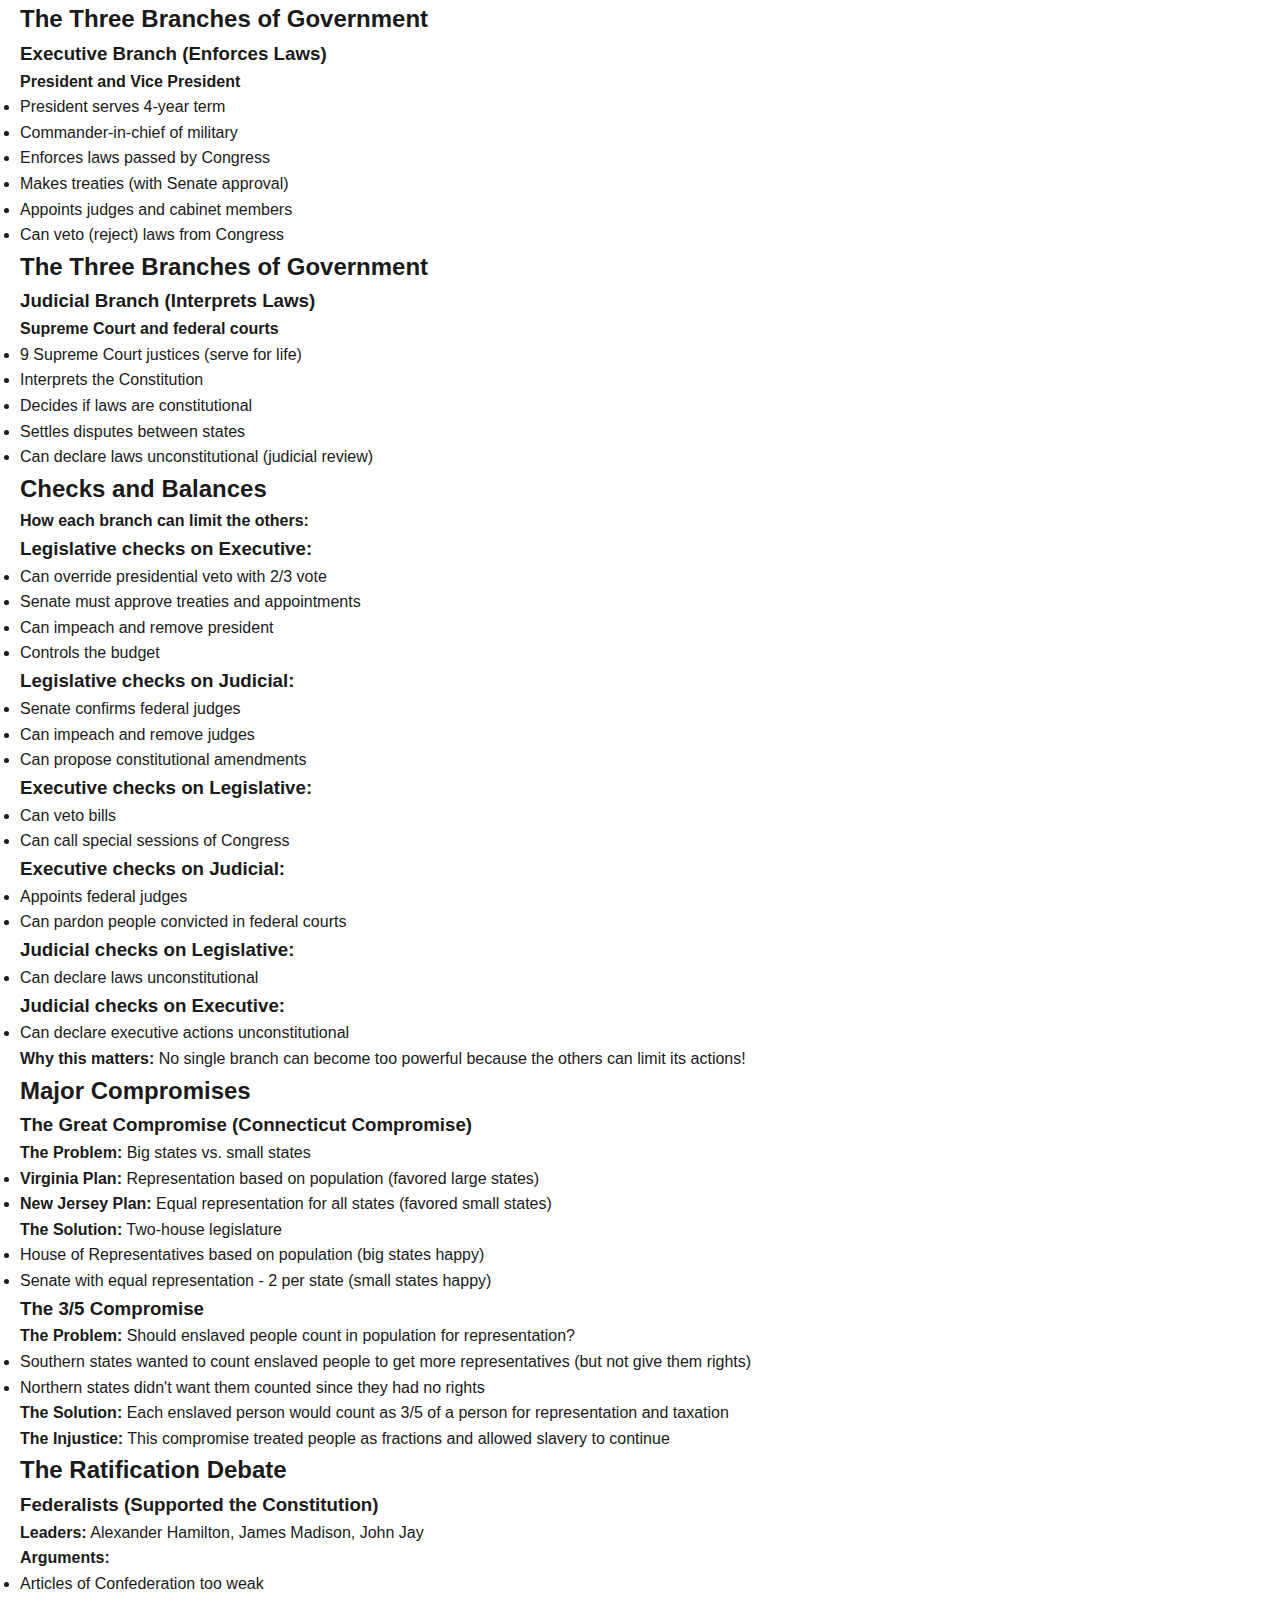
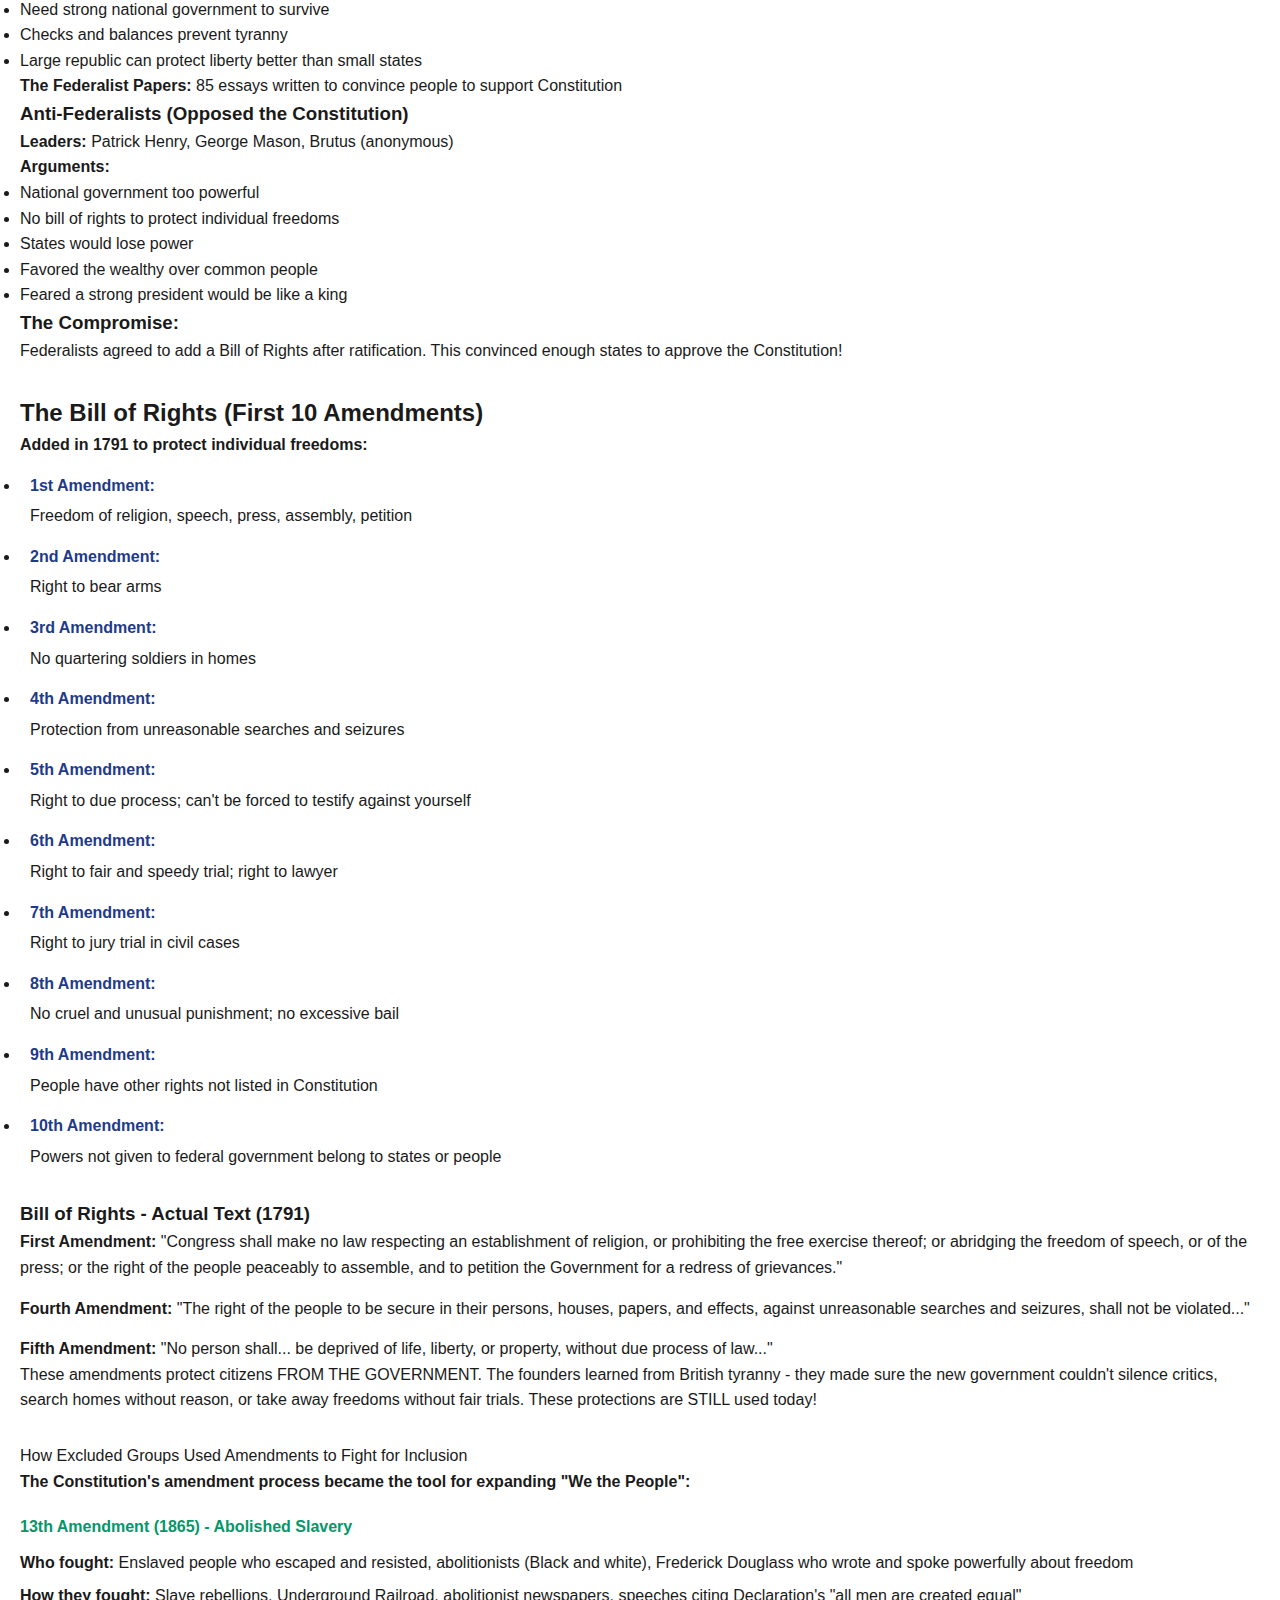
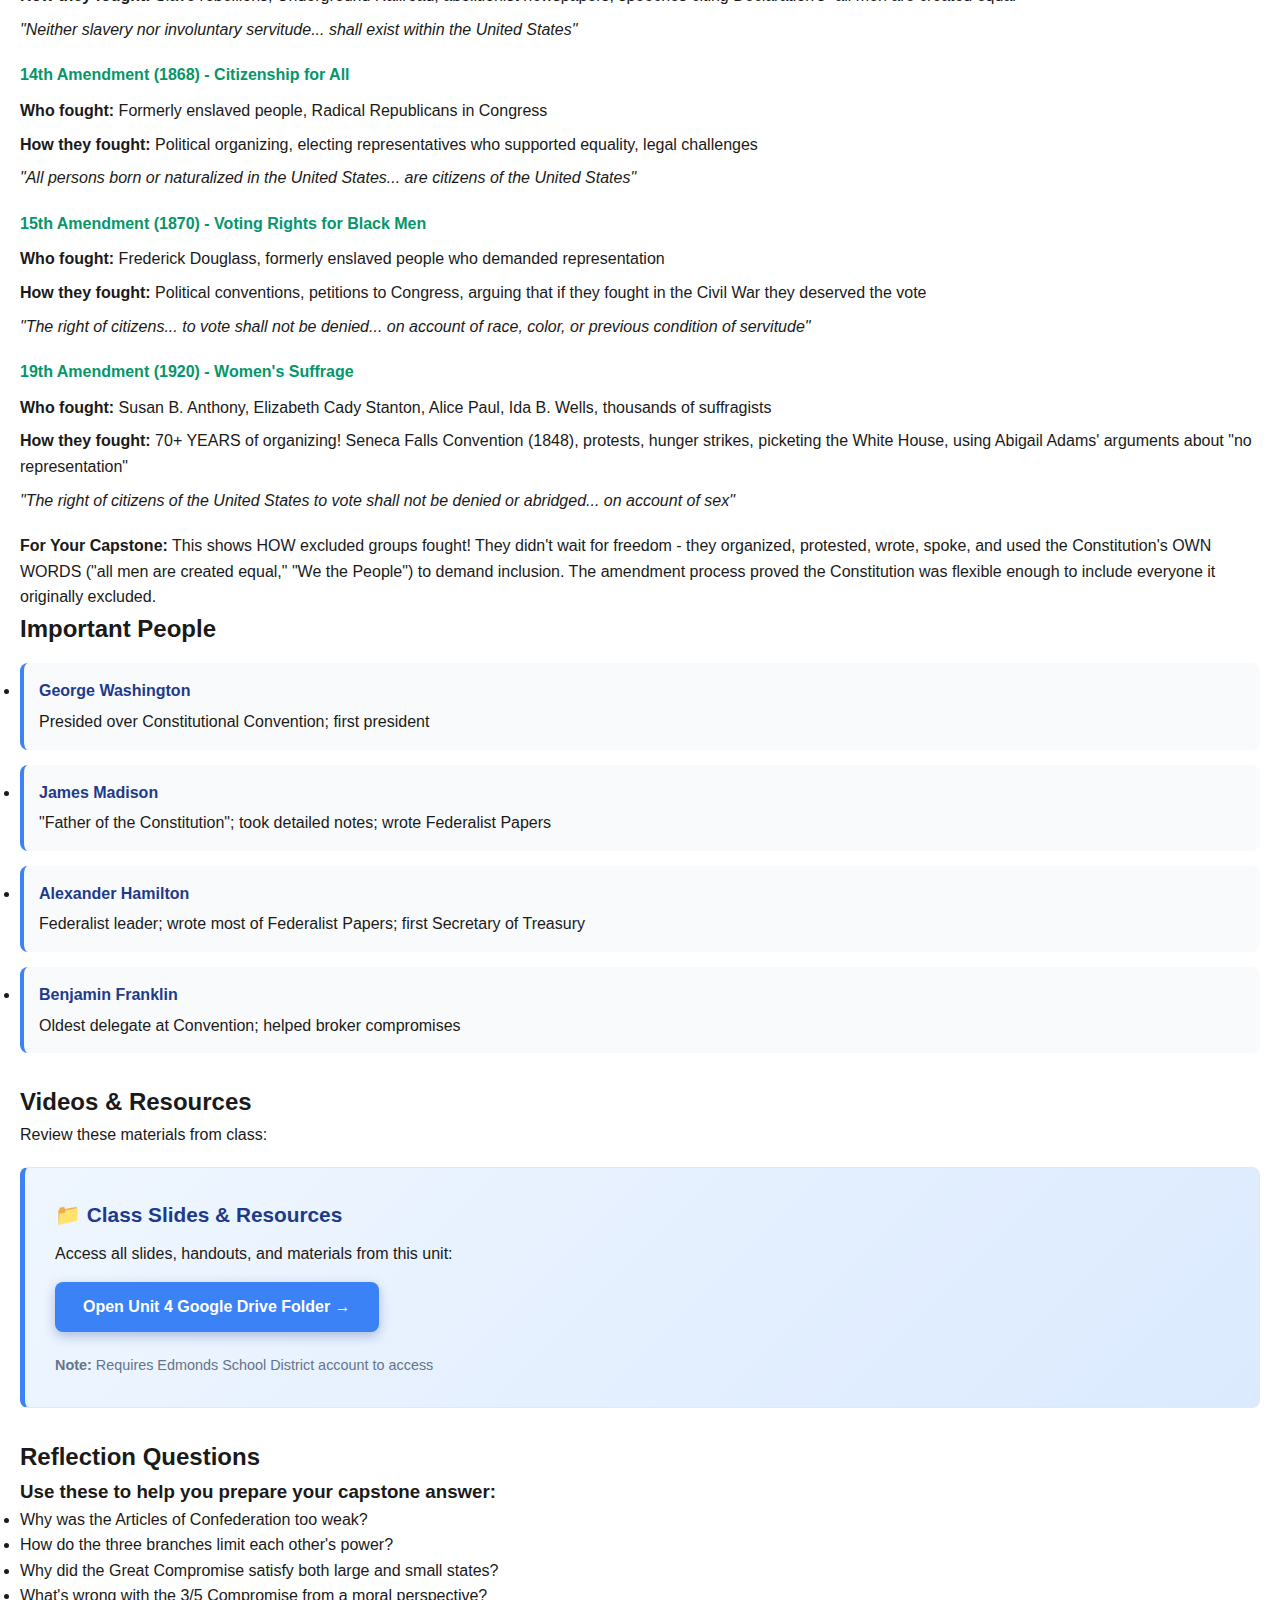
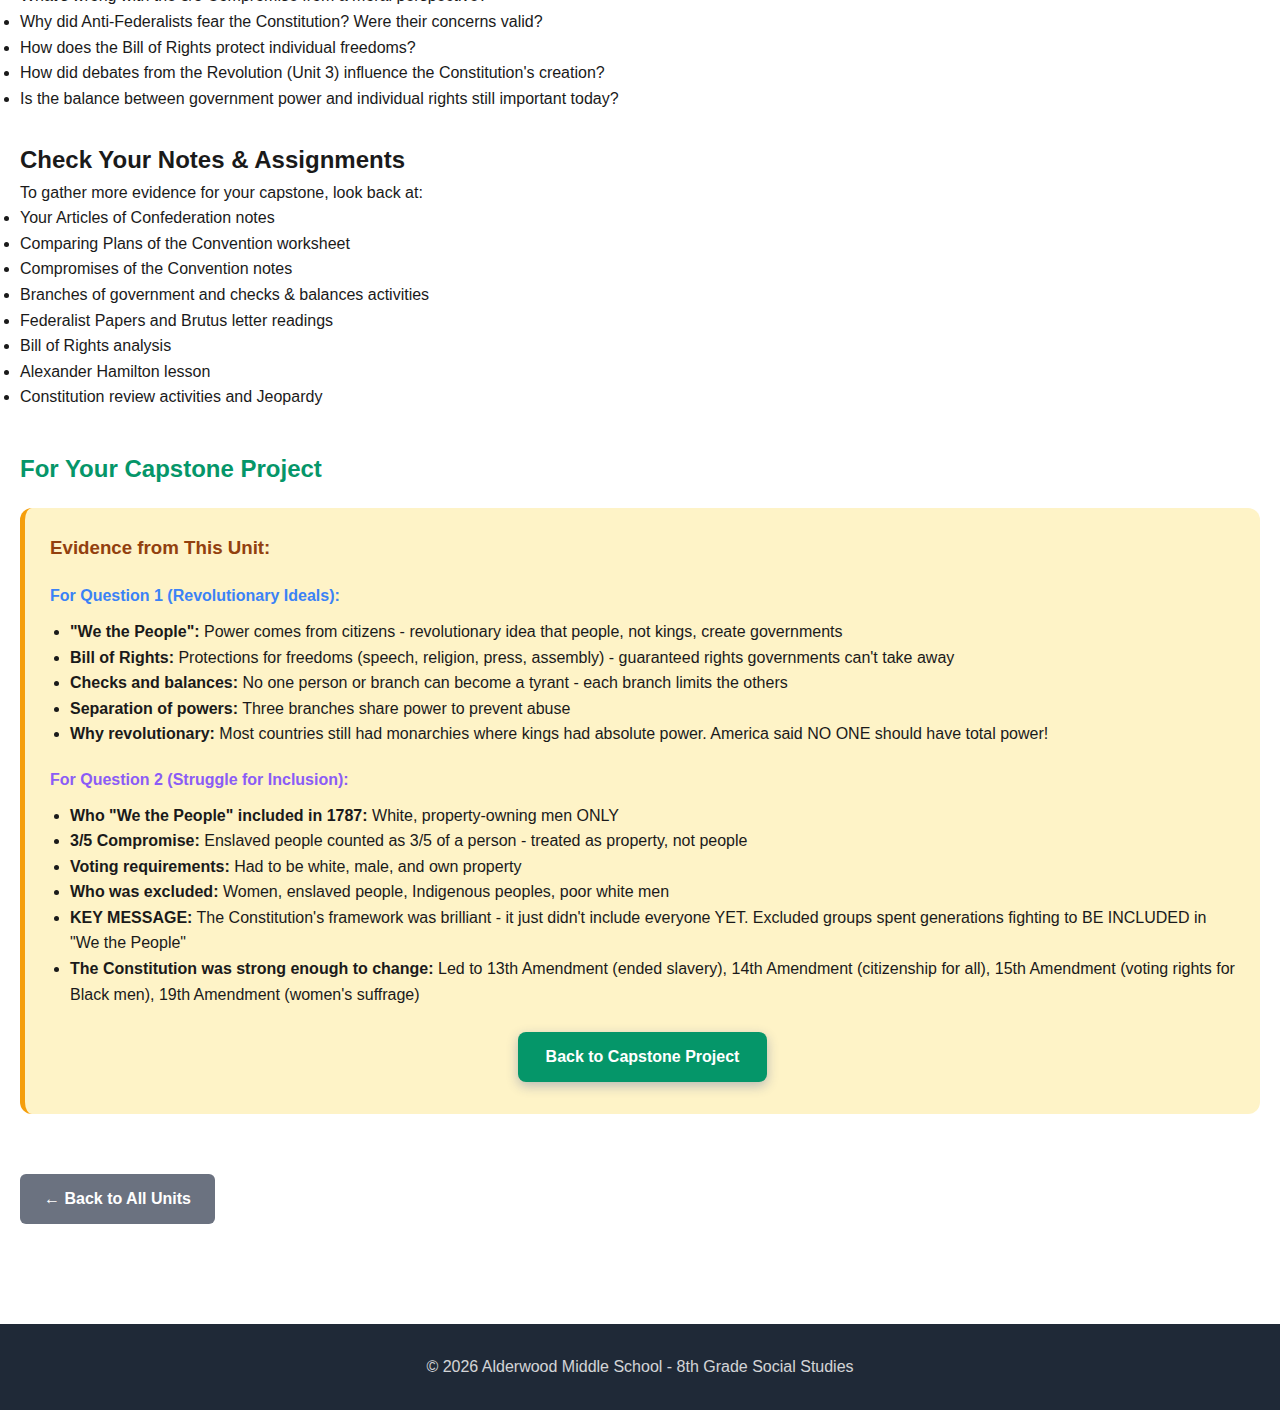
<file: unit4.html>
<!DOCTYPE html>
<html lang="en">
<head>
    <meta charset="UTF-8">
    <meta name="viewport" content="width=device-width, initial-scale=1.0">
    <title>Unit 4: The Constitution | 8th Grade Social Studies</title>
    <link rel="stylesheet" href="styles.css">
</head>
<body data-unit="4">
    <nav>
        <div class="container">
            <a href="index.html" class="nav-brand">Voices of America</a>
            <button class="nav-toggle" aria-label="Toggle navigation" aria-expanded="false">☰</button>
            <ul class="nav-links">
                <li><a href="index.html">Home</a></li>
                <li><a href="unit1.html">Unit 1</a></li>
                <li><a href="unit2.html">Unit 2</a></li>
                <li><a href="unit3.html">Unit 3</a></li>
                <li><a href="unit4.html">Unit 4</a></li>
                <li><a href="capstone.html">Capstone</a></li>
            </ul>
        </div>
    </nav>

    <header>
        <div class="container">
            <h1>Unit 4: The Constitution</h1>
            <p class="subtitle">Creating a New Government</p>
            <div class="header-tabs">
                <a href="#tab-overview" class="header-tab slide-nav-item active" data-slide="overview">Overview</a>
                <a href="#tab-vocabulary" class="header-tab slide-nav-item" data-slide="vocabulary">Vocabulary</a>
                <a href="#tab-content" class="header-tab slide-nav-item" data-slide="content">Content</a>
                <a href="#tab-resources" class="header-tab slide-nav-item" data-slide="resources">Resources</a>
            </div>
        </div>
    </header>

    <main class="slide-container">
        <!-- MAIN CONTENT AREA -->
        <div class="slide-main-content">
            <!-- SLIDE 1: Hero + Essential Question -->
            <div class="slide active" data-slide="1" data-tab="overview">
            <div class="slide-content">
                <h2>Essential Question</h2>
                <p class="big-question">How did the founders balance the need for a strong government with protection of individual rights?</p>
            </div>
        </div>

        <!-- SLIDE 2: American Ideals from This Unit -->
        <div class="slide american-ideals-slide" data-slide="2" data-tab="overview">
            <div class="slide-content">
                <h2>American Ideals from This Unit</h2>
                <p class="american-ideals-subtitle">Building a Government That Protects Freedom</p>

                <div class="american-ideals-content">
                    <p style="margin-bottom: 20px;">The <a href="https://kids.kiddle.co/Constitution_of_the_United_States" target="_blank" style="color: #2563eb; text-decoration: underline;">Constitution</a> created a framework to protect American ideals:</p>

                    <div class="ideal-item">
                        <div class="ideal-checkbox">☐</div>
                        <div class="ideal-text">
                            <strong>"We the People"</strong><br>
                            Government belongs to the people, not rulers.<br>
                            <em>From: <a href="https://kids.kiddle.co/Constitution_of_the_United_States" target="_blank" style="color: #2563eb; text-decoration: underline;">Constitution</a> Preamble</em>
                        </div>
                    </div>

                    <div class="ideal-item">
                        <div class="ideal-checkbox">☐</div>
                        <div class="ideal-text">
                            <strong>Checks & Balances</strong><br>
                            Each branch limits the others—prevents tyranny.<br>
                            <em>Revolutionary way to prevent abuse of power.</em>
                        </div>
                    </div>

                    <div class="ideal-item">
                        <div class="ideal-checkbox">☐</div>
                        <div class="ideal-text">
                            <strong>Separation of Powers</strong><br>
                            Three branches: legislative, executive, judicial.<br>
                            <em>No single person or group has all power.</em>
                        </div>
                    </div>

                    <div class="ideal-item">
                        <div class="ideal-checkbox">☐</div>
                        <div class="ideal-text">
                            <strong><a href="https://kids.kiddle.co/Constitution_of_the_United_States#The_Bill_of_Rights_.28First_10_Amendments.29" target="_blank" style="color: #2563eb; text-decoration: underline;">Bill of Rights</a></strong><br>
                            First 10 Amendments protect freedoms FROM government.<br>
                            <em>Added because Anti-Federalists demanded protection of rights.</em>
                        </div>
                    </div>

                    <div class="ideal-item">
                        <div class="ideal-checkbox">☐</div>
                        <div class="ideal-text">
                            <strong>1st Amendment Freedoms</strong><br>
                            Speech, religion, press, assembly.<br>
                            <em>Government CANNOT take these freedoms away.</em>
                        </div>
                    </div>

                    <div class="ideal-item">
                        <div class="ideal-checkbox">☐</div>
                        <div class="ideal-text">
                            <strong>Due Process</strong><br>
                            Fair procedures before losing life, liberty, property.<br>
                            <em>5th and 14th Amendments.</em>
                        </div>
                    </div>

                    <div class="ideal-item">
                        <div class="ideal-checkbox">☐</div>
                        <div class="ideal-text">
                            <strong>Amendment Process</strong><br>
                            The <a href="https://kids.kiddle.co/Constitution_of_the_United_States" target="_blank" style="color: #2563eb; text-decoration: underline;">Constitution</a> can change to expand rights.<br>
                            <em>THIS IS KEY: The framework allowed future expansion!</em>
                        </div>
                    </div>

                    <div class="key-idea-box" style="margin-top: 25px;">
                        <p><strong>💡 The Unfinished Work:</strong></p>
                        <p>In 1787, "We the People" only meant white property-owning men.</p>
                        <p>BUT the framework was there to expand rights over time:</p>
                        <ul style="margin-left: 25px; margin-top: 10px;">
                            <li>13th Amendment (1865): Ended slavery</li>
                            <li>19th Amendment (1920): Women's suffrage</li>
                            <li>The struggle continues today!</li>
                        </ul>
                    </div>

                    <div class="capstone-callout" style="margin-top: 25px;">
                        <p><strong>💡 FOR YOUR CAPSTONE:</strong> Use "We the People" and Bill of Rights for Question 1. Use 3/5 Compromise and who could vote for Question 2!</p>
                    </div>

                    <div style="text-align: center; margin-top: 30px;">
                        <a href="all-ideals.html" class="btn" style="background: #8B5FBF;">See All American Ideals →</a>
                    </div>
                </div>
            </div>
        </div>

        <!-- SLIDE 3: Capstone Connection -->
        <div class="slide" data-slide="3" data-tab="overview">
            <div class="slide-content">
                <h2 style="color: #059669;">Use This Unit for Your Capstone!</h2>
                <p style="font-size: 1.1em; margin-bottom: 15px;"><strong>This unit shows both the revolutionary ideals (Bill of Rights, checks and balances) AND who was excluded ("We the People" didn't include everyone).</strong> You need both for your capstone! Check the ideals above that you think were most important.</p>
                <p style="font-size: 1.1em; margin-bottom: 25px;">This unit gives you crucial evidence for both capstone questions:</p>

                <div class="info-box" style="border-left: 5px solid #3b82f6; background: linear-gradient(135deg, #eff6ff 0%, #dbeafe 100%);">
                    <h3 style="color: #1e3a8a;">Question 1: What revolutionary ideas did America create?</h3>
                    <p><strong>Look for:</strong> Bill of Rights (freedoms of speech, religion, press, assembly), checks and balances, "We the People", separation of powers</p>
                    <p style="margin-top: 10px;"><strong>Why it matters:</strong> These protections were revolutionary! Most countries still had monarchies where kings had all the power. America said NO ONE should have total power - not even the government.</p>
                </div>

                <div class="info-box" style="border-left: 5px solid #8b5cf6; background: linear-gradient(135deg, #f3e8ff 0%, #e9d5ff 100%); margin-top: 20px;">
                    <h3 style="color: #6b21a8;">Question 2: Who fought to claim these ideals?</h3>
                    <p><strong>Look for:</strong> 3/5 Compromise (enslaved people counted as property), who could vote, who "We the People" actually included in 1787</p>
                    <p style="margin-top: 10px;"><strong>KEY MESSAGE:</strong> The Constitution's framework was brilliant - it just didn't include everyone yet. Excluded groups would spend generations fighting to BE INCLUDED in "We the People." The Constitution was strong enough to be amended to include them!</p>
                </div>

                <div style="text-align: center; margin-top: 30px;">
                    <a href="capstone.html" class="btn" style="background: #059669;">Go to Capstone Project →</a>
                </div>
            </div>
        </div>

        <!-- SLIDE 4: Key Concepts -->
        <div class="slide" data-slide="4" data-tab="overview">
            <div class="slide-content">
                <h2>Key Concepts</h2>
                <p><strong>The Big Idea:</strong> After winning independence, Americans had to create a new government. They wanted it strong enough to function but not so strong that it would take away people's freedoms. The Constitution they created included checks and balances, separation of powers, and the Bill of Rights to protect individual liberties.</p>

                <h3>Major Themes</h3>
                <ul>
                    <li><strong>Balancing Act:</strong> Creating a government that was powerful but limited</li>
                    <li><strong>Compromise:</strong> Different states and groups had to compromise to create the Constitution</li>
                    <li><strong>Separation of Powers:</strong> Dividing government into three branches to prevent tyranny</li>
                    <li><strong>Checks and Balances:</strong> Each branch can limit the others' power</li>
                    <li><strong>Federalism:</strong> Power shared between national and state governments</li>
                    <li><strong>Individual Rights:</strong> Bill of Rights protects citizens' freedoms</li>
                </ul>

                <div class="primary-source" style="margin-top: 30px;">
                    <h3>Constitution Preamble (1787)</h3>
                    <blockquote>
                        "We the People of the United States, in Order to form a more perfect Union, establish Justice, insure domestic Tranquility, provide for the common defence, promote the general Welfare, and secure the Blessings of Liberty to ourselves and our Posterity, do ordain and establish this Constitution for the United States of America."
                    </blockquote>
                    <p class="source-citation">— Opening of the U.S. Constitution</p>
                    <div class="why-matters">Notice it says "WE THE PEOPLE" - not "we the king" or "we the nobles." Power comes from the citizens. This was revolutionary!</div>
                </div>

                <div class="paradox-box">
                    <p><strong>But WHO was "We the People" in 1787?</strong></p>
                    <p style="margin-top: 10px;">Only white, property-owning men. Women, enslaved people, Indigenous peoples, and poor white men were NOT included. Enslaved people were counted as 3/5 of a person for representation purposes but had ZERO rights.</p>
                    <p style="margin-top: 10px; font-weight: 600;">It would take 133 years (until 1920) before "We the People" included women!</p>
                </div>
            </div>
        </div>

        <!-- SLIDE 5: Essential Vocabulary -->
        <div class="slide slide-vocab" data-slide="5" data-tab="vocabulary">
            <div class="slide-content">
                <h2>Essential Vocabulary</h2>
                <p style="margin-bottom: 15px; color: #64748b; font-style: italic;">Click each card to see the definition</p>
                <div class="vocab-grid-wrapper">
                    <div class="vocab-grid">
                        <div class="vocab-card">
                            <div class="vocab-card-inner">
                                <div class="vocab-card-front">
                                    <div class="vocab-term">Great Compromise</div>
                                </div>
                                <div class="vocab-card-back">
                                    <div class="vocab-def">Agreement proposed by Roger Sherman of Connecticut to use a 2-house legislature</div>
                                </div>
                            </div>
                        </div>
                        <div class="vocab-card">
                            <div class="vocab-card-inner">
                                <div class="vocab-card-front">
                                    <div class="vocab-term">Virginia Plan</div>
                                </div>
                                <div class="vocab-card-back">
                                    <div class="vocab-def">James Madison's plan for America's government that favored the large states because representation was based on population</div>
                                </div>
                            </div>
                        </div>
                        <div class="vocab-card">
                            <div class="vocab-card-inner">
                                <div class="vocab-card-front">
                                    <div class="vocab-term">New Jersey Plan</div>
                                </div>
                                <div class="vocab-card-back">
                                    <div class="vocab-def">Plan proposed and favored by small states (like NJ) because representation was equal for all states regardless of population</div>
                                </div>
                            </div>
                        </div>
                        <div class="vocab-card">
                            <div class="vocab-card-inner">
                                <div class="vocab-card-front">
                                    <div class="vocab-term">Checks & Balances</div>
                                </div>
                                <div class="vocab-card-back">
                                    <div class="vocab-def">A system where each branch of government can limit the powers of the other branches to prevent tyranny</div>
                                </div>
                            </div>
                        </div>
                        <div class="vocab-card">
                            <div class="vocab-card-inner">
                                <div class="vocab-card-front">
                                    <div class="vocab-term">separation of powers</div>
                                </div>
                                <div class="vocab-card-back">
                                    <div class="vocab-def">Division of government into three branches (legislative, executive, judicial)</div>
                                </div>
                            </div>
                        </div>
                        <div class="vocab-card">
                            <div class="vocab-card-inner">
                                <div class="vocab-card-front">
                                    <div class="vocab-term">federalism</div>
                                </div>
                                <div class="vocab-card-back">
                                    <div class="vocab-def">Power is shared between the national (federal) government and state governments</div>
                                </div>
                            </div>
                        </div>
                        <div class="vocab-card">
                            <div class="vocab-card-inner">
                                <div class="vocab-card-front">
                                    <div class="vocab-term">Executive Branch</div>
                                </div>
                                <div class="vocab-card-back">
                                    <div class="vocab-def">The branch of government that enforces the laws and includes the president</div>
                                </div>
                            </div>
                        </div>
                        <div class="vocab-card">
                            <div class="vocab-card-inner">
                                <div class="vocab-card-front">
                                    <div class="vocab-term">Legislative Branch</div>
                                </div>
                                <div class="vocab-card-back">
                                    <div class="vocab-def">The branch of government that makes the laws and includes the House and Senate</div>
                                </div>
                            </div>
                        </div>
                        <div class="vocab-card">
                            <div class="vocab-card-inner">
                                <div class="vocab-card-front">
                                    <div class="vocab-term">Judicial Branch</div>
                                </div>
                                <div class="vocab-card-back">
                                    <div class="vocab-def">The branch of government that interprets the laws and includes the nation's court system</div>
                                </div>
                            </div>
                        </div>
                        <div class="vocab-card">
                            <div class="vocab-card-inner">
                                <div class="vocab-card-front">
                                    <div class="vocab-term">judicial review</div>
                                </div>
                                <div class="vocab-card-back">
                                    <div class="vocab-def">The Supreme Court's power to declare laws or executive actions unconstitutional</div>
                                </div>
                            </div>
                        </div>
                        <div class="vocab-card">
                            <div class="vocab-card-inner">
                                <div class="vocab-card-front">
                                    <div class="vocab-term">Ratification</div>
                                </div>
                                <div class="vocab-card-back">
                                    <div class="vocab-def">The process of approving the Constitution or any Amendments to it (to officially approve)</div>
                                </div>
                            </div>
                        </div>
                        <div class="vocab-card">
                            <div class="vocab-card-inner">
                                <div class="vocab-card-front">
                                    <div class="vocab-term">Bill of Rights</div>
                                </div>
                                <div class="vocab-card-back">
                                    <div class="vocab-def">The first 10 Amendments of the Constitution written by Madison when Anti-Federalists sought greater protections</div>
                                </div>
                            </div>
                        </div>
                        <div class="vocab-card">
                            <div class="vocab-card-inner">
                                <div class="vocab-card-front">
                                    <div class="vocab-term">amendment</div>
                                </div>
                                <div class="vocab-card-back">
                                    <div class="vocab-def">A change or addition to the Constitution</div>
                                </div>
                            </div>
                        </div>
                        <div class="vocab-card">
                            <div class="vocab-card-inner">
                                <div class="vocab-card-front">
                                    <div class="vocab-term">Electoral College</div>
                                </div>
                                <div class="vocab-card-back">
                                    <div class="vocab-def">The system for electing the president through states have a set of electors</div>
                                </div>
                            </div>
                        </div>
                        <div class="vocab-card">
                            <div class="vocab-card-inner">
                                <div class="vocab-card-front">
                                    <div class="vocab-term">Federalist Papers</div>
                                </div>
                                <div class="vocab-card-back">
                                    <div class="vocab-def">85 essays written by Hamilton, Madison, and Jay to convince states to ratify the Constitution</div>
                                </div>
                            </div>
                        </div>
                        <div class="vocab-card">
                            <div class="vocab-card-inner">
                                <div class="vocab-card-front">
                                    <div class="vocab-term">Articles of Confederation</div>
                                </div>
                                <div class="vocab-card-back">
                                    <div class="vocab-def">America's first government (weaknesses: no power to tax, no president, no national courts, couldn't regulate trade, needed 9/13 to pass laws)</div>
                                </div>
                            </div>
                        </div>
                        <div class="vocab-card">
                            <div class="vocab-card-inner">
                                <div class="vocab-card-front">
                                    <div class="vocab-term">Federalist</div>
                                </div>
                                <div class="vocab-card-back">
                                    <div class="vocab-def">People who supported the Constitution and a strong national government (like Alexander Hamilton)</div>
                                </div>
                            </div>
                        </div>
                        <div class="vocab-card">
                            <div class="vocab-card-inner">
                                <div class="vocab-card-front">
                                    <div class="vocab-term">Anti-Federalist</div>
                                </div>
                                <div class="vocab-card-back">
                                    <div class="vocab-def">People who opposed the Constitution, fearing it gave too much power to national government; wanted a Bill of Rights to protect individual freedoms</div>
                                </div>
                            </div>
                        </div>
                        <div class="vocab-card">
                            <div class="vocab-card-inner">
                                <div class="vocab-card-front">
                                    <div class="vocab-term">3/5 Compromise</div>
                                </div>
                                <div class="vocab-card-back">
                                    <div class="vocab-def">Each enslaved person would count as 3/5 of a person for representation and taxation purposes</div>
                                </div>
                            </div>
                        </div>
                        <div class="vocab-card">
                            <div class="vocab-card-inner">
                                <div class="vocab-card-front">
                                    <div class="vocab-term">veto</div>
                                </div>
                                <div class="vocab-card-back">
                                    <div class="vocab-def">To reject a law (power of the President to reject laws passed by Congress)</div>
                                </div>
                            </div>
                        </div>
                        <div class="vocab-card">
                            <div class="vocab-card-inner">
                                <div class="vocab-card-front">
                                    <div class="vocab-term">impeach</div>
                                </div>
                                <div class="vocab-card-back">
                                    <div class="vocab-def">To charge a government official with wrongdoing (Congress can impeach and remove the President)</div>
                                </div>
                            </div>
                        </div>
                        <div class="vocab-card">
                            <div class="vocab-card-inner">
                                <div class="vocab-card-front">
                                    <div class="vocab-term">override</div>
                                </div>
                                <div class="vocab-card-back">
                                    <div class="vocab-def">Congress can override a presidential veto with a 2/3 vote</div>
                                </div>
                            </div>
                        </div>
                        <div class="vocab-card">
                            <div class="vocab-card-inner">
                                <div class="vocab-card-front">
                                    <div class="vocab-term">tariff</div>
                                </div>
                                <div class="vocab-card-back">
                                    <div class="vocab-def">Taxes on imported goods (created by Hamilton as Secretary of Treasury)</div>
                                </div>
                            </div>
                        </div>
                    </div>
                </div>
            </div>
        </div>

        <!-- SLIDE 6: Articles of Confederation to Constitution -->
        <div class="slide" data-slide="6" data-tab="content">
            <div class="slide-content">
                <h2>From Articles of Confederation to the Constitution</h2>

                <h3>Articles of Confederation (1781-1789)</h3>
                <p><strong>America's first government - it didn't work well!</strong></p>
                <p><strong>Problems:</strong></p>
                <ul>
                    <li>National government was very weak</li>
                    <li>Could not collect taxes (no money for army or government)</li>
                    <li>Could not regulate trade between states</li>
                    <li>Each state could ignore national laws</li>
                    <li>No president to enforce laws</li>
                    <li>No national court system</li>
                    <li>Needed all 13 states to agree to make changes</li>
                </ul>

                <h3>Constitutional Convention (1787)</h3>
                <p><strong>Meeting in Philadelphia to fix the problems</strong></p>
                <ul>
                    <li>55 delegates from 12 states (Rhode Island didn't attend)</li>
                    <li>Originally met to revise Articles, but created entirely new Constitution</li>
                    <li>Debates and compromises lasted all summer</li>
                    <li>George Washington presided over the convention</li>
                    <li>James Madison known as "Father of the Constitution" for his ideas and notes</li>
                </ul>
            </div>
        </div>

        <!-- SLIDE 7: Legislative Branch -->
        <div class="slide" data-slide="7" data-tab="content">
            <div class="slide-content">
                <h2>The Three Branches of Government</h2>

                <h3>Legislative Branch (Makes Laws)</h3>
                <p><strong>Congress - divided into two houses:</strong></p>
                <ul>
                    <li><strong>Senate:</strong> 2 senators per state (100 total); 6-year terms</li>
                    <li><strong>House of Representatives:</strong> Based on state population (435 total); 2-year terms</li>
                </ul>
                <p><strong>Powers:</strong></p>
                <ul>
                    <li>Make laws</li>
                    <li>Collect taxes</li>
                    <li>Declare war</li>
                    <li>Regulate trade</li>
                </ul>
            </div>
        </div>

        <!-- SLIDE 8: Executive Branch -->
        <div class="slide" data-slide="8" data-tab="content">
            <div class="slide-content">
                <h2>The Three Branches of Government</h2>

                <h3>Executive Branch (Enforces Laws)</h3>
                <p><strong>President and Vice President</strong></p>
                <ul>
                    <li>President serves 4-year term</li>
                    <li>Commander-in-chief of military</li>
                    <li>Enforces laws passed by Congress</li>
                    <li>Makes treaties (with Senate approval)</li>
                    <li>Appoints judges and cabinet members</li>
                    <li>Can veto (reject) laws from Congress</li>
                </ul>
            </div>
        </div>

        <!-- SLIDE 9: Judicial Branch -->
        <div class="slide" data-slide="9" data-tab="content">
            <div class="slide-content">
                <h2>The Three Branches of Government</h2>

                <h3>Judicial Branch (Interprets Laws)</h3>
                <p><strong>Supreme Court and federal courts</strong></p>
                <ul>
                    <li>9 Supreme Court justices (serve for life)</li>
                    <li>Interprets the Constitution</li>
                    <li>Decides if laws are constitutional</li>
                    <li>Settles disputes between states</li>
                    <li>Can declare laws unconstitutional (judicial review)</li>
                </ul>
            </div>
        </div>

        <!-- SLIDE 10: Checks and Balances -->
        <div class="slide" data-slide="10" data-tab="content">
            <div class="slide-content">
                <h2>Checks and Balances</h2>
                <p><strong>How each branch can limit the others:</strong></p>

                <h3>Legislative checks on Executive:</h3>
                <ul>
                    <li>Can override presidential veto with 2/3 vote</li>
                    <li>Senate must approve treaties and appointments</li>
                    <li>Can impeach and remove president</li>
                    <li>Controls the budget</li>
                </ul>

                <h3>Legislative checks on Judicial:</h3>
                <ul>
                    <li>Senate confirms federal judges</li>
                    <li>Can impeach and remove judges</li>
                    <li>Can propose constitutional amendments</li>
                </ul>

                <h3>Executive checks on Legislative:</h3>
                <ul>
                    <li>Can veto bills</li>
                    <li>Can call special sessions of Congress</li>
                </ul>

                <h3>Executive checks on Judicial:</h3>
                <ul>
                    <li>Appoints federal judges</li>
                    <li>Can pardon people convicted in federal courts</li>
                </ul>

                <h3>Judicial checks on Legislative:</h3>
                <ul>
                    <li>Can declare laws unconstitutional</li>
                </ul>

                <h3>Judicial checks on Executive:</h3>
                <ul>
                    <li>Can declare executive actions unconstitutional</li>
                </ul>

                <p><strong>Why this matters:</strong> No single branch can become too powerful because the others can limit its actions!</p>
            </div>
        </div>

        <!-- SLIDE 11: Major Compromises -->
        <div class="slide" data-slide="11" data-tab="content">
            <div class="slide-content">
                <h2>Major Compromises</h2>

                <h3>The Great Compromise (Connecticut Compromise)</h3>
                <p><strong>The Problem:</strong> Big states vs. small states</p>
                <ul>
                    <li><strong>Virginia Plan:</strong> Representation based on population (favored large states)</li>
                    <li><strong>New Jersey Plan:</strong> Equal representation for all states (favored small states)</li>
                </ul>
                <p><strong>The Solution:</strong> Two-house legislature</p>
                <ul>
                    <li>House of Representatives based on population (big states happy)</li>
                    <li>Senate with equal representation - 2 per state (small states happy)</li>
                </ul>

                <h3>The 3/5 Compromise</h3>
                <p><strong>The Problem:</strong> Should enslaved people count in population for representation?</p>
                <ul>
                    <li>Southern states wanted to count enslaved people to get more representatives (but not give them rights)</li>
                    <li>Northern states didn't want them counted since they had no rights</li>
                </ul>
                <p><strong>The Solution:</strong> Each enslaved person would count as 3/5 of a person for representation and taxation</p>
                <p><strong>The Injustice:</strong> This compromise treated people as fractions and allowed slavery to continue</p>
            </div>
        </div>

        <!-- SLIDE 12: Ratification Debate + Bill of Rights -->
        <div class="slide" data-slide="12" data-tab="content">
            <div class="slide-content">
                <h2>The Ratification Debate</h2>

                <h3>Federalists (Supported the Constitution)</h3>
                <p><strong>Leaders:</strong> Alexander Hamilton, James Madison, John Jay</p>
                <p><strong>Arguments:</strong></p>
                <ul>
                    <li>Articles of Confederation too weak</li>
                    <li>Need strong national government to survive</li>
                    <li>Checks and balances prevent tyranny</li>
                    <li>Large republic can protect liberty better than small states</li>
                </ul>
                <p><strong>The Federalist Papers:</strong> 85 essays written to convince people to support Constitution</p>

                <h3>Anti-Federalists (Opposed the Constitution)</h3>
                <p><strong>Leaders:</strong> Patrick Henry, George Mason, Brutus (anonymous)</p>
                <p><strong>Arguments:</strong></p>
                <ul>
                    <li>National government too powerful</li>
                    <li>No bill of rights to protect individual freedoms</li>
                    <li>States would lose power</li>
                    <li>Favored the wealthy over common people</li>
                    <li>Feared a strong president would be like a king</li>
                </ul>

                <h3>The Compromise:</h3>
                <p>Federalists agreed to add a Bill of Rights after ratification. This convinced enough states to approve the Constitution!</p>

                <h2 style="margin-top: 30px;">The Bill of Rights (First 10 Amendments)</h2>
                <p><strong>Added in 1791 to protect individual freedoms:</strong></p>
                <ul class="documents-list">
                    <li><strong>1st Amendment:</strong> Freedom of religion, speech, press, assembly, petition</li>
                    <li><strong>2nd Amendment:</strong> Right to bear arms</li>
                    <li><strong>3rd Amendment:</strong> No quartering soldiers in homes</li>
                    <li><strong>4th Amendment:</strong> Protection from unreasonable searches and seizures</li>
                    <li><strong>5th Amendment:</strong> Right to due process; can't be forced to testify against yourself</li>
                    <li><strong>6th Amendment:</strong> Right to fair and speedy trial; right to lawyer</li>
                    <li><strong>7th Amendment:</strong> Right to jury trial in civil cases</li>
                    <li><strong>8th Amendment:</strong> No cruel and unusual punishment; no excessive bail</li>
                    <li><strong>9th Amendment:</strong> People have other rights not listed in Constitution</li>
                    <li><strong>10th Amendment:</strong> Powers not given to federal government belong to states or people</li>
                </ul>

                <div class="primary-source" style="margin-top: 30px;">
                    <h3>Bill of Rights - Actual Text (1791)</h3>
                    <blockquote>
                        <p style="margin-bottom: 15px;"><strong>First Amendment:</strong> "Congress shall make no law respecting an establishment of religion, or prohibiting the free exercise thereof; or abridging the freedom of speech, or of the press; or the right of the people peaceably to assemble, and to petition the Government for a redress of grievances."</p>

                        <p style="margin-bottom: 15px;"><strong>Fourth Amendment:</strong> "The right of the people to be secure in their persons, houses, papers, and effects, against unreasonable searches and seizures, shall not be violated..."</p>

                        <p style="margin-bottom: 0;"><strong>Fifth Amendment:</strong> "No person shall... be deprived of life, liberty, or property, without due process of law..."</p>
                    </blockquote>
                    <div class="why-matters">These amendments protect citizens FROM THE GOVERNMENT. The founders learned from British tyranny - they made sure the new government couldn't silence critics, search homes without reason, or take away freedoms without fair trials. These protections are STILL used today!</div>
                </div>

                <div class="action-box" style="margin-top: 30px;">
                    <div class="event-title">How Excluded Groups Used Amendments to Fight for Inclusion</div>
                    <p><strong>The Constitution's amendment process became the tool for expanding "We the People":</strong></p>

                    <div style="margin-top: 20px;">
                        <h4 style="color: #059669; margin-bottom: 10px;">13th Amendment (1865) - Abolished Slavery</h4>
                        <p><strong>Who fought:</strong> Enslaved people who escaped and resisted, abolitionists (Black and white), Frederick Douglass who wrote and spoke powerfully about freedom</p>
                        <p style="margin-top: 8px;"><strong>How they fought:</strong> Slave rebellions, Underground Railroad, abolitionist newspapers, speeches citing Declaration's "all men are created equal"</p>
                        <p style="margin-top: 8px; font-style: italic;">"Neither slavery nor involuntary servitude... shall exist within the United States"</p>
                    </div>

                    <div style="margin-top: 20px;">
                        <h4 style="color: #059669; margin-bottom: 10px;">14th Amendment (1868) - Citizenship for All</h4>
                        <p><strong>Who fought:</strong> Formerly enslaved people, Radical Republicans in Congress</p>
                        <p style="margin-top: 8px;"><strong>How they fought:</strong> Political organizing, electing representatives who supported equality, legal challenges</p>
                        <p style="margin-top: 8px; font-style: italic;">"All persons born or naturalized in the United States... are citizens of the United States"</p>
                    </div>

                    <div style="margin-top: 20px;">
                        <h4 style="color: #059669; margin-bottom: 10px;">15th Amendment (1870) - Voting Rights for Black Men</h4>
                        <p><strong>Who fought:</strong> Frederick Douglass, formerly enslaved people who demanded representation</p>
                        <p style="margin-top: 8px;"><strong>How they fought:</strong> Political conventions, petitions to Congress, arguing that if they fought in the Civil War they deserved the vote</p>
                        <p style="margin-top: 8px; font-style: italic;">"The right of citizens... to vote shall not be denied... on account of race, color, or previous condition of servitude"</p>
                    </div>

                    <div style="margin-top: 20px;">
                        <h4 style="color: #059669; margin-bottom: 10px;">19th Amendment (1920) - Women's Suffrage</h4>
                        <p><strong>Who fought:</strong> Susan B. Anthony, Elizabeth Cady Stanton, Alice Paul, Ida B. Wells, thousands of suffragists</p>
                        <p style="margin-top: 8px;"><strong>How they fought:</strong> 70+ YEARS of organizing! Seneca Falls Convention (1848), protests, hunger strikes, picketing the White House, using Abigail Adams' arguments about "no representation"</p>
                        <p style="margin-top: 8px; font-style: italic;">"The right of citizens of the United States to vote shall not be denied or abridged... on account of sex"</p>
                    </div>

                    <div class="key-takeaway" style="margin-top: 20px;">
                        <strong>For Your Capstone:</strong> This shows HOW excluded groups fought! They didn't wait for freedom - they organized, protested, wrote, spoke, and used the Constitution's OWN WORDS ("all men are created equal," "We the People") to demand inclusion. The amendment process proved the Constitution was flexible enough to include everyone it originally excluded.
                    </div>
                </div>
            </div>
        </div>

        <!-- SLIDE 13: Important People + Videos + Reflection + Resources -->
        <div class="slide" data-slide="13" data-tab="resources">
            <div class="slide-content">
                <h2>Important People</h2>
                <ul class="people-list">
                    <li>
                        <strong>George Washington</strong>
                        Presided over Constitutional Convention; first president
                    </li>
                    <li>
                        <strong>James Madison</strong>
                        "Father of the Constitution"; took detailed notes; wrote Federalist Papers
                    </li>
                    <li>
                        <strong>Alexander Hamilton</strong>
                        Federalist leader; wrote most of Federalist Papers; first Secretary of Treasury
                    </li>
                    <li>
                        <strong>Benjamin Franklin</strong>
                        Oldest delegate at Convention; helped broker compromises
                    </li>
                </ul>

                <h2 style="margin-top: 30px;">Videos & Resources</h2>
                <p>Review these materials from class:</p>

                <div class="info-box" style="background: linear-gradient(135deg, #eff6ff 0%, #dbeafe 100%); border-left: 5px solid #3b82f6; margin-top: 20px;">
                    <h3 style="color: #1e3a8a; margin-bottom: 10px;">📁 Class Slides & Resources</h3>
                    <p style="margin-bottom: 15px;">Access all slides, handouts, and materials from this unit:</p>
                    <a href="https://drive.google.com/drive/folders/1yiNOj6c_HXrdEVZfktGDnsaVEBXZJbVA" class="btn" style="background: #3b82f6; display: inline-block;" target="_blank" rel="noopener">
                        Open Unit 4 Google Drive Folder →
                    </a>
                    <p style="margin-top: 15px; font-size: 0.9rem; color: #64748b;">
                        <strong>Note:</strong> Requires Edmonds School District account to access
                    </p>
                </div>

                <h2 style="margin-top: 30px;">Reflection Questions</h2>
                <h3>Use these to help you prepare your capstone answer:</h3>
                <ul>
                    <li>Why was the Articles of Confederation too weak?</li>
                    <li>How do the three branches limit each other's power?</li>
                    <li>Why did the Great Compromise satisfy both large and small states?</li>
                    <li>What's wrong with the 3/5 Compromise from a moral perspective?</li>
                    <li>Why did Anti-Federalists fear the Constitution? Were their concerns valid?</li>
                    <li>How does the Bill of Rights protect individual freedoms?</li>
                    <li>How did debates from the Revolution (Unit 3) influence the Constitution's creation?</li>
                    <li>Is the balance between government power and individual rights still important today?</li>
                </ul>

                <h2 style="margin-top: 30px;">Check Your Notes & Assignments</h2>
                <p>To gather more evidence for your capstone, look back at:</p>
                <ul>
                    <li>Your Articles of Confederation notes</li>
                    <li>Comparing Plans of the Convention worksheet</li>
                    <li>Compromises of the Convention notes</li>
                    <li>Branches of government and checks & balances activities</li>
                    <li>Federalist Papers and Brutus letter readings</li>
                    <li>Bill of Rights analysis</li>
                    <li>Alexander Hamilton lesson</li>
                    <li>Constitution review activities and Jeopardy</li>
                </ul>

                <h2 style="margin-top: 40px; color: #059669;">For Your Capstone Project</h2>

                <div style="background: #fef3c7; padding: 25px; border-radius: 12px; border-left: 5px solid #f59e0b; margin-top: 20px;">
                    <h3 style="color: #92400e; margin-bottom: 15px;">Evidence from This Unit:</h3>

                    <div style="margin: 20px 0;">
                        <h4 style="color: #3b82f6; margin-bottom: 10px;">For Question 1 (Revolutionary Ideals):</h4>
                        <ul style="margin-left: 20px;">
                            <li><strong>"We the People":</strong> Power comes from citizens - revolutionary idea that people, not kings, create governments</li>
                            <li><strong>Bill of Rights:</strong> Protections for freedoms (speech, religion, press, assembly) - guaranteed rights governments can't take away</li>
                            <li><strong>Checks and balances:</strong> No one person or branch can become a tyrant - each branch limits the others</li>
                            <li><strong>Separation of powers:</strong> Three branches share power to prevent abuse</li>
                            <li><strong>Why revolutionary:</strong> Most countries still had monarchies where kings had absolute power. America said NO ONE should have total power!</li>
                        </ul>
                    </div>

                    <div style="margin: 20px 0;">
                        <h4 style="color: #8b5cf6; margin-bottom: 10px;">For Question 2 (Struggle for Inclusion):</h4>
                        <ul style="margin-left: 20px;">
                            <li><strong>Who "We the People" included in 1787:</strong> White, property-owning men ONLY</li>
                            <li><strong>3/5 Compromise:</strong> Enslaved people counted as 3/5 of a person - treated as property, not people</li>
                            <li><strong>Voting requirements:</strong> Had to be white, male, and own property</li>
                            <li><strong>Who was excluded:</strong> Women, enslaved people, Indigenous peoples, poor white men</li>
                            <li><strong>KEY MESSAGE:</strong> The Constitution's framework was brilliant - it just didn't include everyone YET. Excluded groups spent generations fighting to BE INCLUDED in "We the People"</li>
                            <li><strong>The Constitution was strong enough to change:</strong> Led to 13th Amendment (ended slavery), 14th Amendment (citizenship for all), 15th Amendment (voting rights for Black men), 19th Amendment (women's suffrage)</li>
                        </ul>
                    </div>

                    <div style="text-align: center; margin-top: 25px;">
                        <a href="capstone.html" class="btn" style="background: #059669;">Back to Capstone Project</a>
                    </div>
                </div>

                <div style="margin-top: 30px;">
                    <a href="index.html" class="back-link">← Back to All Units</a>
                </div>
            </div>
        </div>
    </main>

    <footer>
        <div class="container">
            <p>&copy; 2026 Alderwood Middle School - 8th Grade Social Studies</p>
        </div>
    </footer>

    <script src="script.js"></script>
</body>
</html>
</file>
<file: styles.css>
/* Reset and Base Styles */
* {
    margin: 0;
    padding: 0;
    box-sizing: border-box;
}

html {
    scroll-behavior: smooth;
}

body {
    font-family: -apple-system, BlinkMacSystemFont, 'Segoe UI', 'Roboto', 'Helvetica', 'Arial', sans-serif;
    line-height: 1.6;
    color: #1a1a1a;
    background: linear-gradient(135deg, #f8f9fa 0%, #e9ecef 100%);
    background-attachment: fixed;
}

.container {
    max-width: 1200px;
    margin: 0 auto;
    padding: 0 20px;
}

/* Header */
header {
    background: linear-gradient(135deg, #1e3a8a 0%, #2563eb 50%, #3b82f6 100%);
    color: white;
    padding: 60px 0;
    text-align: center;
    box-shadow: 0 8px 24px rgba(0, 0, 0, 0.15);
    position: relative;
    overflow: hidden;
}

header::before {
    content: '';
    position: absolute;
    top: 0;
    left: 0;
    right: 0;
    bottom: 0;
    background: url('data:image/svg+xml,<svg width="100" height="100" xmlns="http://www.w3.org/2000/svg"><rect width="100" height="100" fill="none"/><path d="M0 50 Q 25 25, 50 50 T 100 50" stroke="rgba(255,255,255,0.05)" stroke-width="2" fill="none"/></svg>');
    opacity: 0.3;
}

header .container {
    position: relative;
    z-index: 1;
}

header h1 {
    font-size: 3rem;
    font-weight: 700;
    margin-bottom: 10px;
    letter-spacing: -0.5px;
    text-shadow: 0 2px 4px rgba(0, 0, 0, 0.2);
    animation: fadeInDown 0.8s ease-out;
}

@keyframes fadeInDown {
    from {
        opacity: 0;
        transform: translateY(-20px);
    }
    to {
        opacity: 1;
        transform: translateY(0);
    }
}

.subtitle {
    font-size: 1.5rem;
    opacity: 0.95;
    margin-bottom: 10px;
}

.course-info {
    font-size: 1.1rem;
    opacity: 0.85;
}

/* Main Content */
main {
    padding: 40px 20px;
}

.intro {
    background: white;
    padding: 40px;
    border-radius: 16px;
    box-shadow: 0 4px 16px rgba(0, 0, 0, 0.1);
    margin-bottom: 40px;
    animation: fadeInUp 0.8s ease-out;
    position: relative;
    overflow: hidden;
}

.intro::before {
    content: '';
    position: absolute;
    top: 0;
    left: 0;
    right: 0;
    height: 4px;
    background: linear-gradient(90deg, #dc2626, #2563eb, #d97706, #059669);
}

.intro h2 {
    color: #1e3a8a;
    font-size: 2rem;
    margin-bottom: 20px;
    position: relative;
    padding-left: 20px;
}

.intro h2::before {
    content: '❓';
    position: absolute;
    left: 0;
    font-size: 1.5rem;
}

@keyframes fadeInUp {
    from {
        opacity: 0;
        transform: translateY(20px);
    }
    to {
        opacity: 1;
        transform: translateY(0);
    }
}

.big-question {
    font-size: 1.5rem;
    font-weight: 600;
    color: #2563eb;
    padding: 20px;
    background: #eff6ff;
    border-left: 4px solid #2563eb;
    border-radius: 8px;
    margin-bottom: 30px;
}

.info-box {
    background: #f9fafb;
    padding: 30px;
    border-radius: 8px;
    border: 1px solid #e5e7eb;
}

.info-box h3 {
    color: #374151;
    margin-bottom: 15px;
    font-size: 1.3rem;
}

.info-box ul {
    margin-left: 20px;
}

.info-box li {
    margin-bottom: 10px;
    color: #4b5563;
}

/* Units Grid */
.units-grid {
    display: grid;
    grid-template-columns: repeat(auto-fit, minmax(280px, 1fr));
    gap: 30px;
    margin-bottom: 40px;
}

.unit-card {
    background: white;
    padding: 30px;
    border-radius: 16px;
    box-shadow: 0 4px 12px rgba(0, 0, 0, 0.08);
    transition: all 0.3s cubic-bezier(0.4, 0, 0.2, 1);
    border-top: 6px solid;
    position: relative;
    overflow: hidden;
    animation: fadeInUp 0.6s ease-out backwards;
}

.unit-card::before {
    content: '';
    position: absolute;
    top: 0;
    left: -100%;
    width: 100%;
    height: 100%;
    background: linear-gradient(90deg, transparent, rgba(255, 255, 255, 0.3), transparent);
    transition: left 0.5s ease;
}

.unit-card:hover::before {
    left: 100%;
}

.unit-card:hover {
    transform: translateY(-8px) scale(1.02);
    box-shadow: 0 12px 24px rgba(0, 0, 0, 0.15);
}

.unit1 {
    border-top-color: #dc2626;
    animation-delay: 0.1s;
}
.unit2 {
    border-top-color: #2563eb;
    animation-delay: 0.2s;
}
.unit3 {
    border-top-color: #d97706;
    animation-delay: 0.3s;
}
.unit4 {
    border-top-color: #059669;
    animation-delay: 0.4s;
}

.unit1 .unit-number { color: #dc2626; }
.unit2 .unit-number { color: #2563eb; }
.unit3 .unit-number { color: #d97706; }
.unit4 .unit-number { color: #059669; }

.unit-number {
    font-size: 0.875rem;
    font-weight: 700;
    text-transform: uppercase;
    letter-spacing: 1px;
    margin-bottom: 10px;
    padding: 6px 12px;
    background: rgba(0, 0, 0, 0.05);
    border-radius: 20px;
    display: inline-block;
}

.unit-card h2 {
    font-size: 1.5rem;
    margin-bottom: 15px;
    color: #1a1a1a;
}

.essential-q {
    color: #4b5563;
    font-size: 1rem;
    line-height: 1.5;
    margin-bottom: 20px;
    min-height: 60px;
}

.btn {
    display: inline-block;
    padding: 12px 28px;
    background: linear-gradient(135deg, #1e3a8a 0%, #2563eb 100%);
    color: white;
    text-decoration: none;
    border-radius: 8px;
    font-weight: 600;
    transition: all 0.3s ease;
    box-shadow: 0 4px 12px rgba(30, 58, 138, 0.3);
    position: relative;
    overflow: hidden;
}

.btn::before {
    content: '';
    position: absolute;
    top: 0;
    left: 0;
    width: 100%;
    height: 100%;
    background: linear-gradient(135deg, #2563eb 0%, #3b82f6 100%);
    opacity: 0;
    transition: opacity 0.3s ease;
}

.btn:hover {
    transform: translateY(-2px);
    box-shadow: 0 6px 20px rgba(30, 58, 138, 0.4);
}

.btn:hover::before {
    opacity: 1;
}

.btn span {
    position: relative;
    z-index: 1;
}

/* Capstone Info */
.capstone-info {
    background: white;
    padding: 40px;
    border-radius: 12px;
    box-shadow: 0 2px 8px rgba(0, 0, 0, 0.08);
    text-align: center;
}

.capstone-info h2 {
    color: #1e3a8a;
    margin-bottom: 20px;
    font-size: 2rem;
}

.capstone-info p {
    font-size: 1.1rem;
    margin-bottom: 20px;
    color: #4b5563;
}

.deadline {
    background: #fef3c7;
    padding: 20px;
    border-radius: 8px;
    border-left: 4px solid #f59e0b;
    font-size: 1.2rem;
    margin-top: 20px;
}

/* Unit Page Styles */
.unit-header {
    background: white;
    padding: 40px;
    border-radius: 12px;
    box-shadow: 0 2px 8px rgba(0, 0, 0, 0.08);
    margin-bottom: 30px;
}

.unit-header h1 {
    color: #1e3a8a;
    font-size: 2.5rem;
    margin-bottom: 20px;
}

.hero-image {
    width: 100%;
    height: 300px;
    background: linear-gradient(135deg, #667eea 0%, #764ba2 100%);
    border-radius: 12px;
    margin-bottom: 30px;
    display: flex;
    align-items: center;
    justify-content: center;
    color: white;
    font-size: 1.2rem;
    font-weight: 600;
    position: relative;
    overflow: hidden;
    box-shadow: 0 8px 24px rgba(0, 0, 0, 0.15);
}

.hero-image::before {
    content: '🖼️';
    position: absolute;
    font-size: 4rem;
    opacity: 0.3;
    top: 50%;
    left: 50%;
    transform: translate(-50%, -50%);
}

.hero-image::after {
    content: '';
    position: absolute;
    top: 0;
    left: 0;
    right: 0;
    bottom: 0;
    background: url('data:image/svg+xml,<svg width="100" height="100" xmlns="http://www.w3.org/2000/svg"><circle cx="50" cy="50" r="40" stroke="rgba(255,255,255,0.1)" stroke-width="2" fill="none"/></svg>');
    opacity: 0.2;
}

.section {
    background: white;
    padding: 40px;
    border-radius: 12px;
    box-shadow: 0 2px 8px rgba(0, 0, 0, 0.08);
    margin-bottom: 30px;
}

.section h2 {
    color: #1e3a8a;
    font-size: 1.8rem;
    margin-bottom: 20px;
    padding-bottom: 10px;
    border-bottom: 3px solid #e5e7eb;
}

.section h3 {
    color: #374151;
    font-size: 1.3rem;
    margin-top: 25px;
    margin-bottom: 15px;
}

.vocab-grid {
    display: grid;
    grid-template-columns: repeat(auto-fill, minmax(250px, 1fr));
    gap: 20px;
    margin-top: 20px;
}

.vocab-card {
    background: white;
    border-radius: 12px;
    min-height: 140px;
    cursor: pointer;
    perspective: 1000px;
    position: relative;
    transition: transform 0.3s ease;
}

.vocab-card:hover {
    transform: translateY(-4px);
}

.vocab-card-inner {
    position: relative;
    width: 100%;
    height: 100%;
    min-height: 140px;
    text-align: center;
    transition: transform 0.6s;
    transform-style: preserve-3d;
}

.vocab-card.flipped .vocab-card-inner {
    transform: rotateY(180deg);
}

.vocab-card-front,
.vocab-card-back {
    position: absolute;
    width: 100%;
    height: 100%;
    min-height: 140px;
    -webkit-backface-visibility: hidden;
    backface-visibility: hidden;
    border-radius: 12px;
    padding: 20px;
    display: flex;
    flex-direction: column;
    justify-content: center;
    align-items: center;
    box-shadow: 0 4px 12px rgba(0, 0, 0, 0.08);
}

.vocab-card-front {
    background: linear-gradient(135deg, #eff6ff 0%, #dbeafe 100%);
    border: 2px solid #3b82f6;
}

.vocab-card-back {
    background: linear-gradient(135deg, #f0f9ff 0%, #e0f2fe 100%);
    border: 2px solid #0ea5e9;
    transform: rotateY(180deg);
}

.vocab-term {
    font-weight: 700;
    color: #1e3a8a;
    font-size: 1.2rem;
    margin-bottom: 8px;
    text-align: center;
}

.vocab-def {
    color: #1e40af;
    font-size: 0.95rem;
    line-height: 1.5;
    text-align: center;
}

.vocab-card-front::after {
    content: '🔄 Click to flip';
    position: absolute;
    bottom: 10px;
    font-size: 0.75rem;
    color: #64748b;
    opacity: 0.7;
}

.people-list, .events-list, .documents-list {
    margin-top: 15px;
}

.people-list li, .events-list li, .documents-list li {
    margin-bottom: 15px;
    padding-left: 10px;
}

.people-list strong, .events-list strong, .documents-list strong {
    color: #1e3a8a;
    display: block;
    margin-bottom: 5px;
}

.video-section {
    background: linear-gradient(135deg, #eff6ff 0%, #dbeafe 100%);
    padding: 30px;
    border-radius: 12px;
    margin-top: 20px;
    border: 2px solid #93c5fd;
}

.video-placeholder {
    background: white;
    padding: 60px 40px;
    border-radius: 12px;
    text-align: center;
    color: #1e40af;
    margin-bottom: 15px;
    border: 3px dashed #3b82f6;
    position: relative;
    font-weight: 600;
    font-size: 1.1rem;
    box-shadow: 0 4px 12px rgba(59, 130, 246, 0.1);
    transition: all 0.3s ease;
}

.video-placeholder:hover {
    background: #f0f9ff;
    transform: scale(1.02);
}

.video-placeholder::before {
    content: '▶️';
    display: block;
    font-size: 3rem;
    margin-bottom: 15px;
    animation: pulse 2s ease-in-out infinite;
}

@keyframes pulse {
    0%, 100% {
        opacity: 1;
        transform: scale(1);
    }
    50% {
        opacity: 0.7;
        transform: scale(1.1);
    }
}

.reflection-questions {
    background: #fef3c7;
    padding: 30px;
    border-radius: 8px;
    margin-top: 20px;
}

.reflection-questions h3 {
    color: #92400e;
    margin-top: 0;
}

.reflection-questions ul {
    margin-left: 20px;
}

.reflection-questions li {
    margin-bottom: 12px;
    color: #78350f;
}

.back-link {
    display: inline-block;
    margin-top: 30px;
    padding: 12px 24px;
    background: #6b7280;
    color: white;
    text-decoration: none;
    border-radius: 6px;
    font-weight: 600;
    transition: background 0.3s ease;
}

.back-link:hover {
    background: #4b5563;
}

/* Footer */
footer {
    background: #1f2937;
    color: white;
    text-align: center;
    padding: 30px 0;
    margin-top: 60px;
}

footer p {
    opacity: 0.8;
}

/* Back to Top Button */
.back-to-top {
    position: fixed;
    bottom: 30px;
    right: 30px;
    width: 50px;
    height: 50px;
    background: linear-gradient(135deg, #1e3a8a 0%, #3b82f6 100%);
    color: white;
    border: none;
    border-radius: 50%;
    font-size: 1.5rem;
    cursor: pointer;
    display: none;
    align-items: center;
    justify-content: center;
    box-shadow: 0 4px 12px rgba(30, 58, 138, 0.4);
    transition: all 0.3s ease;
    z-index: 1000;
}

.back-to-top.visible {
    display: flex;
}

.back-to-top:hover {
    transform: translateY(-4px);
    box-shadow: 0 6px 20px rgba(30, 58, 138, 0.5);
}

.back-to-top::before {
    content: '↑';
}

/* Section Enhancements */
.section {
    animation: fadeInUp 0.8s ease-out;
}

.section h2::before {
    content: '';
    display: inline-block;
    width: 6px;
    height: 28px;
    background: linear-gradient(180deg, #dc2626, #2563eb);
    margin-right: 12px;
    border-radius: 3px;
    vertical-align: middle;
}

/* Timeline Style for Events */
.events-list {
    position: relative;
    padding-left: 30px;
}

.events-list::before {
    content: '';
    position: absolute;
    left: 0;
    top: 0;
    bottom: 0;
    width: 3px;
    background: linear-gradient(180deg, #3b82f6, #10b981);
    border-radius: 2px;
}

.events-list li {
    position: relative;
    padding-left: 20px;
    margin-bottom: 20px;
}

.events-list li::before {
    content: '📍';
    position: absolute;
    left: -25px;
    background: white;
    padding: 2px;
}

/* People Cards Enhancement */
.people-list li {
    background: #f9fafb;
    padding: 15px;
    border-radius: 8px;
    margin-bottom: 15px;
    border-left: 4px solid #3b82f6;
    transition: all 0.3s ease;
}

.people-list li:hover {
    background: #f0f9ff;
    transform: translateX(5px);
    box-shadow: 0 2px 8px rgba(0, 0, 0, 0.1);
}

/* Reflection Questions Enhancement */
.reflection-questions {
    background: linear-gradient(135deg, #fef3c7 0%, #fde68a 100%);
    border: 2px solid #fbbf24;
    position: relative;
}

.reflection-questions::before {
    content: '💭';
    position: absolute;
    top: 20px;
    right: 20px;
    font-size: 3rem;
    opacity: 0.3;
}

/* Responsive */
@media (max-width: 768px) {
    header h1 {
        font-size: 2rem;
    }

    .subtitle {
        font-size: 1.2rem;
    }

    .units-grid {
        grid-template-columns: 1fr;
    }

    .intro, .section, .capstone-info {
        padding: 25px;
    }

    .vocab-grid {
        grid-template-columns: 1fr;
    }

    .back-to-top {
        bottom: 20px;
        right: 20px;
        width: 45px;
        height: 45px;
    }

    .unit-card {
        animation: none;
    }

    .events-list {
        padding-left: 20px;
    }
}

@media (max-width: 480px) {
    header {
        padding: 40px 0;
    }

    header h1 {
        font-size: 1.5rem;
    }

    .subtitle {
        font-size: 1rem;
    }

    .intro h2, .section h2 {
        font-size: 1.5rem;
    }

    .big-question {
        font-size: 1.2rem;
        padding: 15px;
    }
}

/* Landing Page Optimizations - Fit Everything on One Screen for Laptops/Chromebooks */
@media (min-width: 1024px) {
    .landing-page header {
        padding: 30px 0;
    }

    .landing-page header h1 {
        font-size: 2.5rem;
        margin-bottom: 5px;
    }

    .landing-page .subtitle {
        font-size: 1.2rem;
        margin-bottom: 5px;
    }

    .landing-page .course-info {
        font-size: 0.95rem;
    }

    .landing-page main {
        padding: 25px 20px;
    }

    .landing-page .intro {
        padding: 25px;
        margin-bottom: 25px;
    }

    .landing-page .intro h2 {
        font-size: 1.5rem;
        margin-bottom: 12px;
    }

    .landing-page .big-question {
        font-size: 1.2rem;
        padding: 15px 20px;
        margin-bottom: 15px;
    }

    .landing-page .info-box {
        padding: 20px;
    }

    .landing-page .info-box h3 {
        font-size: 1.1rem;
        margin-bottom: 10px;
    }

    .landing-page .info-box p,
    .landing-page .info-box ul {
        font-size: 0.9rem;
    }

    .landing-page .info-box ul {
        margin-top: 10px;
    }

    .landing-page .info-box li {
        margin-bottom: 5px;
    }

    .landing-page .units-grid {
        gap: 20px;
        margin-bottom: 25px;
    }

    .landing-page .unit-card {
        padding: 20px;
    }

    .landing-page .unit-card h2 {
        font-size: 1.25rem;
        margin-bottom: 10px;
    }

    .landing-page .essential-q {
        font-size: 0.9rem;
        margin-bottom: 15px;
        min-height: 45px;
    }

    .landing-page .btn {
        padding: 10px 20px;
        font-size: 0.9rem;
    }

    .landing-page .capstone-info {
        padding: 25px;
        margin-bottom: 0;
    }

    .landing-page .capstone-info h2 {
        font-size: 1.5rem;
        margin-bottom: 12px;
    }

    .landing-page .capstone-info p {
        font-size: 0.95rem;
        margin-bottom: 15px;
    }

    .landing-page footer {
        padding: 20px 0;
    }

    .landing-page footer p {
        font-size: 0.85rem;
    }
}

/* Extra compact for smaller laptops (1366x768) */
@media (min-width: 1024px) and (max-height: 800px) {
    .landing-page header {
        padding: 20px 0;
    }

    .landing-page header h1 {
        font-size: 2.2rem;
    }

    .landing-page main {
        padding: 20px;
    }

    .landing-page .intro {
        padding: 20px;
        margin-bottom: 20px;
    }

    .landing-page .intro h2 {
        font-size: 1.3rem;
        margin-bottom: 10px;
    }

    .landing-page .big-question {
        font-size: 1.1rem;
        padding: 12px 18px;
    }

    .landing-page .info-box {
        padding: 15px;
    }

    .landing-page .units-grid {
        gap: 15px;
        margin-bottom: 20px;
    }

    .landing-page .unit-card {
        padding: 18px;
    }

    .landing-page .capstone-info {
        padding: 20px;
    }

    .landing-page footer {
        padding: 15px 0;
    }
}
</file>
